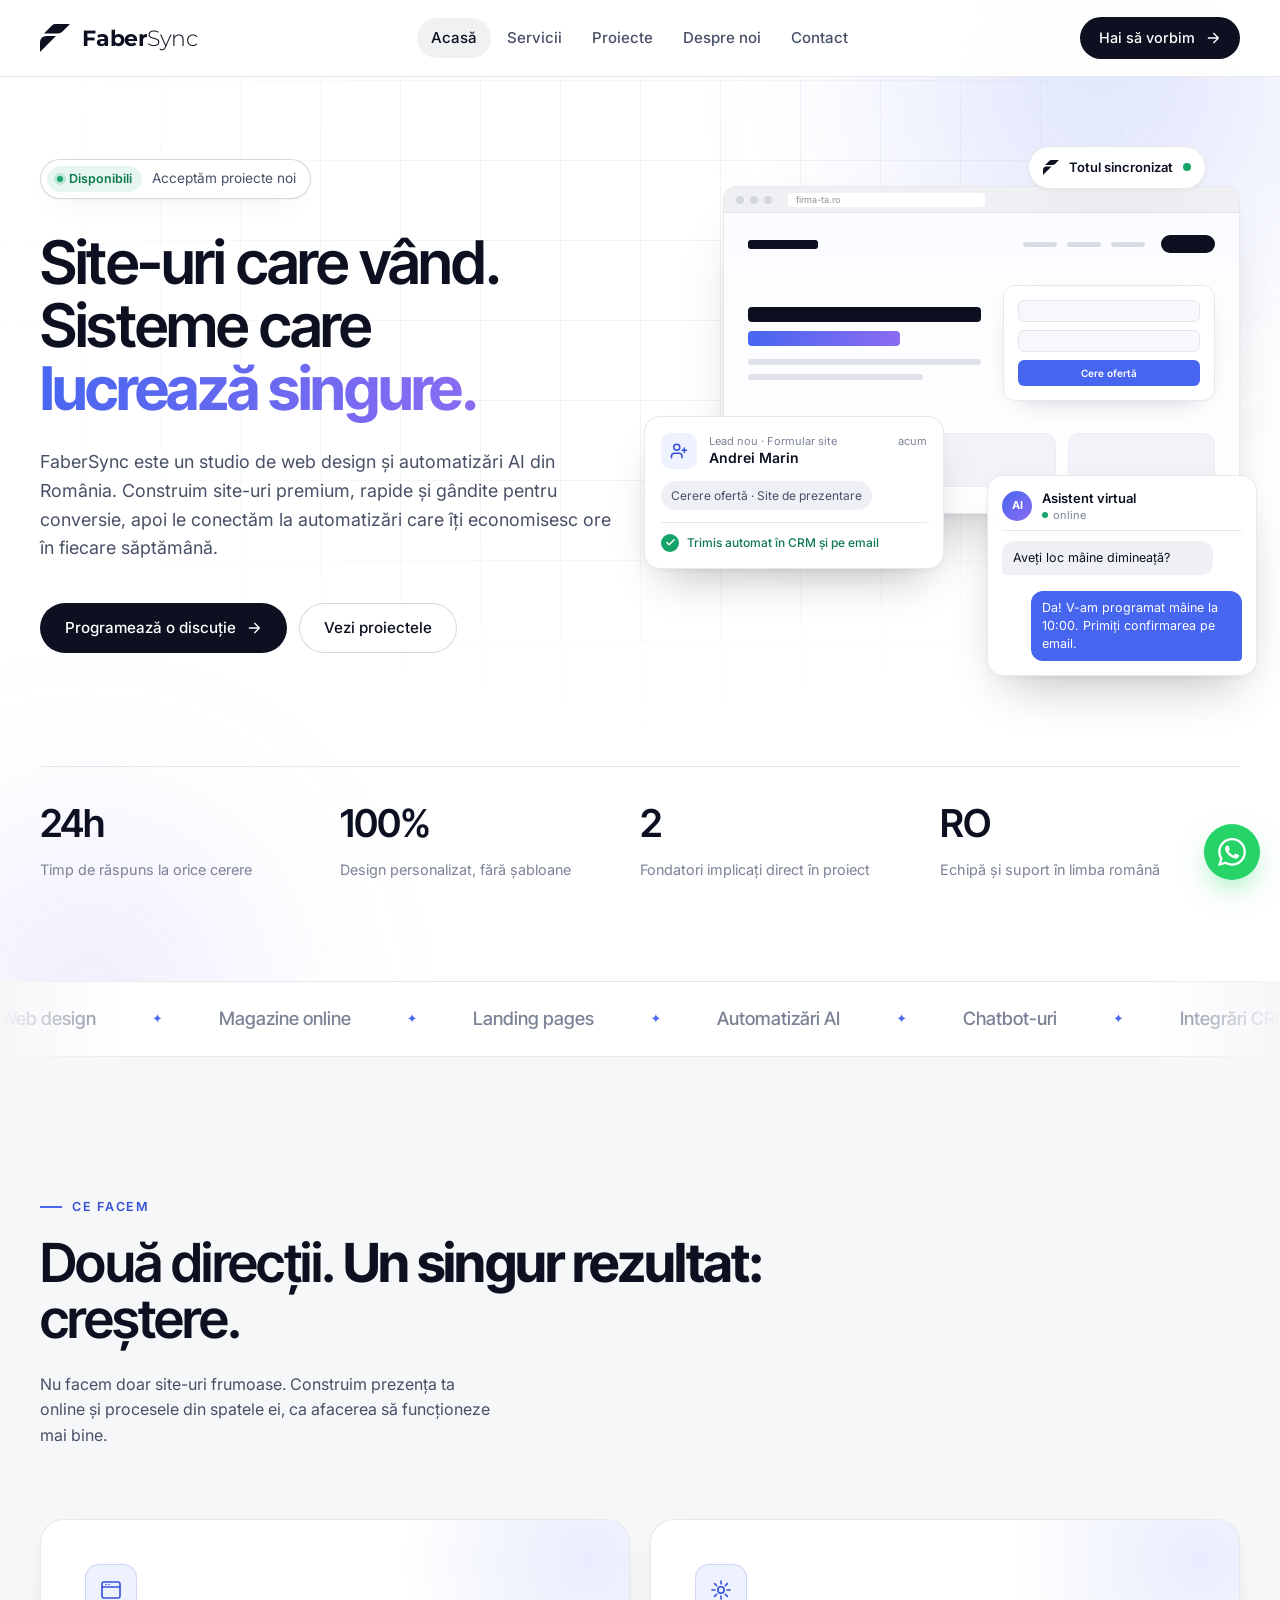
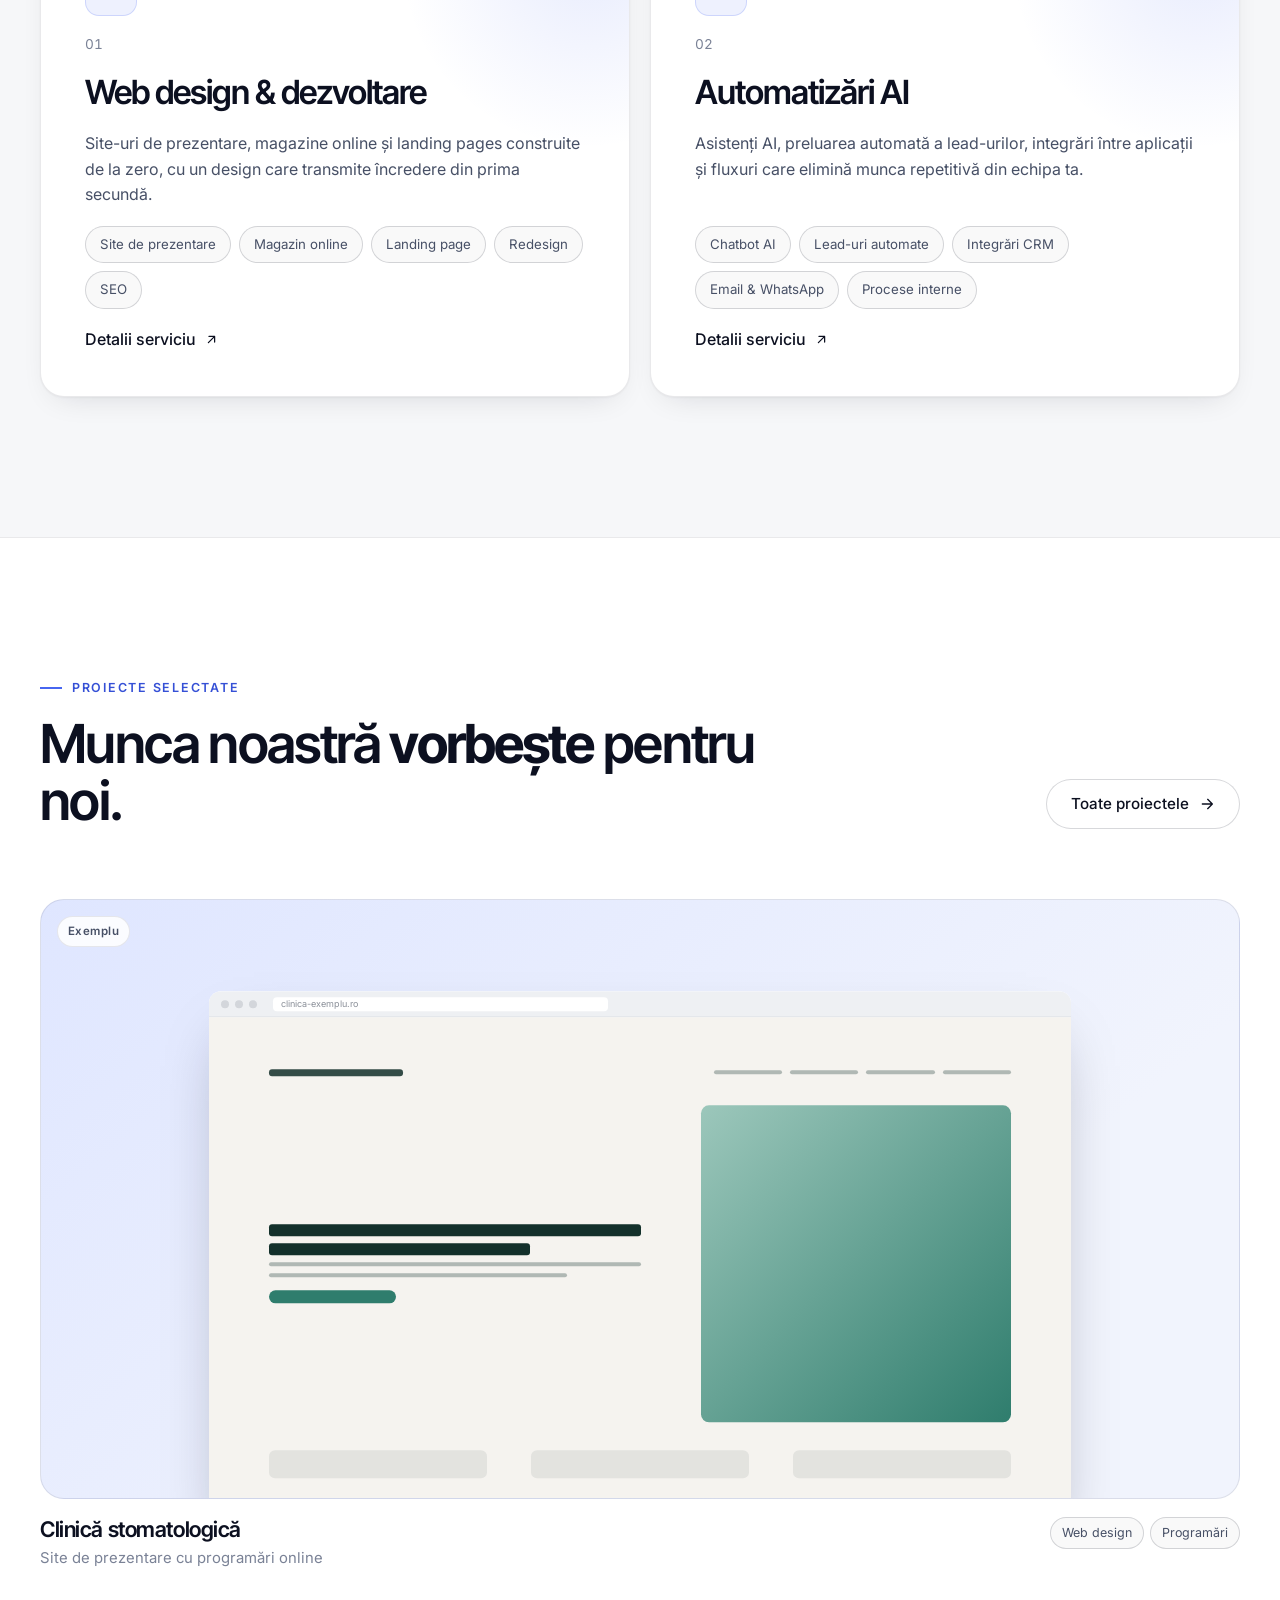
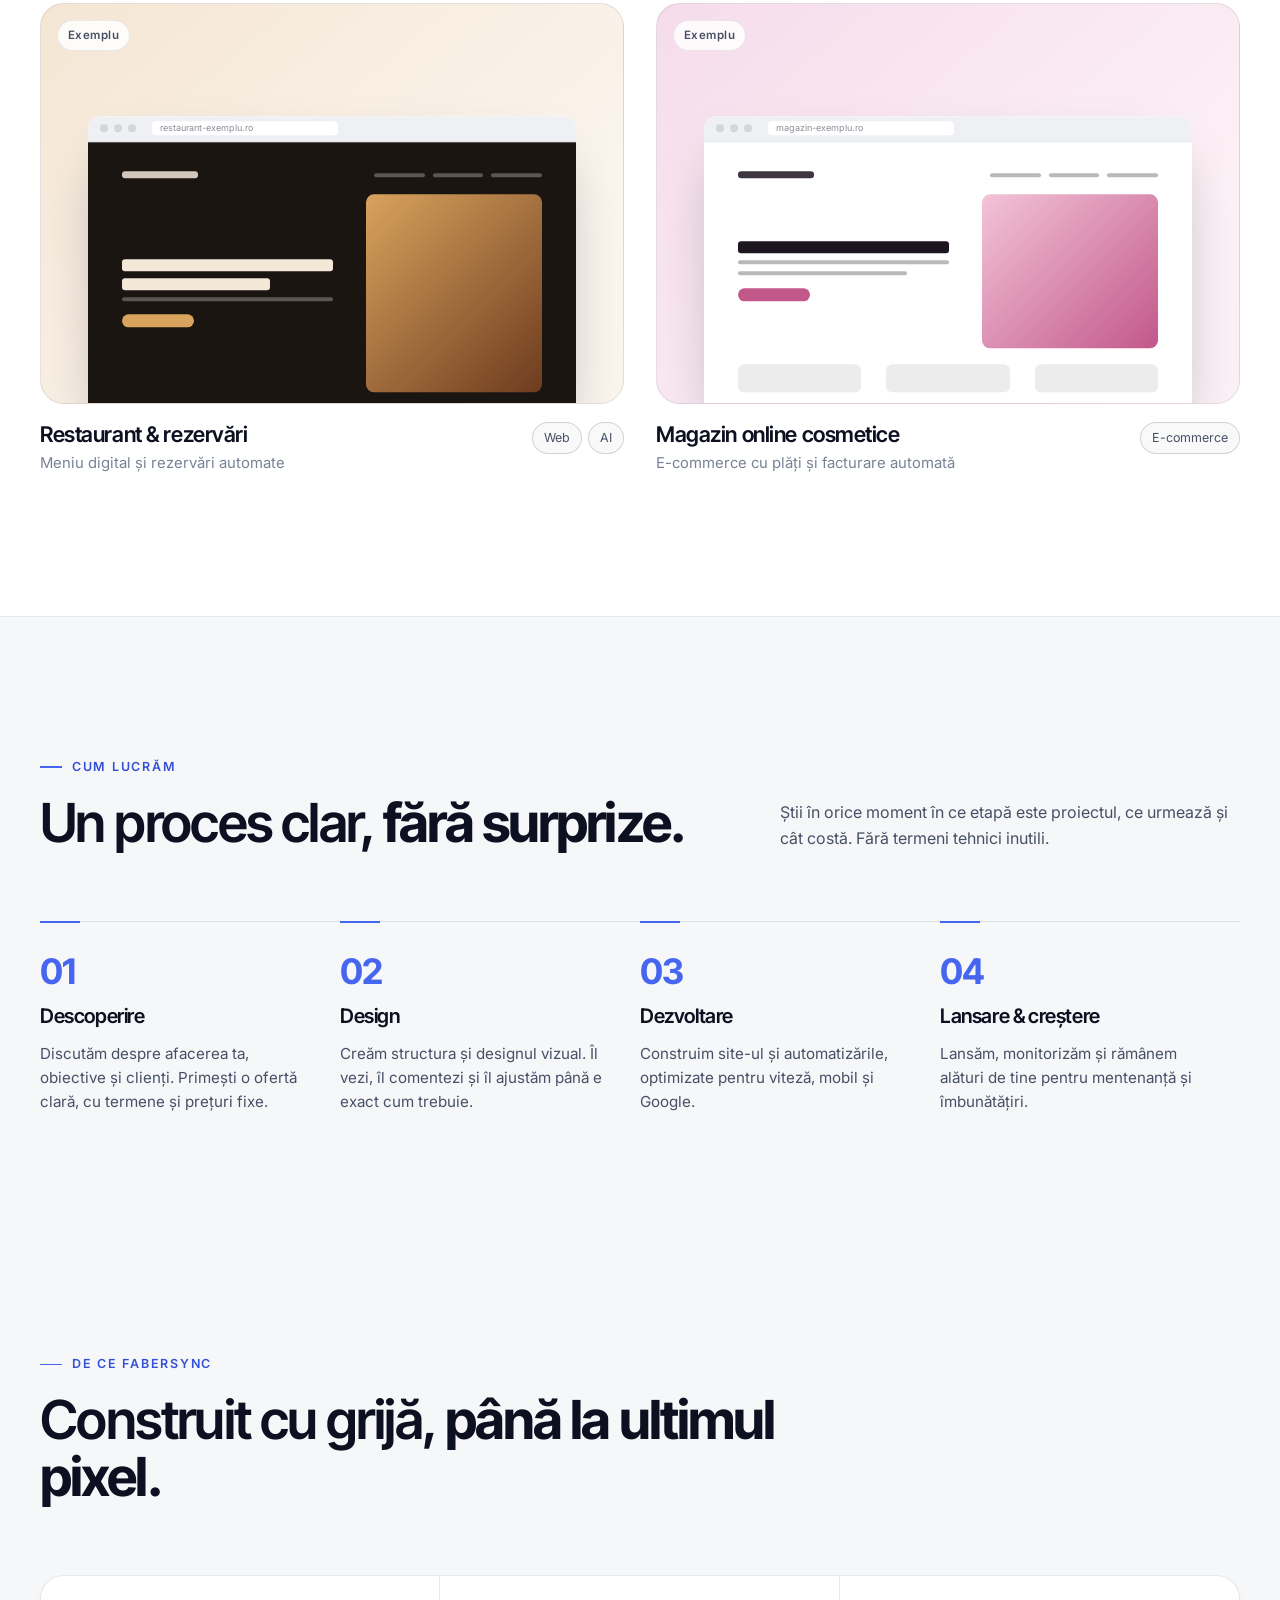
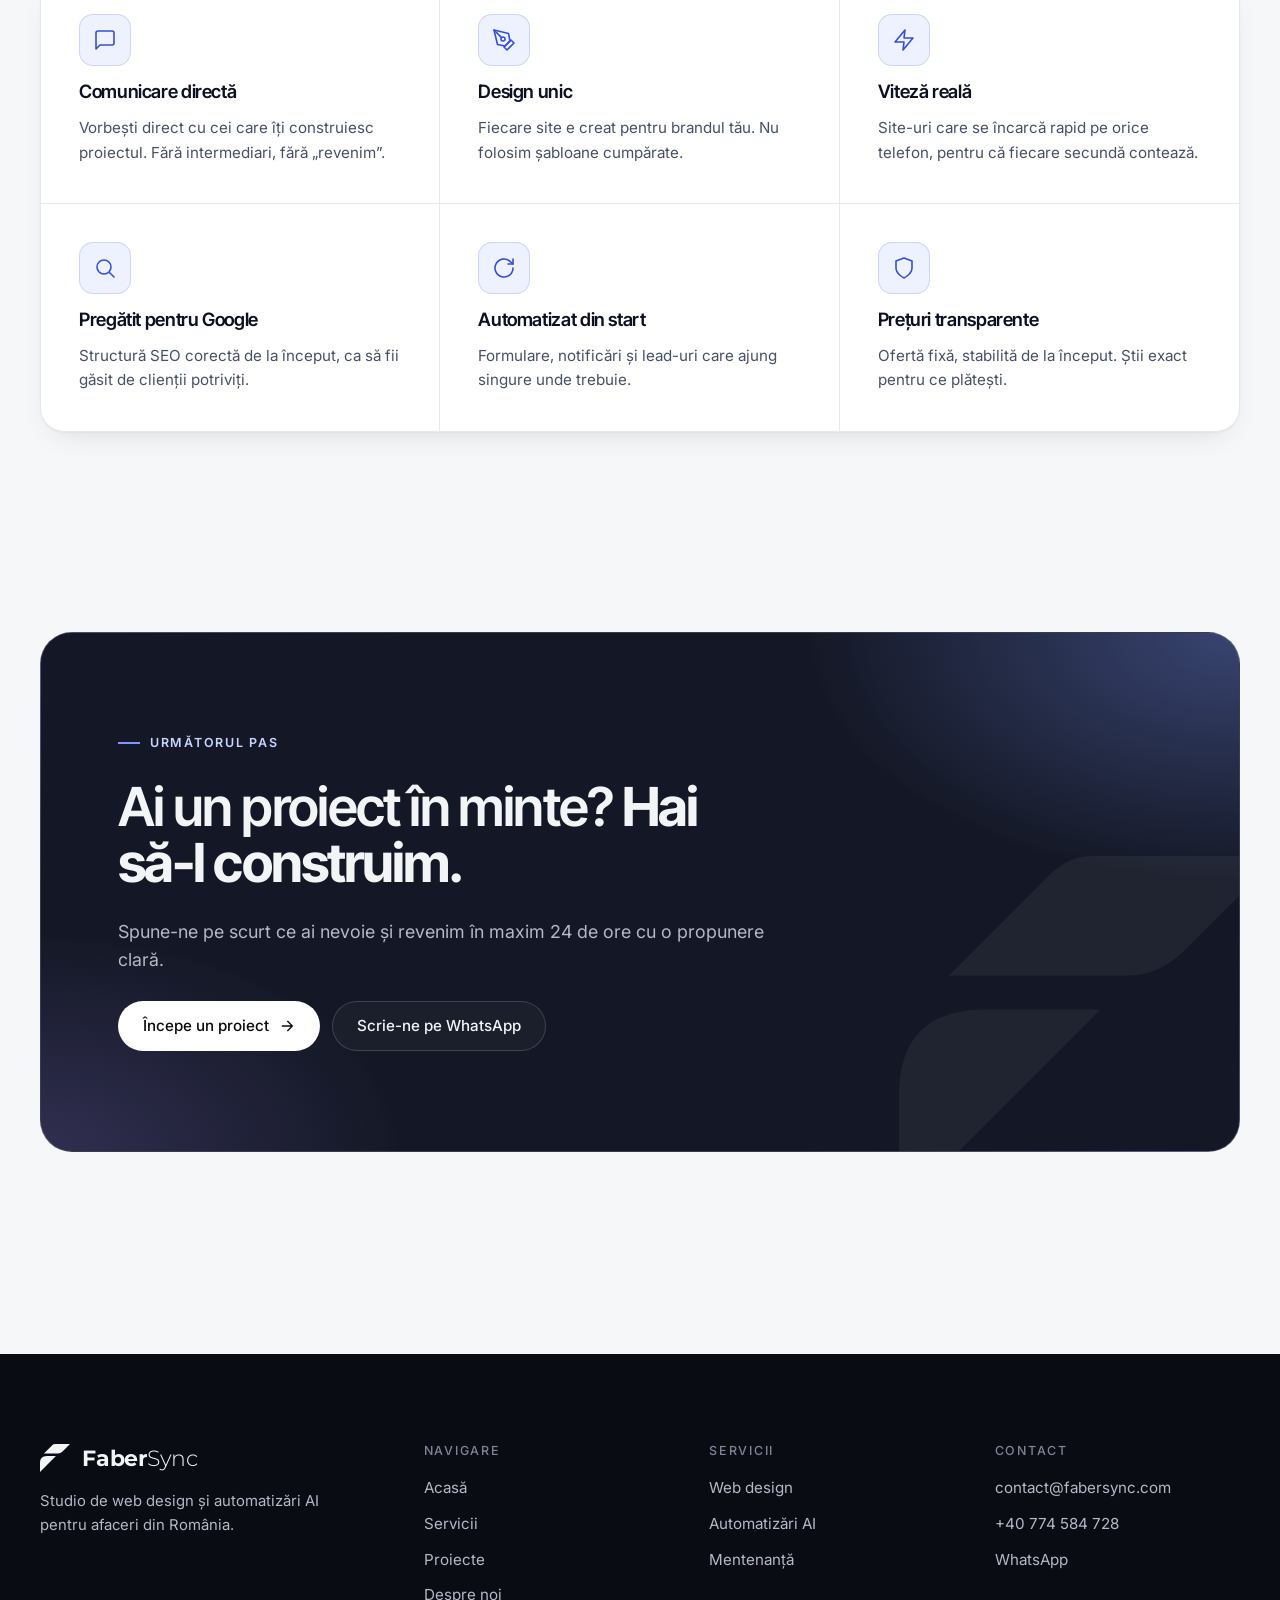
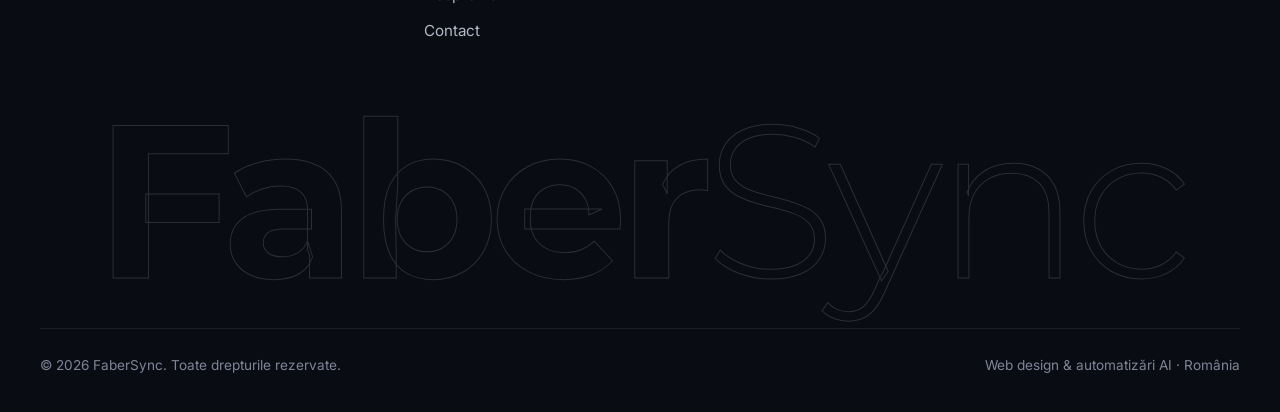
<file: index.html>
<!doctype html>
<html lang="ro">
<head>
  <meta charset="utf-8">
  <meta name="viewport" content="width=device-width, initial-scale=1">
  <title>FaberSync — Web design & automatizări AI în România</title>
  <meta name="description" content="FaberSync creează site-uri premium și automatizări AI pentru afaceri din România. Design personalizat, performanță și sisteme care lucrează pentru tine.">
  <meta property="og:title" content="FaberSync — Web design & automatizări AI">
  <meta property="og:description" content="Site-uri premium și automatizări AI pentru afaceri din România.">
  <meta property="og:url" content="https://fabersync.com/">
  <meta name="theme-color" content="#ffffff">
  <link rel="icon" href="assets/img/favicon.svg" type="image/svg+xml">
  <link rel="preconnect" href="https://fonts.googleapis.com">
  <link rel="preconnect" href="https://fonts.gstatic.com" crossorigin>
  <link href="https://fonts.googleapis.com/css2?family=Inter+Tight:wght@500;600;700&family=Inter:wght@400;500;600&family=Montserrat:wght@300;700&display=swap" rel="stylesheet">
  <link rel="stylesheet" href="assets/css/styles.css?v=9">
</head>
<body>

  <header class="site-header">
    <div class="container nav">
      <a href="index.html" class="logo" aria-label="FaberSync — Acasă">
        <svg class="logo-symbol" viewBox="0 0 213 199" aria-hidden="true"><path fill="currentColor" d="M28 67 L85 10 Q95 0 109 0 L213 0 L160 53 Q146 67 128 67 Z"/><path fill="currentColor" d="M113 86 L48 86 Q0 86 0 134 L0 199 Z"/></svg>
        <span class="logo-word"><b>Faber</b><span>Sync</span></span>
      </a>
      <nav aria-label="Navigare principală">
        <ul class="nav-links">
          <li><a href="index.html" aria-current="page">Acasă</a></li>
          <li><a href="servicii.html">Servicii</a></li>
          <li><a href="proiecte.html">Proiecte</a></li>
          <li><a href="despre.html">Despre noi</a></li>
          <li><a href="contact.html">Contact</a></li>
        </ul>
      </nav>
      <div class="nav-cta">
        <a href="contact.html" class="btn btn-primary btn-sm">Hai să vorbim
          <svg viewBox="0 0 24 24" fill="none" stroke="currentColor" stroke-width="2" stroke-linecap="round" stroke-linejoin="round"><path d="M5 12h14M13 5l7 7-7 7"/></svg>
        </a>
        <button class="menu-toggle" aria-label="Deschide meniul" aria-expanded="false"><span></span><span></span></button>
      </div>
    </div>
  </header>

  <div class="mobile-menu">
    <a class="m-link" href="index.html" aria-current="page">Acasă</a>
    <a class="m-link" href="servicii.html">Servicii</a>
    <a class="m-link" href="proiecte.html">Proiecte</a>
    <a class="m-link" href="despre.html">Despre noi</a>
    <a class="m-link" href="contact.html">Contact</a>
    <div class="m-contact">
      <a href="mailto:contact@fabersync.com">contact@fabersync.com</a>
      <a href="tel:+40774584728">+40 774 584 728</a>
    </div>
  </div>

  <main>

    <!-- HERO -->
    <section class="hero">
      <div class="hero-bg"><div class="grid-lines"></div><div class="glow g1"></div><div class="glow g2"></div></div>
      <div class="container">
        <div class="hero-grid">
        <div class="hero-copy">
        <div class="hero-badge reveal"><span class="dot">Disponibili</span> Acceptăm proiecte noi</div>
        <h1 class="reveal d1">Site-uri care vând. Sisteme care <span class="serif grad">lucrează singure.</span></h1>
        <p class="lead reveal d2">FaberSync este un studio de web design și automatizări AI din România. Construim site-uri premium, rapide și gândite pentru conversie, apoi le conectăm la automatizări care îți economisesc ore în fiecare săptămână.</p>
        <div class="hero-actions reveal d3">
          <a href="contact.html" class="btn btn-primary">Programează o discuție
            <svg viewBox="0 0 24 24" fill="none" stroke="currentColor" stroke-width="2" stroke-linecap="round" stroke-linejoin="round"><path d="M5 12h14M13 5l7 7-7 7"/></svg>
          </a>
          <a href="proiecte.html" class="btn btn-ghost">Vezi proiectele</a>
        </div>
        </div>

        <!-- Ilustrație: site + automatizări în timp real -->
        <div class="hero-visual" aria-hidden="true">
          <div class="hv-browser">
            <div class="browser-bar"><i></i><i></i><i></i><em class="url">firma-ta.ro</em></div>
            <div class="hv-site">
              <div class="hv-nav"><b></b><span><i></i><i></i><i></i></span><em></em></div>
              <div class="hv-hero">
                <div class="hv-lines"><div class="t"></div><div class="t s"></div><div class="p"></div><div class="p s"></div></div>
                <div class="hv-form">
                  <div class="hv-input"></div>
                  <div class="hv-input"></div>
                  <div class="hv-btn">Cere ofertă</div>
                </div>
              </div>
              <div class="hv-cards"><i></i><i></i><i></i></div>
            </div>
          </div>

          <div class="hv-card hv-lead">
            <div class="hv-card-head">
              <span class="hv-ico">
                <svg viewBox="0 0 24 24" fill="none" stroke="currentColor" stroke-width="2" stroke-linecap="round" stroke-linejoin="round"><path d="M16 21v-2a4 4 0 0 0-4-4H6a4 4 0 0 0-4 4v2"/><circle cx="9" cy="7" r="4"/><path d="M19 8v6M22 11h-6"/></svg>
              </span>
              <div><small>Lead nou · Formular site</small><strong data-lead-name>Andrei Marin</strong></div>
              <em data-lead-time>acum</em>
            </div>
            <div class="hv-lead-row"><span data-lead-need>Cerere ofertă · Site de prezentare</span></div>
            <div class="hv-status"><span class="hv-check"><svg viewBox="0 0 24 24" fill="none" stroke="currentColor" stroke-width="3" stroke-linecap="round" stroke-linejoin="round"><path d="M20 6L9 17l-5-5"/></svg></span> Trimis automat în CRM și pe email</div>
          </div>

          <div class="hv-card hv-chat">
            <div class="hv-chat-head"><span class="hv-ai">AI</span><div><strong>Asistent virtual</strong><small><i></i> online</small></div></div>
            <div class="hv-msg them">Aveți loc mâine dimineață?</div>
            <div class="hv-typing"><i></i><i></i><i></i></div>
            <div class="hv-msg me">Da! V-am programat mâine la 10:00. Primiți confirmarea pe email.</div>
          </div>

          <div class="hv-card hv-sync">
            <svg viewBox="0 0 213 199"><path fill="currentColor" d="M28 67 L85 10 Q95 0 109 0 L213 0 L160 53 Q146 67 128 67 Z"/><path fill="currentColor" d="M113 86 L48 86 Q0 86 0 134 L0 199 Z"/></svg>
            <span>Totul sincronizat</span><i></i>
          </div>
        </div>
        </div>

        <div class="hero-meta reveal">
          <div><strong>24h</strong><span>Timp de răspuns la orice cerere</span></div>
          <div><strong>100%</strong><span>Design personalizat, fără șabloane</span></div>
          <div><strong>2</strong><span>Fondatori implicați direct în proiect</span></div>
          <div><strong>RO</strong><span>Echipă și suport în limba română</span></div>
        </div>
      </div>
    </section>

    <div class="marquee" aria-hidden="true">
      <div class="marquee-track">
        <span>Web design</span><span>Magazine online</span><span>Landing pages</span><span>Automatizări AI</span><span>Chatbot-uri</span><span>Integrări CRM</span><span>SEO tehnic</span><span>Mentenanță</span>
        <span>Web design</span><span>Magazine online</span><span>Landing pages</span><span>Automatizări AI</span><span>Chatbot-uri</span><span>Integrări CRM</span><span>SEO tehnic</span><span>Mentenanță</span>
      </div>
    </div>

    <!-- SERVICII -->
    <section class="section">
      <div class="container">
        <div class="section-head">
          <div class="titles">
            <span class="eyebrow reveal">Ce facem</span>
            <h2 class="reveal d1">Două direcții. <span class="serif">Un singur rezultat:</span> creștere.</h2>
          </div>
          <p class="reveal d2">Nu facem doar site-uri frumoase. Construim prezența ta online și procesele din spatele ei, ca afacerea să funcționeze mai bine.</p>
        </div>

        <div class="services-grid">
          <article class="service-card reveal">
            <div class="icon-box">
              <svg viewBox="0 0 24 24" fill="none" stroke="currentColor" stroke-width="1.6" stroke-linecap="round" stroke-linejoin="round"><rect x="3" y="4" width="18" height="16" rx="2"/><path d="M3 9h18M7 6.5h.01M10 6.5h.01"/></svg>
            </div>
            <span class="num">01</span>
            <h3>Web design &amp; dezvoltare</h3>
            <p>Site-uri de prezentare, magazine online și landing pages construite de la zero, cu un design care transmite încredere din prima secundă.</p>
            <ul>
              <li class="chip">Site de prezentare</li>
              <li class="chip">Magazin online</li>
              <li class="chip">Landing page</li>
              <li class="chip">Redesign</li>
              <li class="chip">SEO</li>
            </ul>
            <a href="servicii.html#web" class="link-arrow">Detalii serviciu
              <svg viewBox="0 0 24 24" fill="none" stroke="currentColor" stroke-width="2" stroke-linecap="round" stroke-linejoin="round"><path d="M7 17L17 7M8 7h9v9"/></svg>
            </a>
          </article>

          <article class="service-card reveal d1">
            <div class="icon-box">
              <svg viewBox="0 0 24 24" fill="none" stroke="currentColor" stroke-width="1.6" stroke-linecap="round" stroke-linejoin="round"><path d="M12 3v3M12 18v3M3 12h3M18 12h3M5.6 5.6l2.1 2.1M16.3 16.3l2.1 2.1M5.6 18.4l2.1-2.1M16.3 7.7l2.1-2.1"/><circle cx="12" cy="12" r="3.2"/></svg>
            </div>
            <span class="num">02</span>
            <h3>Automatizări AI</h3>
            <p>Asistenți AI, preluarea automată a lead-urilor, integrări între aplicații și fluxuri care elimină munca repetitivă din echipa ta.</p>
            <ul>
              <li class="chip">Chatbot AI</li>
              <li class="chip">Lead-uri automate</li>
              <li class="chip">Integrări CRM</li>
              <li class="chip">Email &amp; WhatsApp</li>
              <li class="chip">Procese interne</li>
            </ul>
            <a href="servicii.html#ai" class="link-arrow">Detalii serviciu
              <svg viewBox="0 0 24 24" fill="none" stroke="currentColor" stroke-width="2" stroke-linecap="round" stroke-linejoin="round"><path d="M7 17L17 7M8 7h9v9"/></svg>
            </a>
          </article>
        </div>
      </div>
    </section>

    <!-- PROIECTE -->
    <section class="section section-alt">
      <div class="container">
        <div class="section-head">
          <div class="titles">
            <span class="eyebrow reveal">Proiecte selectate</span>
            <h2 class="reveal d1">Munca noastră <span class="serif">vorbește</span> pentru noi.</h2>
          </div>
          <a href="proiecte.html" class="btn btn-ghost reveal d2">Toate proiectele
            <svg viewBox="0 0 24 24" fill="none" stroke="currentColor" stroke-width="2" stroke-linecap="round" stroke-linejoin="round"><path d="M5 12h14M13 5l7 7-7 7"/></svg>
          </a>
        </div>

        <div class="projects-grid">
          <article class="project wide reveal">
            <a href="proiecte.html" class="project-media" style="--p-bg: linear-gradient(140deg, #dfe6ff 0%, #f1f4fd 70%);">
              <span class="placeholder-tag">Exemplu</span>
              <div class="browser">
                <div class="browser-bar"><i></i><i></i><i></i><em class="url">clinica-exemplu.ro</em></div>
                <div class="browser-body" style="--m-bg:#f5f3ef; --m-ink:#13302b; --m-acc:#2f7d6d; --m-img:linear-gradient(135deg,#9cc7bb,#2f7d6d);">
                  <div class="mk-nav"><b></b><span><i></i><i></i><i></i><i></i></span></div>
                  <div class="mk-hero"><div class="mk-text"><div class="t"></div><div class="t s"></div><div class="p"></div><div class="p s"></div><div class="b"></div></div><div class="mk-img"></div></div>
                  <div class="mk-row"><i></i><i></i><i></i></div>
                </div>
              </div>
            </a>
            <div class="project-info">
              <div><h3>Clinică stomatologică</h3><p>Site de prezentare cu programări online</p></div>
              <div class="project-tags"><span class="chip">Web design</span><span class="chip">Programări</span></div>
            </div>
          </article>

          <article class="project reveal">
            <a href="proiecte.html" class="project-media" style="--p-bg: linear-gradient(140deg, #f5e6d4 0%, #fbf5ee 75%);">
              <span class="placeholder-tag">Exemplu</span>
              <div class="browser">
                <div class="browser-bar"><i></i><i></i><i></i><em class="url">restaurant-exemplu.ro</em></div>
                <div class="browser-body" style="--m-bg:#1b1512; --m-ink:#f3e7d8; --m-acc:#d8a35d; --m-img:linear-gradient(135deg,#d8a35d,#6e3b1f);">
                  <div class="mk-nav"><b></b><span><i></i><i></i><i></i></span></div>
                  <div class="mk-hero"><div class="mk-text"><div class="t"></div><div class="t s"></div><div class="p"></div><div class="b"></div></div><div class="mk-img"></div></div>
                </div>
              </div>
            </a>
            <div class="project-info">
              <div><h3>Restaurant &amp; rezervări</h3><p>Meniu digital și rezervări automate</p></div>
              <div class="project-tags"><span class="chip">Web</span><span class="chip">AI</span></div>
            </div>
          </article>

          <article class="project reveal d1">
            <a href="proiecte.html" class="project-media" style="--p-bg: linear-gradient(140deg, #f6dceb 0%, #fcf1f6 75%);">
              <span class="placeholder-tag">Exemplu</span>
              <div class="browser">
                <div class="browser-bar"><i></i><i></i><i></i><em class="url">magazin-exemplu.ro</em></div>
                <div class="browser-body" style="--m-bg:#fff; --m-ink:#1d1520; --m-acc:#c2588a; --m-img:linear-gradient(135deg,#f3c4d8,#c2588a);">
                  <div class="mk-nav"><b></b><span><i></i><i></i><i></i></span></div>
                  <div class="mk-hero"><div class="mk-text"><div class="t"></div><div class="p"></div><div class="p s"></div><div class="b"></div></div><div class="mk-img"></div></div>
                  <div class="mk-row"><i></i><i></i><i></i></div>
                </div>
              </div>
            </a>
            <div class="project-info">
              <div><h3>Magazin online cosmetice</h3><p>E-commerce cu plăți și facturare automată</p></div>
              <div class="project-tags"><span class="chip">E-commerce</span></div>
            </div>
          </article>
        </div>
      </div>
    </section>

    <!-- PROCES -->
    <section class="section">
      <div class="container">
        <div class="section-head">
          <div class="titles">
            <span class="eyebrow reveal">Cum lucrăm</span>
            <h2 class="reveal d1">Un proces clar, <span class="serif">fără surprize.</span></h2>
          </div>
          <p class="reveal d2">Știi în orice moment în ce etapă este proiectul, ce urmează și cât costă. Fără termeni tehnici inutili.</p>
        </div>
        <div class="process">
          <div class="step reveal"><span class="n">01</span><h3>Descoperire</h3><p>Discutăm despre afacerea ta, obiective și clienți. Primești o ofertă clară, cu termene și prețuri fixe.</p></div>
          <div class="step reveal d1"><span class="n">02</span><h3>Design</h3><p>Creăm structura și designul vizual. Îl vezi, îl comentezi și îl ajustăm până e exact cum trebuie.</p></div>
          <div class="step reveal d2"><span class="n">03</span><h3>Dezvoltare</h3><p>Construim site-ul și automatizările, optimizate pentru viteză, mobil și Google.</p></div>
          <div class="step reveal d3"><span class="n">04</span><h3>Lansare &amp; creștere</h3><p>Lansăm, monitorizăm și rămânem alături de tine pentru mentenanță și îmbunătățiri.</p></div>
        </div>
      </div>
    </section>

    <!-- DE CE NOI -->
    <section class="section-tight">
      <div class="container">
        <div class="section-head">
          <div class="titles">
            <span class="eyebrow reveal">De ce FaberSync</span>
            <h2 class="reveal d1">Construit cu grijă, <span class="serif">până la ultimul pixel.</span></h2>
          </div>
        </div>
        <div class="feature-grid reveal">
          <div class="feature">
            <div class="icon-box"><svg viewBox="0 0 24 24" fill="none" stroke="currentColor" stroke-width="1.6" stroke-linecap="round" stroke-linejoin="round"><path d="M21 15a2 2 0 0 1-2 2H7l-4 4V5a2 2 0 0 1 2-2h14a2 2 0 0 1 2 2z"/></svg></div>
            <h3>Comunicare directă</h3><p>Vorbești direct cu cei care îți construiesc proiectul. Fără intermediari, fără „revenim”.</p>
          </div>
          <div class="feature">
            <div class="icon-box"><svg viewBox="0 0 24 24" fill="none" stroke="currentColor" stroke-width="1.6" stroke-linecap="round" stroke-linejoin="round"><path d="M12 19l7-7 3 3-7 7-3-3z"/><path d="M18 13l-1.5-7.5L2 2l3.5 14.5L13 18l5-5z"/><path d="M2 2l7.6 7.6"/><circle cx="11" cy="11" r="2"/></svg></div>
            <h3>Design unic</h3><p>Fiecare site e creat pentru brandul tău. Nu folosim șabloane cumpărate.</p>
          </div>
          <div class="feature">
            <div class="icon-box"><svg viewBox="0 0 24 24" fill="none" stroke="currentColor" stroke-width="1.6" stroke-linecap="round" stroke-linejoin="round"><path d="M13 2L3 14h9l-1 8 10-12h-9l1-8z"/></svg></div>
            <h3>Viteză reală</h3><p>Site-uri care se încarcă rapid pe orice telefon, pentru că fiecare secundă contează.</p>
          </div>
          <div class="feature">
            <div class="icon-box"><svg viewBox="0 0 24 24" fill="none" stroke="currentColor" stroke-width="1.6" stroke-linecap="round" stroke-linejoin="round"><circle cx="11" cy="11" r="7"/><path d="M21 21l-4.3-4.3"/></svg></div>
            <h3>Pregătit pentru Google</h3><p>Structură SEO corectă de la început, ca să fii găsit de clienții potriviți.</p>
          </div>
          <div class="feature">
            <div class="icon-box"><svg viewBox="0 0 24 24" fill="none" stroke="currentColor" stroke-width="1.6" stroke-linecap="round" stroke-linejoin="round"><path d="M21 12a9 9 0 1 1-3-6.7L21 8"/><path d="M21 3v5h-5"/></svg></div>
            <h3>Automatizat din start</h3><p>Formulare, notificări și lead-uri care ajung singure unde trebuie.</p>
          </div>
          <div class="feature">
            <div class="icon-box"><svg viewBox="0 0 24 24" fill="none" stroke="currentColor" stroke-width="1.6" stroke-linecap="round" stroke-linejoin="round"><path d="M12 22s8-4 8-10V5l-8-3-8 3v7c0 6 8 10 8 10z"/></svg></div>
            <h3>Prețuri transparente</h3><p>Ofertă fixă, stabilită de la început. Știi exact pentru ce plătești.</p>
          </div>
        </div>
      </div>
    </section>

    <!-- CTA -->
    <section class="section-tight">
      <div class="container">
        <div class="cta theme-dark reveal">
          <svg class="cta-symbol" viewBox="0 0 213 199" aria-hidden="true"><path fill="currentColor" d="M28 67 L85 10 Q95 0 109 0 L213 0 L160 53 Q146 67 128 67 Z"/><path fill="currentColor" d="M113 86 L48 86 Q0 86 0 134 L0 199 Z"/></svg>
          <span class="eyebrow">Următorul pas</span>
          <h2>Ai un proiect în minte? <span class="serif">Hai să-l construim.</span></h2>
          <p class="lead">Spune-ne pe scurt ce ai nevoie și revenim în maxim 24 de ore cu o propunere clară.</p>
          <div class="cta-actions">
            <a href="contact.html" class="btn btn-primary">Începe un proiect
              <svg viewBox="0 0 24 24" fill="none" stroke="currentColor" stroke-width="2" stroke-linecap="round" stroke-linejoin="round"><path d="M5 12h14M13 5l7 7-7 7"/></svg>
            </a>
            <a href="https://wa.me/40774584728" class="btn btn-ghost" target="_blank" rel="noopener">Scrie-ne pe WhatsApp</a>
          </div>
        </div>
      </div>
    </section>

  </main>

  <footer class="site-footer theme-dark">
    <div class="container">
      <div class="footer-top">
        <div class="footer-brand">
          <a href="index.html" class="logo" aria-label="FaberSync — Acasă">
            <svg class="logo-symbol" viewBox="0 0 213 199" aria-hidden="true"><path fill="currentColor" d="M28 67 L85 10 Q95 0 109 0 L213 0 L160 53 Q146 67 128 67 Z"/><path fill="currentColor" d="M113 86 L48 86 Q0 86 0 134 L0 199 Z"/></svg>
            <span class="logo-word"><b>Faber</b><span>Sync</span></span>
          </a>
          <p>Studio de web design și automatizări AI pentru afaceri din România.</p>
        </div>
        <div class="footer-col">
          <h4>Navigare</h4>
          <ul>
            <li><a href="index.html">Acasă</a></li>
            <li><a href="servicii.html">Servicii</a></li>
            <li><a href="proiecte.html">Proiecte</a></li>
            <li><a href="despre.html">Despre noi</a></li>
            <li><a href="contact.html">Contact</a></li>
          </ul>
        </div>
        <div class="footer-col">
          <h4>Servicii</h4>
          <ul>
            <li><a href="servicii.html#web">Web design</a></li>
            <li><a href="servicii.html#ai">Automatizări AI</a></li>
            <li><a href="servicii.html#mentenanta">Mentenanță</a></li>
          </ul>
        </div>
        <div class="footer-col">
          <h4>Contact</h4>
          <ul>
            <li><a href="mailto:contact@fabersync.com">contact@fabersync.com</a></li>
            <li><a href="tel:+40774584728">+40 774 584 728</a></li>
            <li><a href="https://wa.me/40774584728" target="_blank" rel="noopener">WhatsApp</a></li>
          </ul>
        </div>
      </div>
      <div class="footer-word" aria-hidden="true"><b>Faber</b><span>Sync</span></div>
      <div class="footer-bottom">
        <span>© <span data-year>2026</span> FaberSync. Toate drepturile rezervate.</span>
        <span>Web design &amp; automatizări AI · România</span>
      </div>
    </div>
  </footer>

  <a href="https://wa.me/40774584728" class="wa-float" target="_blank" rel="noopener" aria-label="Scrie-ne pe WhatsApp">
    <svg viewBox="0 0 24 24" fill="currentColor" aria-hidden="true"><path d="M17.472 14.382c-.297-.149-1.758-.867-2.03-.967-.273-.099-.471-.148-.67.15-.197.297-.767.966-.94 1.164-.173.199-.347.223-.644.075-.297-.15-1.255-.463-2.39-1.475-.883-.788-1.48-1.761-1.653-2.059-.173-.297-.018-.458.13-.606.134-.133.298-.347.446-.52.149-.174.198-.298.298-.497.099-.198.05-.371-.025-.52-.075-.149-.669-1.612-.916-2.207-.242-.579-.487-.5-.669-.51-.173-.008-.371-.01-.57-.01-.198 0-.52.074-.792.372-.272.297-1.04 1.016-1.04 2.479 0 1.462 1.065 2.875 1.213 3.074.149.198 2.096 3.2 5.077 4.487.709.306 1.262.489 1.694.625.712.227 1.36.195 1.871.118.571-.085 1.758-.719 2.006-1.413.248-.694.248-1.289.173-1.413-.074-.124-.272-.198-.57-.347m-5.421 7.403h-.004a9.87 9.87 0 01-5.031-1.378l-.361-.214-3.741.982.998-3.648-.235-.374a9.86 9.86 0 01-1.51-5.26c.001-5.45 4.436-9.884 9.888-9.884 2.64 0 5.122 1.03 6.988 2.898a9.825 9.825 0 012.893 6.994c-.003 5.45-4.437 9.884-9.885 9.884m8.413-18.297A11.815 11.815 0 0012.05 0C5.495 0 .16 5.335.157 11.892c0 2.096.547 4.142 1.588 5.945L.057 24l6.305-1.654a11.882 11.882 0 005.683 1.448h.005c6.554 0 11.89-5.335 11.893-11.893a11.821 11.821 0 00-3.48-8.413z"/></svg>
  </a>

  <script src="assets/js/main.js?v=9"></script>
</body>
</html>
</file>
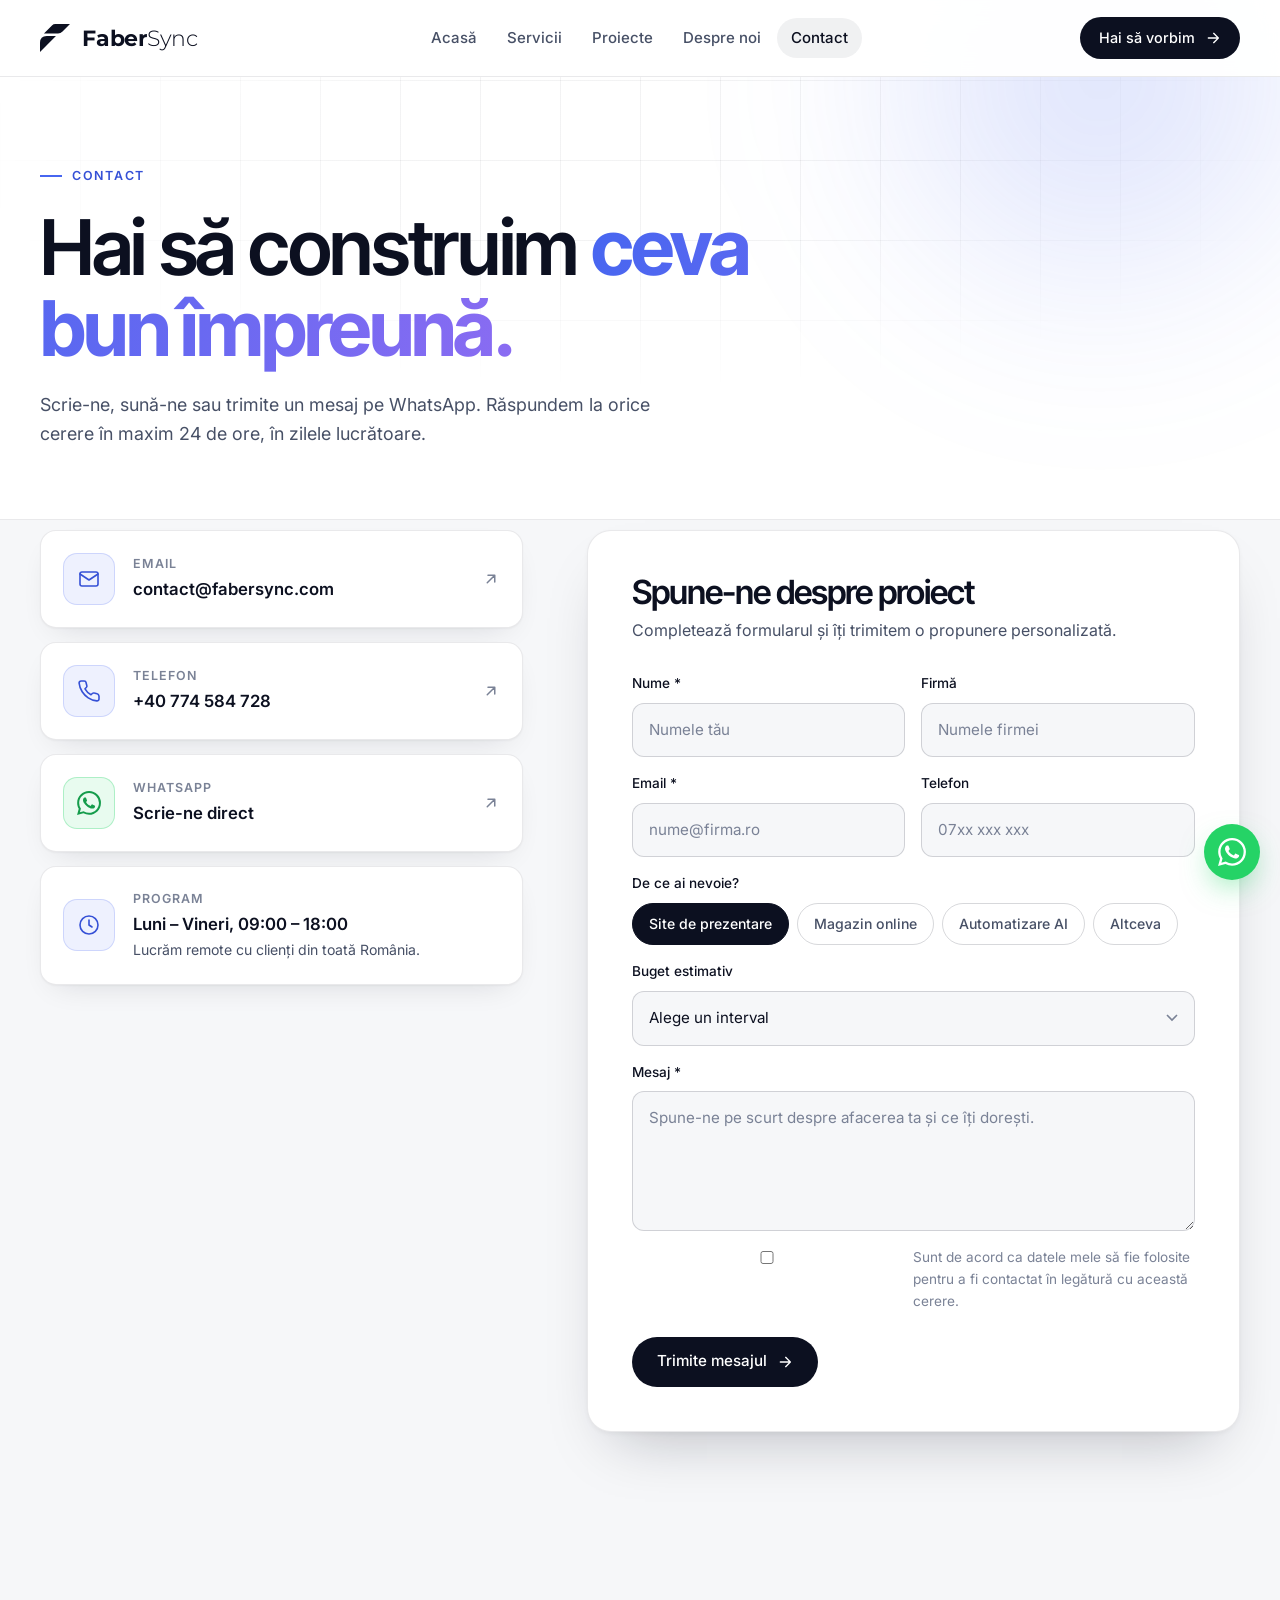
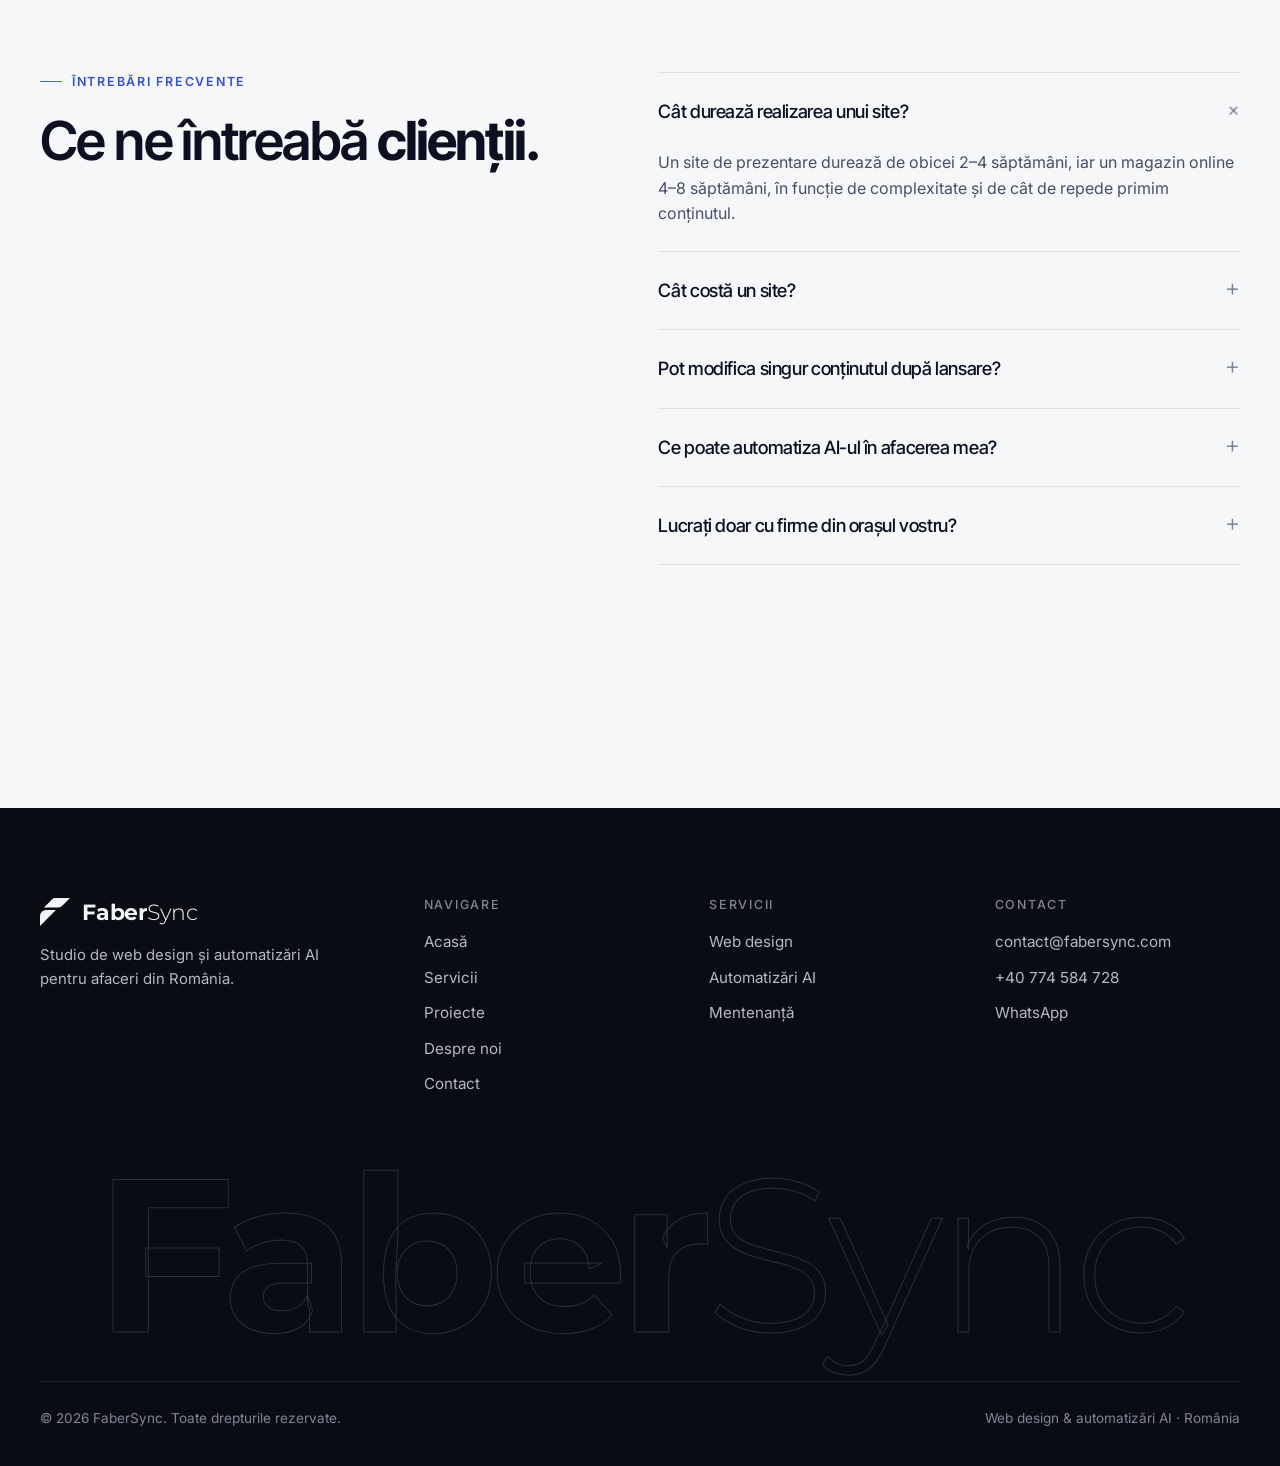
<file: contact.html>
<!doctype html>
<html lang="ro">
<head>
  <meta charset="utf-8">
  <meta name="viewport" content="width=device-width, initial-scale=1">
  <title>Contact | FaberSync</title>
  <meta name="description" content="Contactează FaberSync: contact@fabersync.com, +40 774 584 728 sau WhatsApp. Răspundem în maxim 24 de ore.">
  <meta property="og:title" content="Contact | FaberSync">
  <meta property="og:description" content="Contactează FaberSync: contact@fabersync.com, +40 774 584 728 sau WhatsApp. Răspundem în maxim 24 de ore.">
  <meta property="og:url" content="https://fabersync.com/contact.html">
  <meta name="theme-color" content="#ffffff">
  <link rel="icon" href="assets/img/favicon.svg" type="image/svg+xml">
  <link rel="preconnect" href="https://fonts.googleapis.com">
  <link rel="preconnect" href="https://fonts.gstatic.com" crossorigin>
  <link href="https://fonts.googleapis.com/css2?family=Inter+Tight:wght@500;600;700&family=Inter:wght@400;500;600&family=Montserrat:wght@300;700&display=swap" rel="stylesheet">
  <link rel="stylesheet" href="assets/css/styles.css?v=9">
</head>
<body>

  <header class="site-header">
    <div class="container nav">
      <a href="index.html" class="logo" aria-label="FaberSync — Acasă">
        <svg class="logo-symbol" viewBox="0 0 213 199" aria-hidden="true"><path fill="currentColor" d="M28 67 L85 10 Q95 0 109 0 L213 0 L160 53 Q146 67 128 67 Z"/><path fill="currentColor" d="M113 86 L48 86 Q0 86 0 134 L0 199 Z"/></svg>
        <span class="logo-word"><b>Faber</b><span>Sync</span></span>
      </a>
      <nav aria-label="Navigare principală">
        <ul class="nav-links">
          <li><a href="index.html">Acasă</a></li>
          <li><a href="servicii.html">Servicii</a></li>
          <li><a href="proiecte.html">Proiecte</a></li>
          <li><a href="despre.html">Despre noi</a></li>
          <li><a href="contact.html" aria-current="page">Contact</a></li>
        </ul>
      </nav>
      <div class="nav-cta">
        <a href="contact.html" class="btn btn-primary btn-sm">Hai să vorbim
          <svg viewBox="0 0 24 24" fill="none" stroke="currentColor" stroke-width="2" stroke-linecap="round" stroke-linejoin="round"><path d="M5 12h14M13 5l7 7-7 7"/></svg>
        </a>
        <button class="menu-toggle" aria-label="Deschide meniul" aria-expanded="false"><span></span><span></span></button>
      </div>
    </div>
  </header>

  <div class="mobile-menu">
    <a class="m-link" href="index.html">Acasă</a>
    <a class="m-link" href="servicii.html">Servicii</a>
    <a class="m-link" href="proiecte.html">Proiecte</a>
    <a class="m-link" href="despre.html">Despre noi</a>
    <a class="m-link" href="contact.html" aria-current="page">Contact</a>
    <div class="m-contact">
      <a href="mailto:contact@fabersync.com">contact@fabersync.com</a>
      <a href="tel:+40774584728">+40 774 584 728</a>
    </div>
  </div>

  <main>

    <section class="page-hero">
      <div class="hero-bg"><div class="grid-lines"></div><div class="glow g1"></div></div>
      <div class="container">
        <span class="eyebrow reveal">Contact</span>
        <h1 class="reveal d1">Hai să construim <span class="serif grad">ceva bun împreună.</span></h1>
        <p class="lead reveal d2">Scrie-ne, sună-ne sau trimite un mesaj pe WhatsApp. Răspundem la orice cerere în maxim 24 de ore, în zilele lucrătoare.</p>
      </div>
    </section>

    <section class="section-tight" style="padding-top:10px">
      <div class="container contact-layout">
        <div class="contact-cards">
          <a class="contact-card reveal" href="mailto:contact@fabersync.com">
            <div class="icon-box"><svg viewBox="0 0 24 24" fill="none" stroke="currentColor" stroke-width="1.6" stroke-linecap="round" stroke-linejoin="round"><rect x="3" y="5" width="18" height="14" rx="2"/><path d="M3 7l9 6 9-6"/></svg></div>
            <div><small>Email</small><strong>contact@fabersync.com</strong></div>
            <svg viewBox="0 0 24 24" fill="none" stroke="currentColor" stroke-width="2" stroke-linecap="round" stroke-linejoin="round"><path d="M7 17L17 7M8 7h9v9"/></svg>
          </a>
          <a class="contact-card reveal d1" href="tel:+40774584728">
            <div class="icon-box"><svg viewBox="0 0 24 24" fill="none" stroke="currentColor" stroke-width="1.6" stroke-linecap="round" stroke-linejoin="round"><path d="M22 16.9v3a2 2 0 0 1-2.2 2 19.8 19.8 0 0 1-8.6-3.1 19.5 19.5 0 0 1-6-6A19.8 19.8 0 0 1 2.1 4.2 2 2 0 0 1 4.1 2h3a2 2 0 0 1 2 1.7c.1.9.4 1.8.7 2.7a2 2 0 0 1-.5 2.1L8 9.8a16 16 0 0 0 6 6l1.3-1.3a2 2 0 0 1 2.1-.4c.9.3 1.8.6 2.7.7a2 2 0 0 1 1.7 2z"/></svg></div>
            <div><small>Telefon</small><strong>+40 774 584 728</strong></div>
            <svg viewBox="0 0 24 24" fill="none" stroke="currentColor" stroke-width="2" stroke-linecap="round" stroke-linejoin="round"><path d="M7 17L17 7M8 7h9v9"/></svg>
          </a>
          <a class="contact-card reveal d2" href="https://wa.me/40774584728" target="_blank" rel="noopener">
            <div class="icon-box wa"><svg viewBox="0 0 24 24" fill="currentColor"><path d="M17.472 14.382c-.297-.149-1.758-.867-2.03-.967-.273-.099-.471-.148-.67.15-.197.297-.767.966-.94 1.164-.173.199-.347.223-.644.075-.297-.15-1.255-.463-2.39-1.475-.883-.788-1.48-1.761-1.653-2.059-.173-.297-.018-.458.13-.606.134-.133.298-.347.446-.52.149-.174.198-.298.298-.497.099-.198.05-.371-.025-.52-.075-.149-.669-1.612-.916-2.207-.242-.579-.487-.5-.669-.51-.173-.008-.371-.01-.57-.01-.198 0-.52.074-.792.372-.272.297-1.04 1.016-1.04 2.479 0 1.462 1.065 2.875 1.213 3.074.149.198 2.096 3.2 5.077 4.487.709.306 1.262.489 1.694.625.712.227 1.36.195 1.871.118.571-.085 1.758-.719 2.006-1.413.248-.694.248-1.289.173-1.413-.074-.124-.272-.198-.57-.347m-5.421 7.403h-.004a9.87 9.87 0 01-5.031-1.378l-.361-.214-3.741.982.998-3.648-.235-.374a9.86 9.86 0 01-1.51-5.26c.001-5.45 4.436-9.884 9.888-9.884 2.64 0 5.122 1.03 6.988 2.898a9.825 9.825 0 012.893 6.994c-.003 5.45-4.437 9.884-9.885 9.884m8.413-18.297A11.815 11.815 0 0012.05 0C5.495 0 .16 5.335.157 11.892c0 2.096.547 4.142 1.588 5.945L.057 24l6.305-1.654a11.882 11.882 0 005.683 1.448h.005c6.554 0 11.89-5.335 11.893-11.893a11.821 11.821 0 00-3.48-8.413z"/></svg></div>
            <div><small>WhatsApp</small><strong>Scrie-ne direct</strong></div>
            <svg viewBox="0 0 24 24" fill="none" stroke="currentColor" stroke-width="2" stroke-linecap="round" stroke-linejoin="round"><path d="M7 17L17 7M8 7h9v9"/></svg>
          </a>
          <div class="contact-card reveal d3">
            <div class="icon-box"><svg viewBox="0 0 24 24" fill="none" stroke="currentColor" stroke-width="1.6" stroke-linecap="round" stroke-linejoin="round"><circle cx="12" cy="12" r="9"/><path d="M12 7v5l3 2"/></svg></div>
            <div><small>Program</small><strong>Luni – Vineri, 09:00 – 18:00</strong><p style="font-size:.88rem;margin-top:2px;">Lucrăm remote cu clienți din toată România.</p></div>
          </div>
        </div>

        <div class="form-card reveal d1">
          <h2>Spune-ne despre proiect</h2>
          <p>Completează formularul și îți trimitem o propunere personalizată.</p>
          <form id="contact-form" class="form-grid" novalidate>
            <div class="field"><label for="nume">Nume *</label><input id="nume" name="nume" type="text" placeholder="Numele tău" required autocomplete="name"></div>
            <div class="field"><label for="firma">Firmă</label><input id="firma" name="firma" type="text" placeholder="Numele firmei" autocomplete="organization"></div>
            <div class="field"><label for="email">Email *</label><input id="email" name="email" type="email" placeholder="nume@firma.ro" required autocomplete="email"></div>
            <div class="field"><label for="telefon">Telefon</label><input id="telefon" name="telefon" type="tel" placeholder="07xx xxx xxx" autocomplete="tel"></div>
            <div class="field full">
              <label>De ce ai nevoie?</label>
              <div class="pill-options">
                <input type="radio" name="serviciu" id="s1" value="Site de prezentare" checked><label for="s1">Site de prezentare</label>
                <input type="radio" name="serviciu" id="s2" value="Magazin online"><label for="s2">Magazin online</label>
                <input type="radio" name="serviciu" id="s3" value="Automatizare AI"><label for="s3">Automatizare AI</label>
                <input type="radio" name="serviciu" id="s4" value="Altceva"><label for="s4">Altceva</label>
              </div>
            </div>
            <div class="field full">
              <label for="buget">Buget estimativ</label>
              <select id="buget" name="buget">
                <option value="">Alege un interval</option>
                <option>Sub 1.000 €</option>
                <option>1.000 – 3.000 €</option>
                <option>3.000 – 7.000 €</option>
                <option>Peste 7.000 €</option>
                <option>Nu știu încă</option>
              </select>
            </div>
            <div class="field full"><label for="mesaj">Mesaj *</label><textarea id="mesaj" name="mesaj" placeholder="Spune-ne pe scurt despre afacerea ta și ce îți dorești." required></textarea></div>
            <label class="consent field full"><input type="checkbox" name="gdpr" required> Sunt de acord ca datele mele să fie folosite pentru a fi contactat în legătură cu această cerere.</label>
            <div class="form-footer">
              <span class="form-status" role="status"></span>
              <button type="submit" class="btn btn-primary">Trimite mesajul
                <svg viewBox="0 0 24 24" fill="none" stroke="currentColor" stroke-width="2" stroke-linecap="round" stroke-linejoin="round"><path d="M5 12h14M13 5l7 7-7 7"/></svg>
              </button>
            </div>
          </form>
        </div>
      </div>
    </section>

    <section class="section">
      <div class="container split">
        <div class="sticky">
          <span class="eyebrow reveal">Întrebări frecvente</span>
          <h2 class="reveal d1">Ce ne întreabă <span class="serif">clienții.</span></h2>
        </div>
        <div class="faq reveal">
          <details open><summary>Cât durează realizarea unui site?</summary><p>Un site de prezentare durează de obicei 2–4 săptămâni, iar un magazin online 4–8 săptămâni, în funcție de complexitate și de cât de repede primim conținutul.</p></details>
          <details><summary>Cât costă un site?</summary><p>Fiecare proiect primește o ofertă fixă, după o scurtă discuție. Prețul depinde de numărul de pagini, funcționalități și integrări. Nu există costuri ascunse.</p></details>
          <details><summary>Pot modifica singur conținutul după lansare?</summary><p>Da. Îți arătăm cum să actualizezi texte și imagini. Dacă preferi, ne putem ocupa noi de asta printr-un abonament de mentenanță.</p></details>
          <details><summary>Ce poate automatiza AI-ul în afacerea mea?</summary><p>Răspunsuri la întrebările clienților, preluarea și calificarea lead-urilor, programări, remindere, rapoarte și transferul datelor între aplicații. Pornim de la o analiză gratuită a proceselor tale.</p></details>
          <details><summary>Lucrați doar cu firme din orașul vostru?</summary><p>Nu, lucrăm remote cu clienți din toată România. Discuțiile au loc online sau telefonic.</p></details>
        </div>
      </div>
    </section>

  </main>

  <footer class="site-footer theme-dark">
    <div class="container">
      <div class="footer-top">
        <div class="footer-brand">
          <a href="index.html" class="logo" aria-label="FaberSync — Acasă">
            <svg class="logo-symbol" viewBox="0 0 213 199" aria-hidden="true"><path fill="currentColor" d="M28 67 L85 10 Q95 0 109 0 L213 0 L160 53 Q146 67 128 67 Z"/><path fill="currentColor" d="M113 86 L48 86 Q0 86 0 134 L0 199 Z"/></svg>
            <span class="logo-word"><b>Faber</b><span>Sync</span></span>
          </a>
          <p>Studio de web design și automatizări AI pentru afaceri din România.</p>
        </div>
        <div class="footer-col">
          <h4>Navigare</h4>
          <ul>
            <li><a href="index.html">Acasă</a></li>
            <li><a href="servicii.html">Servicii</a></li>
            <li><a href="proiecte.html">Proiecte</a></li>
            <li><a href="despre.html">Despre noi</a></li>
            <li><a href="contact.html">Contact</a></li>
          </ul>
        </div>
        <div class="footer-col">
          <h4>Servicii</h4>
          <ul>
            <li><a href="servicii.html#web">Web design</a></li>
            <li><a href="servicii.html#ai">Automatizări AI</a></li>
            <li><a href="servicii.html#mentenanta">Mentenanță</a></li>
          </ul>
        </div>
        <div class="footer-col">
          <h4>Contact</h4>
          <ul>
            <li><a href="mailto:contact@fabersync.com">contact@fabersync.com</a></li>
            <li><a href="tel:+40774584728">+40 774 584 728</a></li>
            <li><a href="https://wa.me/40774584728" target="_blank" rel="noopener">WhatsApp</a></li>
          </ul>
        </div>
      </div>
      <div class="footer-word" aria-hidden="true"><b>Faber</b><span>Sync</span></div>
      <div class="footer-bottom">
        <span>© <span data-year>2026</span> FaberSync. Toate drepturile rezervate.</span>
        <span>Web design &amp; automatizări AI · România</span>
      </div>
    </div>
  </footer>

  <a href="https://wa.me/40774584728" class="wa-float" target="_blank" rel="noopener" aria-label="Scrie-ne pe WhatsApp">
    <svg viewBox="0 0 24 24" fill="currentColor" aria-hidden="true"><path d="M17.472 14.382c-.297-.149-1.758-.867-2.03-.967-.273-.099-.471-.148-.67.15-.197.297-.767.966-.94 1.164-.173.199-.347.223-.644.075-.297-.15-1.255-.463-2.39-1.475-.883-.788-1.48-1.761-1.653-2.059-.173-.297-.018-.458.13-.606.134-.133.298-.347.446-.52.149-.174.198-.298.298-.497.099-.198.05-.371-.025-.52-.075-.149-.669-1.612-.916-2.207-.242-.579-.487-.5-.669-.51-.173-.008-.371-.01-.57-.01-.198 0-.52.074-.792.372-.272.297-1.04 1.016-1.04 2.479 0 1.462 1.065 2.875 1.213 3.074.149.198 2.096 3.2 5.077 4.487.709.306 1.262.489 1.694.625.712.227 1.36.195 1.871.118.571-.085 1.758-.719 2.006-1.413.248-.694.248-1.289.173-1.413-.074-.124-.272-.198-.57-.347m-5.421 7.403h-.004a9.87 9.87 0 01-5.031-1.378l-.361-.214-3.741.982.998-3.648-.235-.374a9.86 9.86 0 01-1.51-5.26c.001-5.45 4.436-9.884 9.888-9.884 2.64 0 5.122 1.03 6.988 2.898a9.825 9.825 0 012.893 6.994c-.003 5.45-4.437 9.884-9.885 9.884m8.413-18.297A11.815 11.815 0 0012.05 0C5.495 0 .16 5.335.157 11.892c0 2.096.547 4.142 1.588 5.945L.057 24l6.305-1.654a11.882 11.882 0 005.683 1.448h.005c6.554 0 11.89-5.335 11.893-11.893a11.821 11.821 0 00-3.48-8.413z"/></svg>
  </a>

  <script src="assets/js/main.js?v=9"></script>
</body>
</html>
</file>
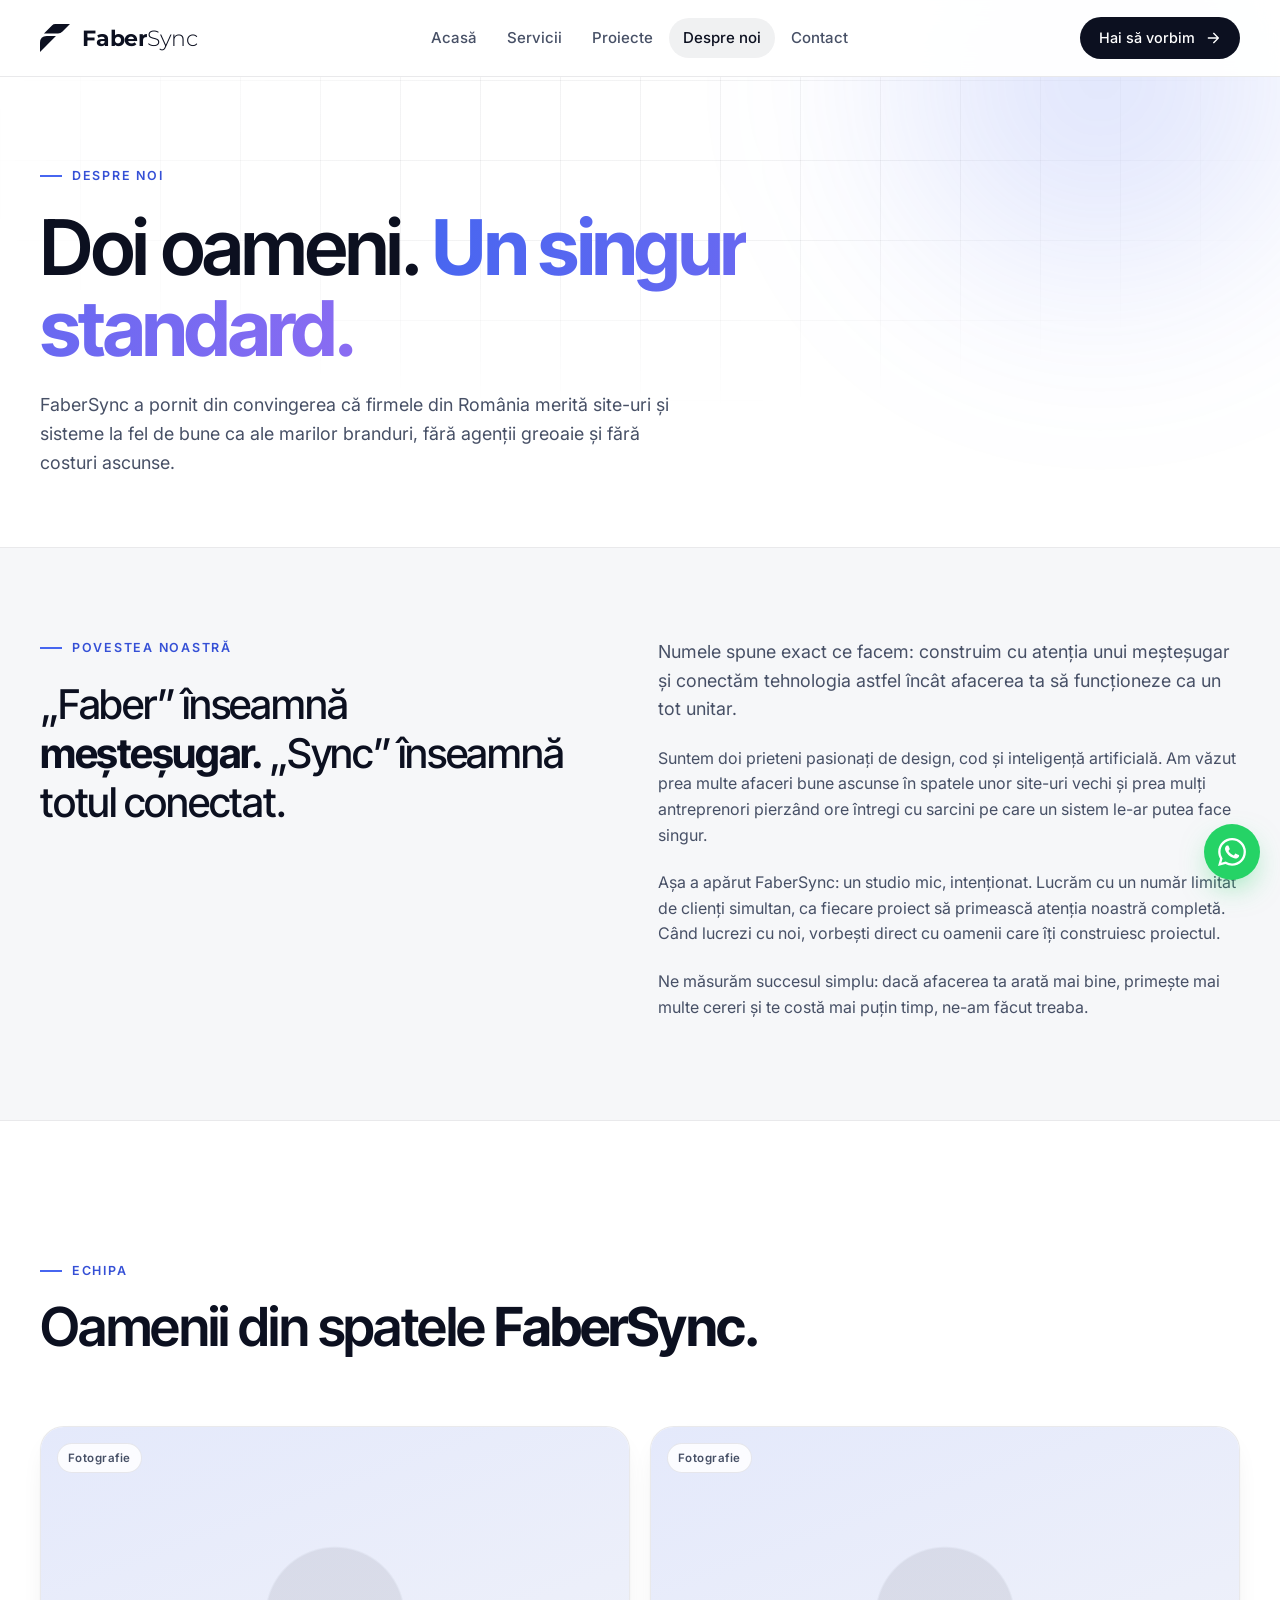
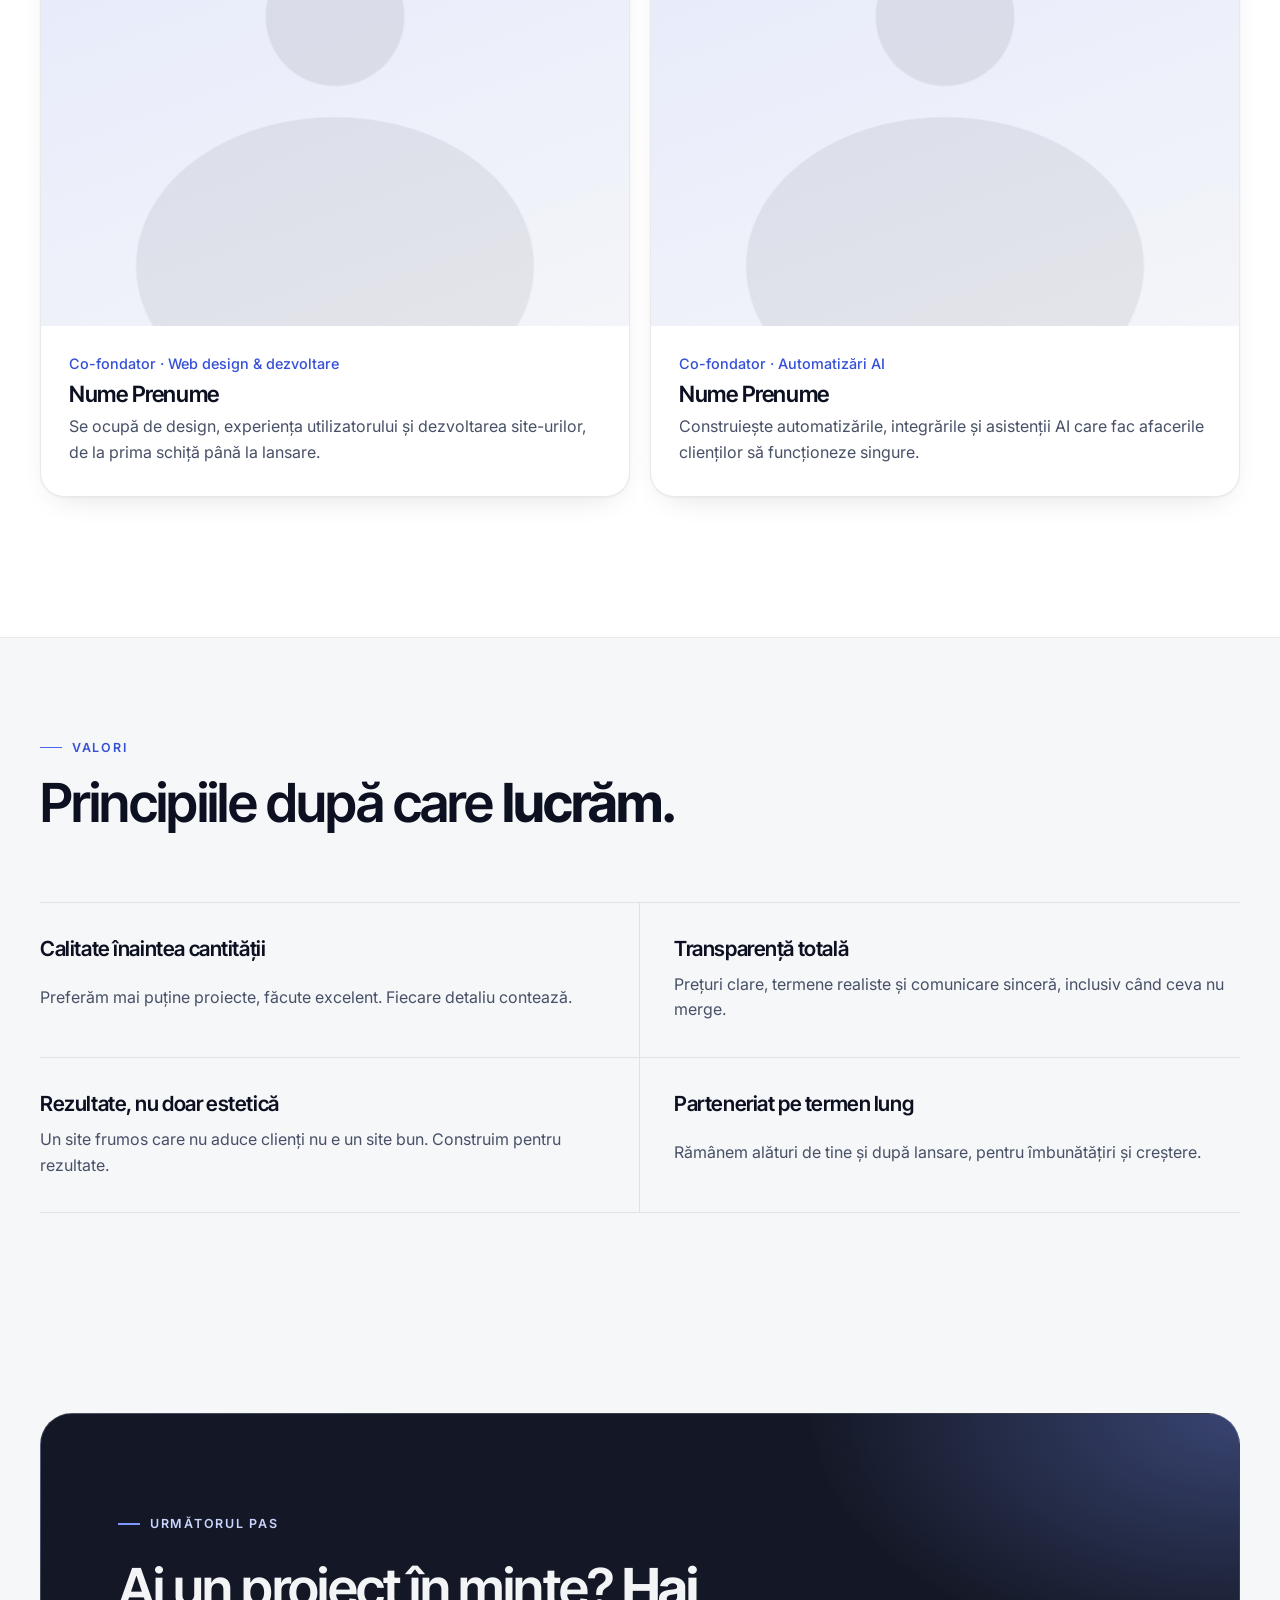
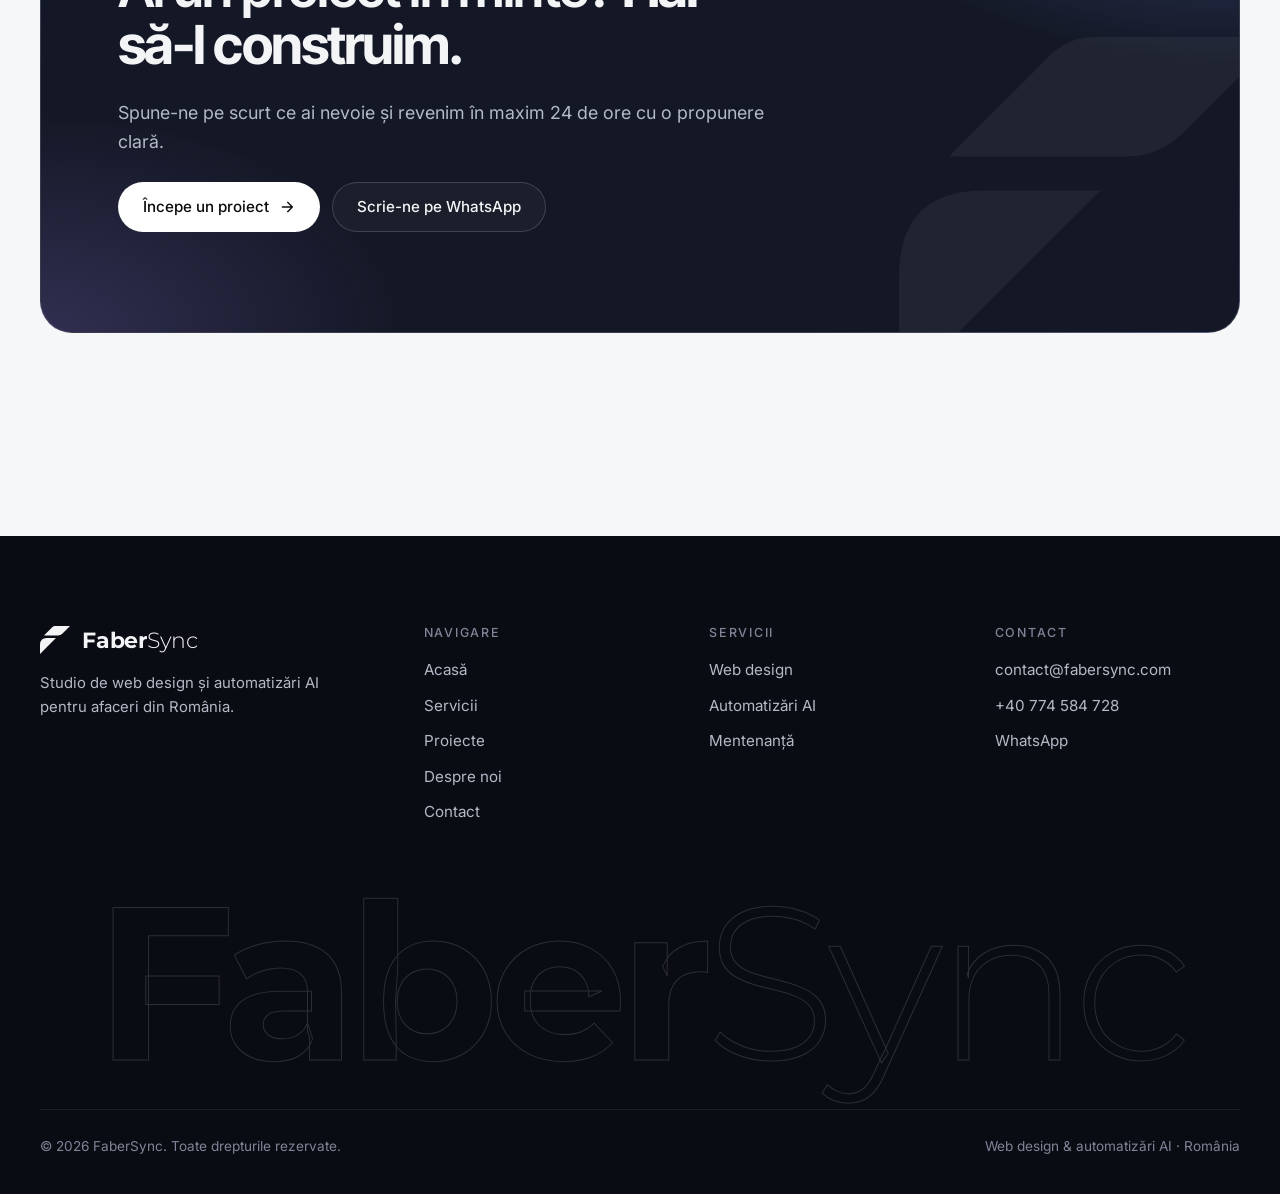
<file: despre.html>
<!doctype html>
<html lang="ro">
<head>
  <meta charset="utf-8">
  <meta name="viewport" content="width=device-width, initial-scale=1">
  <title>Despre noi | FaberSync</title>
  <meta name="description" content="Cine suntem: un studio mic de web design și automatizări AI din România, fondat de doi prieteni.">
  <meta property="og:title" content="Despre noi | FaberSync">
  <meta property="og:description" content="Cine suntem: un studio mic de web design și automatizări AI din România, fondat de doi prieteni.">
  <meta property="og:url" content="https://fabersync.com/despre.html">
  <meta name="theme-color" content="#ffffff">
  <link rel="icon" href="assets/img/favicon.svg" type="image/svg+xml">
  <link rel="preconnect" href="https://fonts.googleapis.com">
  <link rel="preconnect" href="https://fonts.gstatic.com" crossorigin>
  <link href="https://fonts.googleapis.com/css2?family=Inter+Tight:wght@500;600;700&family=Inter:wght@400;500;600&family=Montserrat:wght@300;700&display=swap" rel="stylesheet">
  <link rel="stylesheet" href="assets/css/styles.css?v=9">
</head>
<body>

  <header class="site-header">
    <div class="container nav">
      <a href="index.html" class="logo" aria-label="FaberSync — Acasă">
        <svg class="logo-symbol" viewBox="0 0 213 199" aria-hidden="true"><path fill="currentColor" d="M28 67 L85 10 Q95 0 109 0 L213 0 L160 53 Q146 67 128 67 Z"/><path fill="currentColor" d="M113 86 L48 86 Q0 86 0 134 L0 199 Z"/></svg>
        <span class="logo-word"><b>Faber</b><span>Sync</span></span>
      </a>
      <nav aria-label="Navigare principală">
        <ul class="nav-links">
          <li><a href="index.html">Acasă</a></li>
          <li><a href="servicii.html">Servicii</a></li>
          <li><a href="proiecte.html">Proiecte</a></li>
          <li><a href="despre.html" aria-current="page">Despre noi</a></li>
          <li><a href="contact.html">Contact</a></li>
        </ul>
      </nav>
      <div class="nav-cta">
        <a href="contact.html" class="btn btn-primary btn-sm">Hai să vorbim
          <svg viewBox="0 0 24 24" fill="none" stroke="currentColor" stroke-width="2" stroke-linecap="round" stroke-linejoin="round"><path d="M5 12h14M13 5l7 7-7 7"/></svg>
        </a>
        <button class="menu-toggle" aria-label="Deschide meniul" aria-expanded="false"><span></span><span></span></button>
      </div>
    </div>
  </header>

  <div class="mobile-menu">
    <a class="m-link" href="index.html">Acasă</a>
    <a class="m-link" href="servicii.html">Servicii</a>
    <a class="m-link" href="proiecte.html">Proiecte</a>
    <a class="m-link" href="despre.html" aria-current="page">Despre noi</a>
    <a class="m-link" href="contact.html">Contact</a>
    <div class="m-contact">
      <a href="mailto:contact@fabersync.com">contact@fabersync.com</a>
      <a href="tel:+40774584728">+40 774 584 728</a>
    </div>
  </div>

  <main>

    <section class="page-hero">
      <div class="hero-bg"><div class="grid-lines"></div><div class="glow g1"></div></div>
      <div class="container">
        <span class="eyebrow reveal">Despre noi</span>
        <h1 class="reveal d1">Doi oameni. <span class="serif grad">Un singur standard.</span></h1>
        <p class="lead reveal d2">FaberSync a pornit din convingerea că firmele din România merită site-uri și sisteme la fel de bune ca ale marilor branduri, fără agenții greoaie și fără costuri ascunse.</p>
      </div>
    </section>

    <section class="section-tight">
      <div class="container split">
        <div class="sticky">
          <span class="eyebrow reveal">Povestea noastră</span>
          <p class="quote-block reveal d1">„Faber” înseamnă <span class="serif">meșteșugar.</span> „Sync” înseamnă totul conectat.</p>
        </div>
        <div style="display:grid; gap:22px;">
          <p class="lead reveal">Numele spune exact ce facem: construim cu atenția unui meșteșugar și conectăm tehnologia astfel încât afacerea ta să funcționeze ca un tot unitar.</p>
          <p class="reveal">Suntem doi prieteni pasionați de design, cod și inteligență artificială. Am văzut prea multe afaceri bune ascunse în spatele unor site-uri vechi și prea mulți antreprenori pierzând ore întregi cu sarcini pe care un sistem le-ar putea face singur.</p>
          <p class="reveal">Așa a apărut FaberSync: un studio mic, intenționat. Lucrăm cu un număr limitat de clienți simultan, ca fiecare proiect să primească atenția noastră completă. Când lucrezi cu noi, vorbești direct cu oamenii care îți construiesc proiectul.</p>
          <p class="reveal">Ne măsurăm succesul simplu: dacă afacerea ta arată mai bine, primește mai multe cereri și te costă mai puțin timp, ne-am făcut treaba.</p>
        </div>
      </div>
    </section>

    <section class="section section-alt">
      <div class="container">
        <div class="section-head">
          <div class="titles">
            <span class="eyebrow reveal">Echipa</span>
            <h2 class="reveal d1">Oamenii din spatele <span class="serif">FaberSync.</span></h2>
          </div>
        </div>
        <div class="team">
          <div class="member reveal">
            <div class="member-photo"><span class="placeholder-tag">Fotografie</span></div>
            <div class="member-info">
              <span class="role">Co-fondator · Web design &amp; dezvoltare</span>
              <h3>Nume Prenume</h3>
              <p>Se ocupă de design, experiența utilizatorului și dezvoltarea site-urilor, de la prima schiță până la lansare.</p>
            </div>
          </div>
          <div class="member reveal d1">
            <div class="member-photo"><span class="placeholder-tag">Fotografie</span></div>
            <div class="member-info">
              <span class="role">Co-fondator · Automatizări AI</span>
              <h3>Nume Prenume</h3>
              <p>Construiește automatizările, integrările și asistenții AI care fac afacerile clienților să funcționeze singure.</p>
            </div>
          </div>
        </div>
      </div>
    </section>

    <section class="section-tight">
      <div class="container">
        <div class="section-head">
          <div class="titles">
            <span class="eyebrow reveal">Valori</span>
            <h2 class="reveal d1">Principiile după care <span class="serif">lucrăm.</span></h2>
          </div>
        </div>
        <div class="values">
          <div class="value reveal"><h3>Calitate înaintea cantității</h3><p>Preferăm mai puține proiecte, făcute excelent. Fiecare detaliu contează.</p></div>
          <div class="value reveal d1"><h3>Transparență totală</h3><p>Prețuri clare, termene realiste și comunicare sinceră, inclusiv când ceva nu merge.</p></div>
          <div class="value reveal"><h3>Rezultate, nu doar estetică</h3><p>Un site frumos care nu aduce clienți nu e un site bun. Construim pentru rezultate.</p></div>
          <div class="value reveal d1"><h3>Parteneriat pe termen lung</h3><p>Rămânem alături de tine și după lansare, pentru îmbunătățiri și creștere.</p></div>
        </div>
      </div>
    </section>
    <!-- CTA -->
    <section class="section-tight">
      <div class="container">
        <div class="cta theme-dark reveal">
          <svg class="cta-symbol" viewBox="0 0 213 199" aria-hidden="true"><path fill="currentColor" d="M28 67 L85 10 Q95 0 109 0 L213 0 L160 53 Q146 67 128 67 Z"/><path fill="currentColor" d="M113 86 L48 86 Q0 86 0 134 L0 199 Z"/></svg>
          <span class="eyebrow">Următorul pas</span>
          <h2>Ai un proiect în minte? <span class="serif">Hai să-l construim.</span></h2>
          <p class="lead">Spune-ne pe scurt ce ai nevoie și revenim în maxim 24 de ore cu o propunere clară.</p>
          <div class="cta-actions">
            <a href="contact.html" class="btn btn-primary">Începe un proiect
              <svg viewBox="0 0 24 24" fill="none" stroke="currentColor" stroke-width="2" stroke-linecap="round" stroke-linejoin="round"><path d="M5 12h14M13 5l7 7-7 7"/></svg>
            </a>
            <a href="https://wa.me/40774584728" class="btn btn-ghost" target="_blank" rel="noopener">Scrie-ne pe WhatsApp</a>
          </div>
        </div>
      </div>
    </section>

  

  </main>

  <footer class="site-footer theme-dark">
    <div class="container">
      <div class="footer-top">
        <div class="footer-brand">
          <a href="index.html" class="logo" aria-label="FaberSync — Acasă">
            <svg class="logo-symbol" viewBox="0 0 213 199" aria-hidden="true"><path fill="currentColor" d="M28 67 L85 10 Q95 0 109 0 L213 0 L160 53 Q146 67 128 67 Z"/><path fill="currentColor" d="M113 86 L48 86 Q0 86 0 134 L0 199 Z"/></svg>
            <span class="logo-word"><b>Faber</b><span>Sync</span></span>
          </a>
          <p>Studio de web design și automatizări AI pentru afaceri din România.</p>
        </div>
        <div class="footer-col">
          <h4>Navigare</h4>
          <ul>
            <li><a href="index.html">Acasă</a></li>
            <li><a href="servicii.html">Servicii</a></li>
            <li><a href="proiecte.html">Proiecte</a></li>
            <li><a href="despre.html">Despre noi</a></li>
            <li><a href="contact.html">Contact</a></li>
          </ul>
        </div>
        <div class="footer-col">
          <h4>Servicii</h4>
          <ul>
            <li><a href="servicii.html#web">Web design</a></li>
            <li><a href="servicii.html#ai">Automatizări AI</a></li>
            <li><a href="servicii.html#mentenanta">Mentenanță</a></li>
          </ul>
        </div>
        <div class="footer-col">
          <h4>Contact</h4>
          <ul>
            <li><a href="mailto:contact@fabersync.com">contact@fabersync.com</a></li>
            <li><a href="tel:+40774584728">+40 774 584 728</a></li>
            <li><a href="https://wa.me/40774584728" target="_blank" rel="noopener">WhatsApp</a></li>
          </ul>
        </div>
      </div>
      <div class="footer-word" aria-hidden="true"><b>Faber</b><span>Sync</span></div>
      <div class="footer-bottom">
        <span>© <span data-year>2026</span> FaberSync. Toate drepturile rezervate.</span>
        <span>Web design &amp; automatizări AI · România</span>
      </div>
    </div>
  </footer>

  <a href="https://wa.me/40774584728" class="wa-float" target="_blank" rel="noopener" aria-label="Scrie-ne pe WhatsApp">
    <svg viewBox="0 0 24 24" fill="currentColor" aria-hidden="true"><path d="M17.472 14.382c-.297-.149-1.758-.867-2.03-.967-.273-.099-.471-.148-.67.15-.197.297-.767.966-.94 1.164-.173.199-.347.223-.644.075-.297-.15-1.255-.463-2.39-1.475-.883-.788-1.48-1.761-1.653-2.059-.173-.297-.018-.458.13-.606.134-.133.298-.347.446-.52.149-.174.198-.298.298-.497.099-.198.05-.371-.025-.52-.075-.149-.669-1.612-.916-2.207-.242-.579-.487-.5-.669-.51-.173-.008-.371-.01-.57-.01-.198 0-.52.074-.792.372-.272.297-1.04 1.016-1.04 2.479 0 1.462 1.065 2.875 1.213 3.074.149.198 2.096 3.2 5.077 4.487.709.306 1.262.489 1.694.625.712.227 1.36.195 1.871.118.571-.085 1.758-.719 2.006-1.413.248-.694.248-1.289.173-1.413-.074-.124-.272-.198-.57-.347m-5.421 7.403h-.004a9.87 9.87 0 01-5.031-1.378l-.361-.214-3.741.982.998-3.648-.235-.374a9.86 9.86 0 01-1.51-5.26c.001-5.45 4.436-9.884 9.888-9.884 2.64 0 5.122 1.03 6.988 2.898a9.825 9.825 0 012.893 6.994c-.003 5.45-4.437 9.884-9.885 9.884m8.413-18.297A11.815 11.815 0 0012.05 0C5.495 0 .16 5.335.157 11.892c0 2.096.547 4.142 1.588 5.945L.057 24l6.305-1.654a11.882 11.882 0 005.683 1.448h.005c6.554 0 11.89-5.335 11.893-11.893a11.821 11.821 0 00-3.48-8.413z"/></svg>
  </a>

  <script src="assets/js/main.js?v=9"></script>
</body>
</html>
</file>
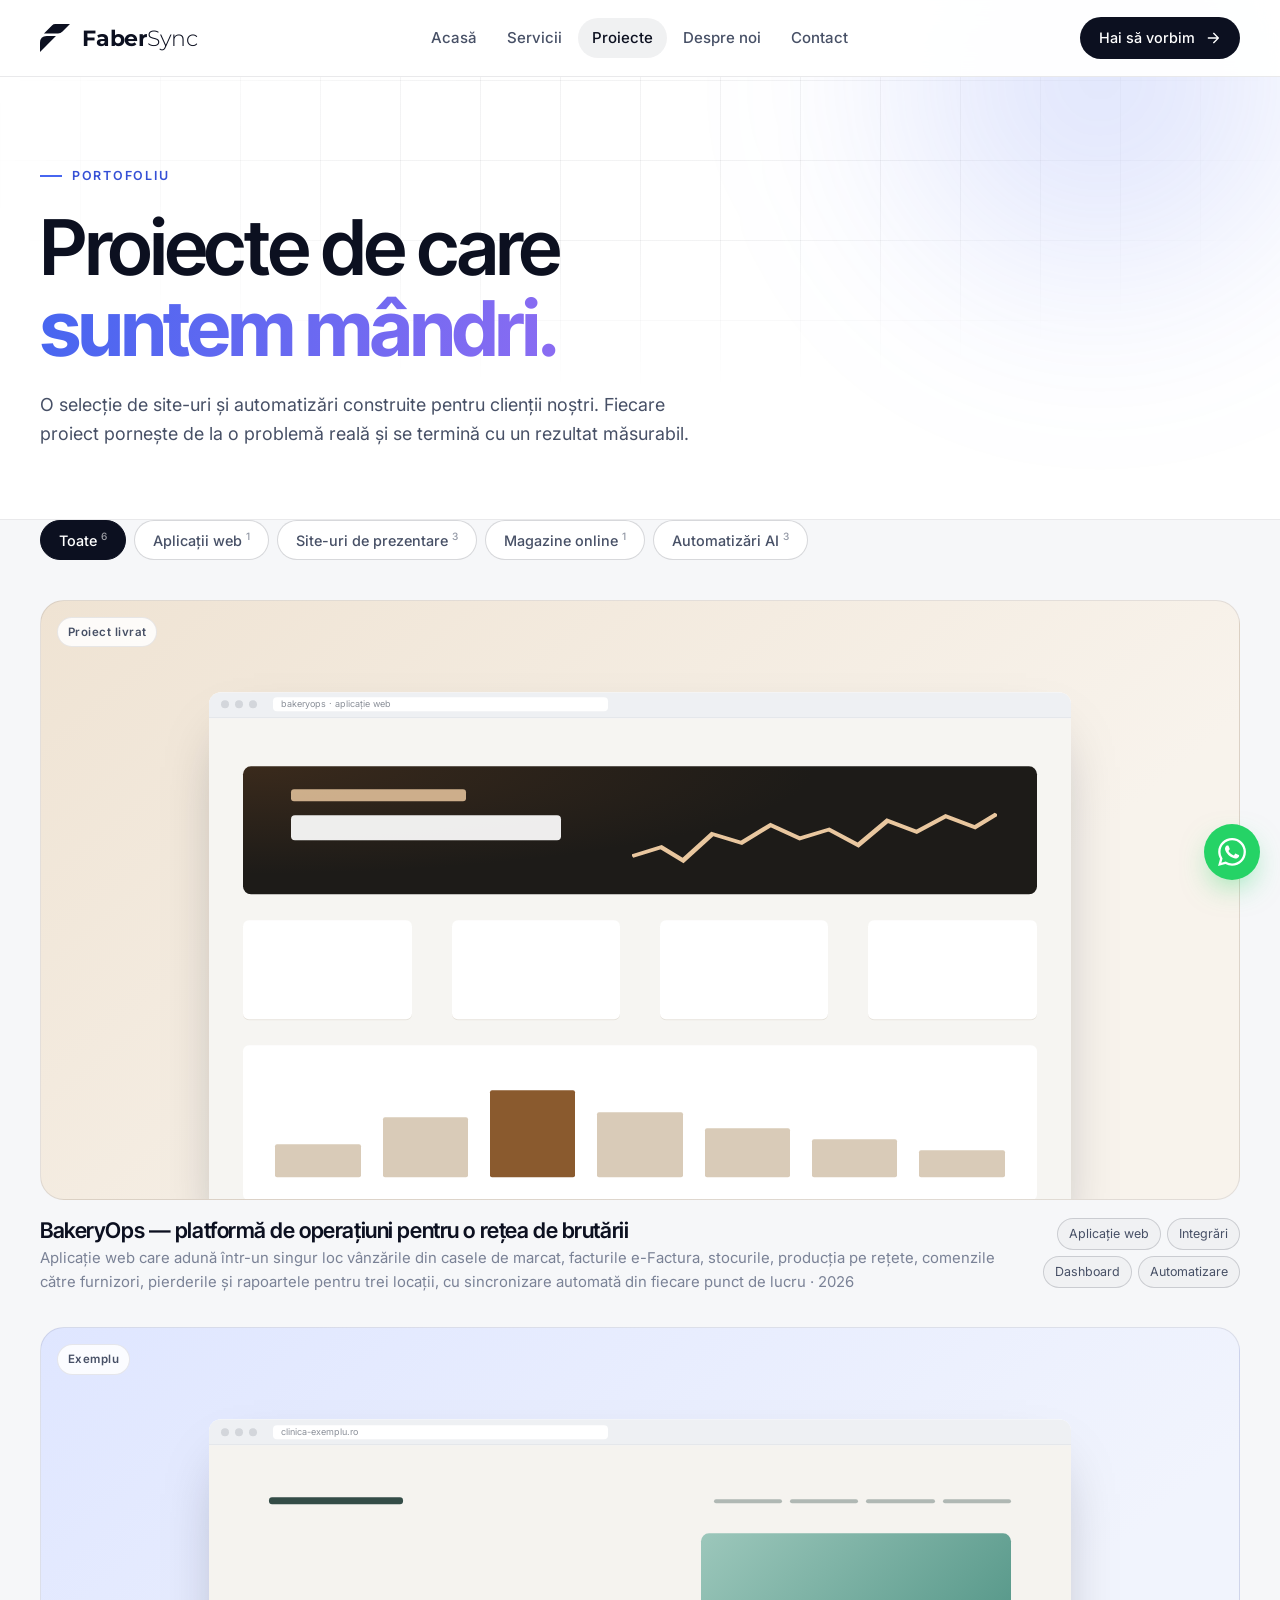
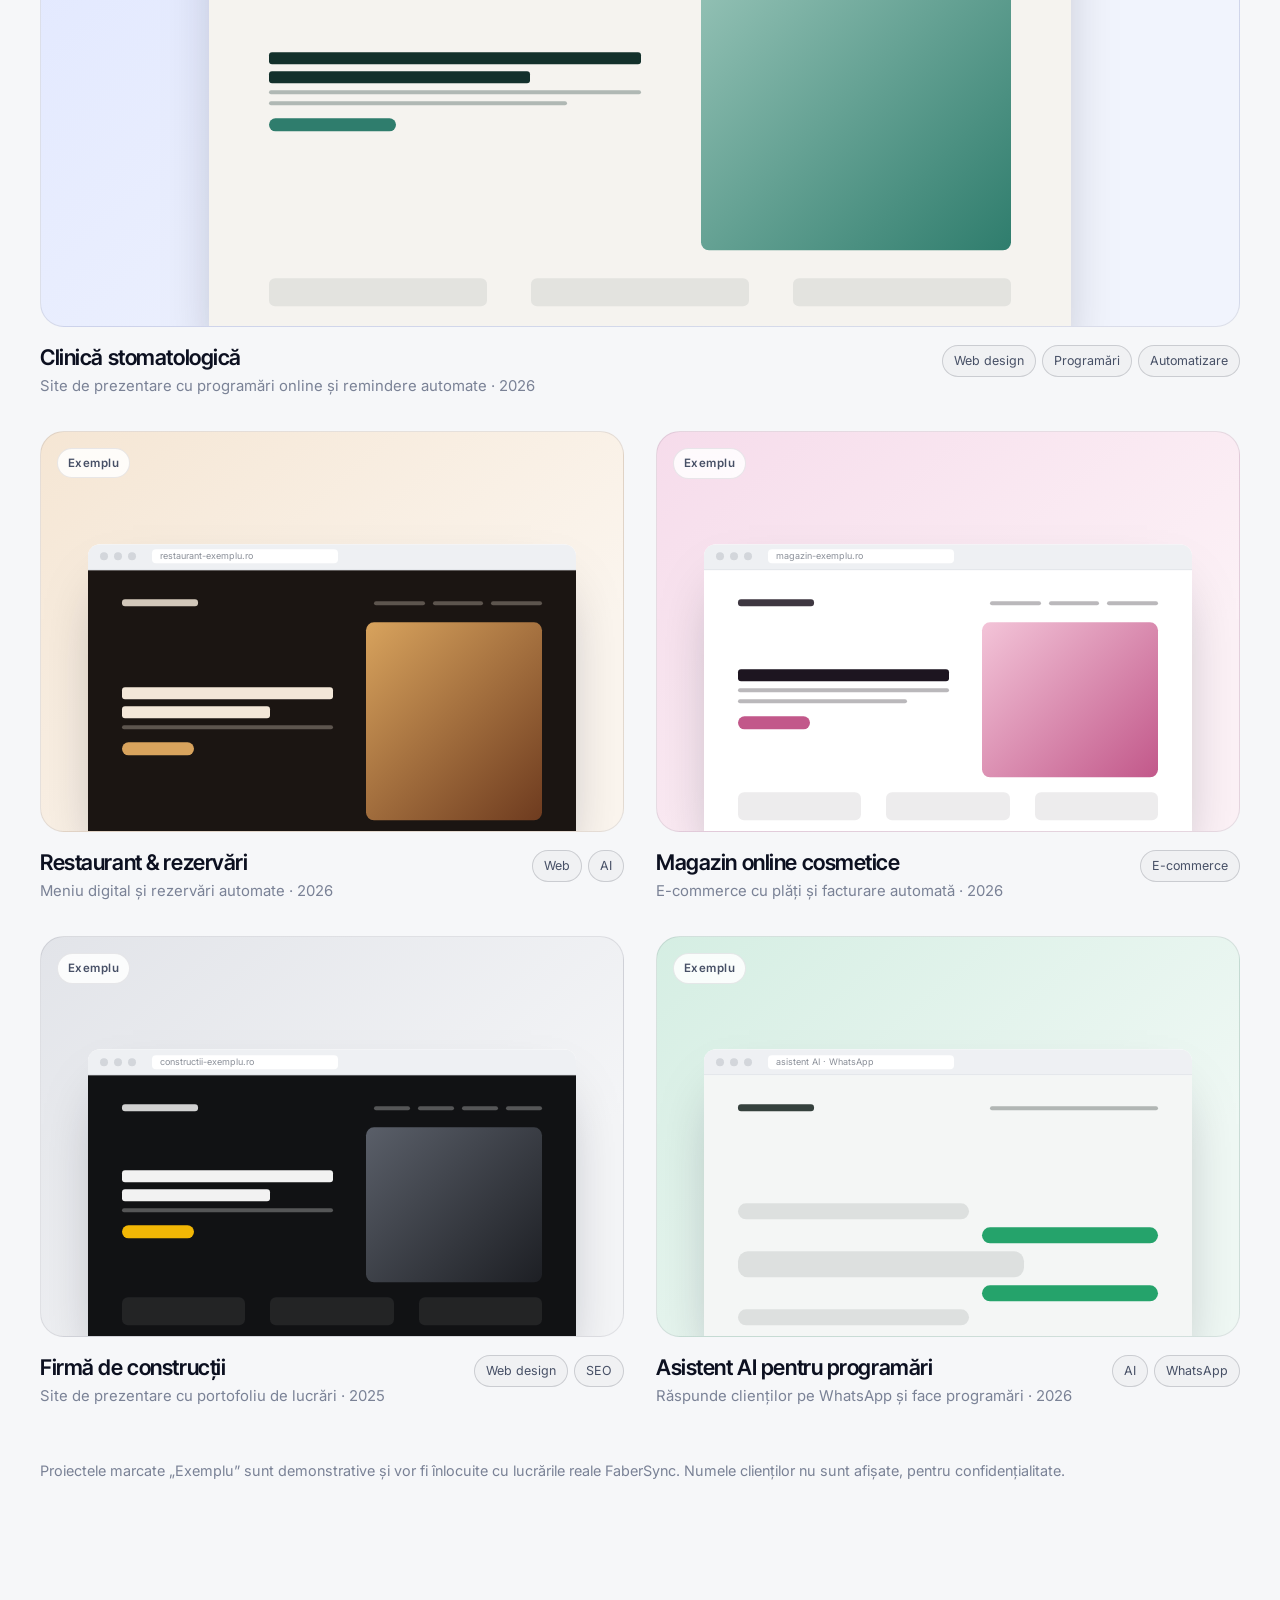
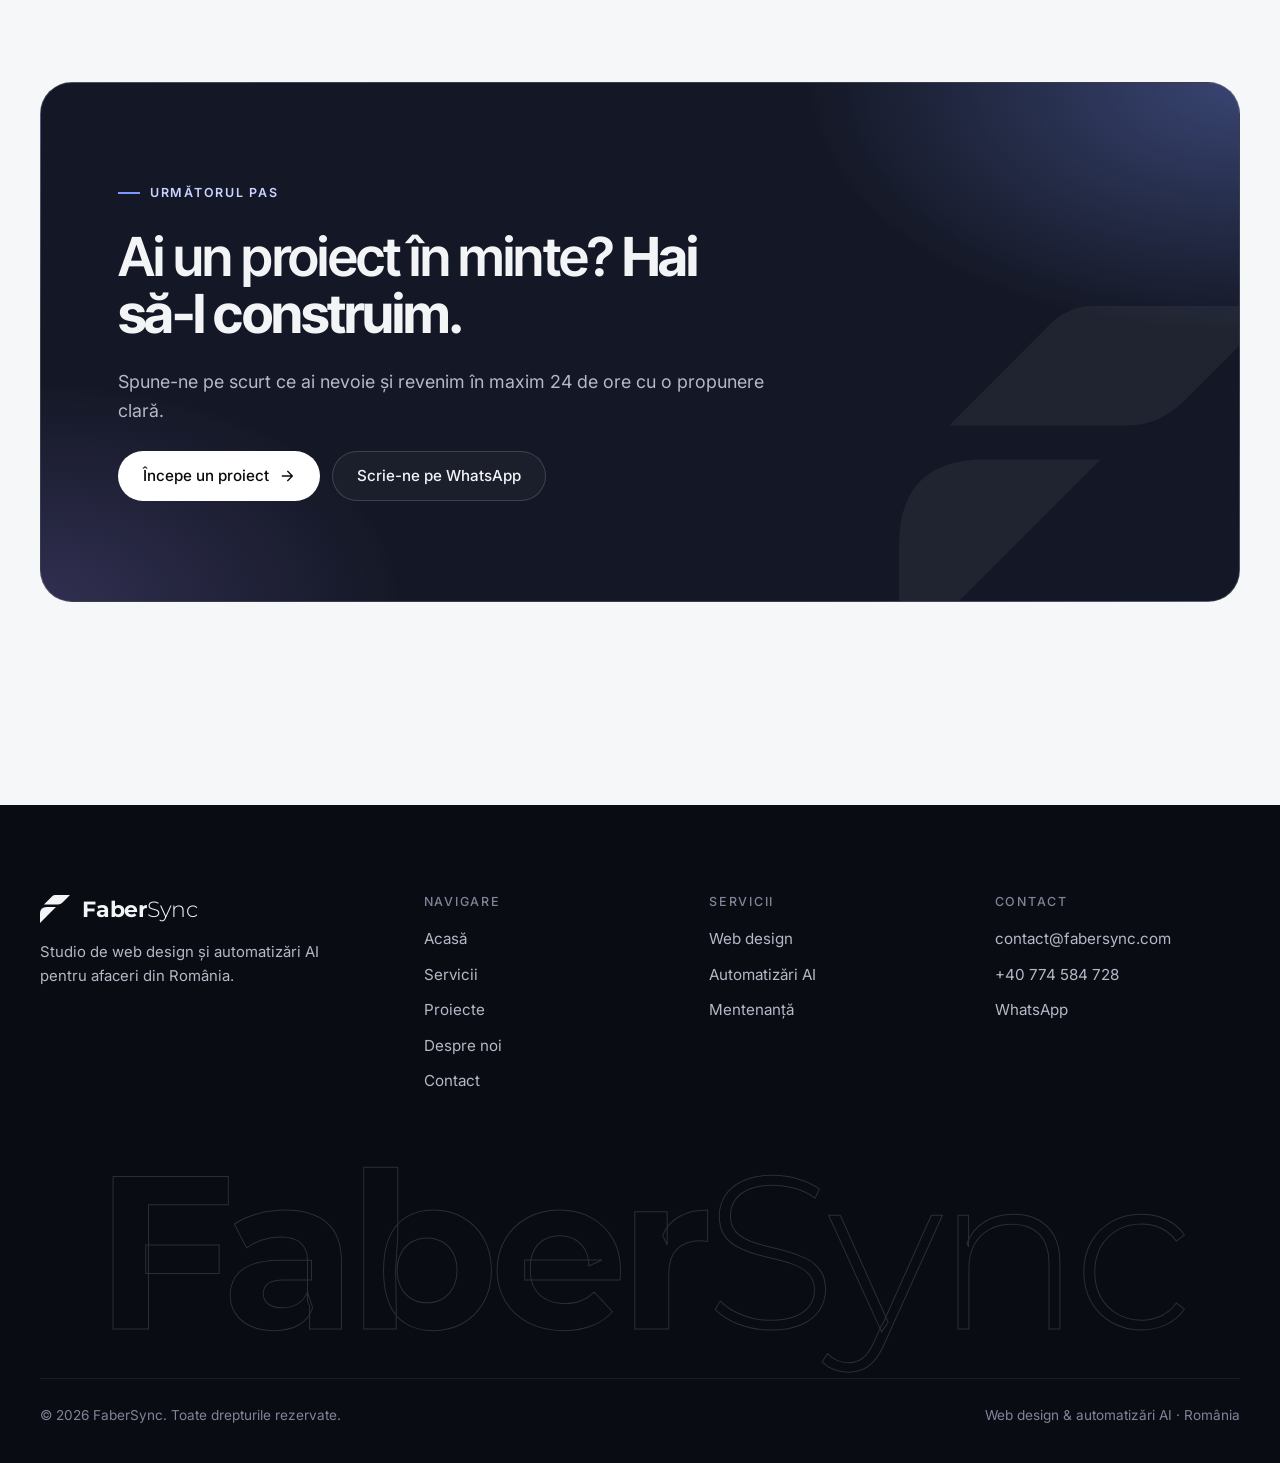
<file: proiecte.html>
<!doctype html>
<html lang="ro">
<head>
  <meta charset="utf-8">
  <meta name="viewport" content="width=device-width, initial-scale=1">
  <title>Proiecte — Portofoliu | FaberSync</title>
  <meta name="description" content="Site-uri și automatizări AI realizate de FaberSync pentru clienți din România.">
  <meta property="og:title" content="Proiecte — Portofoliu | FaberSync">
  <meta property="og:description" content="Site-uri și automatizări AI realizate de FaberSync pentru clienți din România.">
  <meta property="og:url" content="https://fabersync.com/proiecte.html">
  <meta name="theme-color" content="#ffffff">
  <link rel="icon" href="assets/img/favicon.svg" type="image/svg+xml">
  <link rel="preconnect" href="https://fonts.googleapis.com">
  <link rel="preconnect" href="https://fonts.gstatic.com" crossorigin>
  <link href="https://fonts.googleapis.com/css2?family=Inter+Tight:wght@500;600;700&family=Inter:wght@400;500;600&family=Montserrat:wght@300;700&display=swap" rel="stylesheet">
  <link rel="stylesheet" href="assets/css/styles.css?v=9">
</head>
<body>

  <header class="site-header">
    <div class="container nav">
      <a href="index.html" class="logo" aria-label="FaberSync — Acasă">
        <svg class="logo-symbol" viewBox="0 0 213 199" aria-hidden="true"><path fill="currentColor" d="M28 67 L85 10 Q95 0 109 0 L213 0 L160 53 Q146 67 128 67 Z"/><path fill="currentColor" d="M113 86 L48 86 Q0 86 0 134 L0 199 Z"/></svg>
        <span class="logo-word"><b>Faber</b><span>Sync</span></span>
      </a>
      <nav aria-label="Navigare principală">
        <ul class="nav-links">
          <li><a href="index.html">Acasă</a></li>
          <li><a href="servicii.html">Servicii</a></li>
          <li><a href="proiecte.html" aria-current="page">Proiecte</a></li>
          <li><a href="despre.html">Despre noi</a></li>
          <li><a href="contact.html">Contact</a></li>
        </ul>
      </nav>
      <div class="nav-cta">
        <a href="contact.html" class="btn btn-primary btn-sm">Hai să vorbim
          <svg viewBox="0 0 24 24" fill="none" stroke="currentColor" stroke-width="2" stroke-linecap="round" stroke-linejoin="round"><path d="M5 12h14M13 5l7 7-7 7"/></svg>
        </a>
        <button class="menu-toggle" aria-label="Deschide meniul" aria-expanded="false"><span></span><span></span></button>
      </div>
    </div>
  </header>

  <div class="mobile-menu">
    <a class="m-link" href="index.html">Acasă</a>
    <a class="m-link" href="servicii.html">Servicii</a>
    <a class="m-link" href="proiecte.html" aria-current="page">Proiecte</a>
    <a class="m-link" href="despre.html">Despre noi</a>
    <a class="m-link" href="contact.html">Contact</a>
    <div class="m-contact">
      <a href="mailto:contact@fabersync.com">contact@fabersync.com</a>
      <a href="tel:+40774584728">+40 774 584 728</a>
    </div>
  </div>

  <main>

    <section class="page-hero">
      <div class="hero-bg"><div class="grid-lines"></div><div class="glow g1"></div></div>
      <div class="container">
        <span class="eyebrow reveal">Portofoliu</span>
        <h1 class="reveal d1">Proiecte de care <span class="serif grad">suntem mândri.</span></h1>
        <p class="lead reveal d2">O selecție de site-uri și automatizări construite pentru clienții noștri. Fiecare proiect pornește de la o problemă reală și se termină cu un rezultat măsurabil.</p>
      </div>
    </section>

    <section class="section-tight" style="padding-top:0">
      <div class="container">
        <div class="filters reveal" role="group" aria-label="Filtrează proiectele">
          <button class="filter-btn active" data-filter="toate">Toate<sup>6</sup></button>
          <button class="filter-btn" data-filter="aplicatii">Aplicații web<sup>1</sup></button>
          <button class="filter-btn" data-filter="prezentare">Site-uri de prezentare<sup>3</sup></button>
          <button class="filter-btn" data-filter="ecommerce">Magazine online<sup>1</sup></button>
          <button class="filter-btn" data-filter="ai">Automatizări AI<sup>3</sup></button>
        </div>

        <div class="projects-grid">

          <article class="project wide reveal" data-cat="aplicatii">
            <div class="project-media" style="--p-bg: linear-gradient(140deg, #efe3d3 0%, #f8f3ec 70%);">
              <span class="placeholder-tag">Proiect livrat</span>
              <div class="browser">
                <div class="browser-bar"><i></i><i></i><i></i><em class="url">bakeryops · aplicație web</em></div>
                <div class="browser-body" aria-hidden="true" style="--m-bg:#f6f5f2; display:flex; gap:4%; padding:3.5% 4%;">
                  <div style="width:16%; display:flex; flex-direction:column; gap:7%;">
                    <i style="display:block; height:8%; border-radius:4px; background:#1d1b18;"></i>
                    <i style="display:block; height:5%; width:80%; border-radius:3px; background:#d9d4cb;"></i>
                    <i style="display:block; height:5%; width:65%; border-radius:3px; background:#d9d4cb;"></i>
                    <i style="display:block; height:5%; width:75%; border-radius:3px; background:#d9d4cb;"></i>
                    <i style="display:block; height:5%; width:60%; border-radius:3px; background:#d9d4cb;"></i>
                  </div>
                  <div style="flex:1; display:flex; flex-direction:column; gap:6%;">
                    <div style="flex:1.3; border-radius:8px; background:radial-gradient(120% 140% at 0% 0%, #3a2a1c 0%, #1d1b18 60%); position:relative; overflow:hidden;">
                      <i style="position:absolute; left:6%; top:18%; width:22%; height:9%; border-radius:3px; background:#e9c79f; opacity:.85;"></i>
                      <i style="position:absolute; left:6%; top:38%; width:34%; height:20%; border-radius:4px; background:#fff; opacity:.92;"></i>
                      <svg viewBox="0 0 100 30" preserveAspectRatio="none" style="position:absolute; right:5%; bottom:16%; width:46%; height:52%;"><polyline fill="none" stroke="#e9c79f" stroke-width="1.6" points="0,22 8,18 14,24 22,12 30,16 38,8 46,14 54,10 62,17 70,6 78,11 86,4 94,9 100,3"/></svg>
                    </div>
                    <div style="flex:1; display:grid; grid-template-columns:repeat(4,1fr); gap:5%;">
                      <i style="display:block; border-radius:6px; background:#fff; box-shadow:0 1px 0 #e7e3dc;"></i>
                      <i style="display:block; border-radius:6px; background:#fff; box-shadow:0 1px 0 #e7e3dc;"></i>
                      <i style="display:block; border-radius:6px; background:#fff; box-shadow:0 1px 0 #e7e3dc;"></i>
                      <i style="display:block; border-radius:6px; background:#fff; box-shadow:0 1px 0 #e7e3dc;"></i>
                    </div>
                    <div style="flex:1.1; border-radius:6px; background:#fff; display:flex; align-items:flex-end; gap:3%; padding:3% 4%;">
                      <i style="flex:1; height:30%; border-radius:2px; background:#d9cbb8;"></i><i style="flex:1; height:55%; border-radius:2px; background:#d9cbb8;"></i><i style="flex:1; height:80%; border-radius:2px; background:#8a5a2e;"></i><i style="flex:1; height:60%; border-radius:2px; background:#d9cbb8;"></i><i style="flex:1; height:45%; border-radius:2px; background:#d9cbb8;"></i><i style="flex:1; height:35%; border-radius:2px; background:#d9cbb8;"></i><i style="flex:1; height:25%; border-radius:2px; background:#d9cbb8;"></i>
                    </div>
                  </div>
                </div>
              </div>
            </div>
            <div class="project-info">
              <div><h3>BakeryOps — platformă de operațiuni pentru o rețea de brutării</h3><p>Aplicație web care adună într-un singur loc vânzările din casele de marcat, facturile e-Factura, stocurile, producția pe rețete, comenzile către furnizori, pierderile și rapoartele pentru trei locații, cu sincronizare automată din fiecare punct de lucru · 2026</p></div>
              <div class="project-tags"><span class="chip">Aplicație web</span><span class="chip">Integrări</span><span class="chip">Dashboard</span><span class="chip">Automatizare</span></div>
            </div>
          </article>

          <article class="project wide reveal" data-cat="prezentare ai">
            <a href="#" class="project-media" style="--p-bg: linear-gradient(140deg, #dfe6ff 0%, #f1f4fd 70%);">
              <span class="placeholder-tag">Exemplu</span>
              <div class="browser">
                <div class="browser-bar"><i></i><i></i><i></i><em class="url">clinica-exemplu.ro</em></div>
                <div class="browser-body" style="--m-bg:#f5f3ef; --m-ink:#13302b; --m-acc:#2f7d6d; --m-img:linear-gradient(135deg,#9cc7bb,#2f7d6d);">
                  <div class="mk-nav"><b></b><span><i></i><i></i><i></i><i></i></span></div>
                  <div class="mk-hero"><div class="mk-text"><div class="t"></div><div class="t s"></div><div class="p"></div><div class="p s"></div><div class="b"></div></div><div class="mk-img"></div></div>
                  <div class="mk-row"><i></i><i></i><i></i></div>
                </div>
              </div>
            </a>
            <div class="project-info">
              <div><h3>Clinică stomatologică</h3><p>Site de prezentare cu programări online și remindere automate · 2026</p></div>
              <div class="project-tags"><span class="chip">Web design</span><span class="chip">Programări</span><span class="chip">Automatizare</span></div>
            </div>
          </article>

          <article class="project reveal" data-cat="prezentare ai">
            <a href="#" class="project-media" style="--p-bg: linear-gradient(140deg, #f5e6d4 0%, #fbf5ee 75%);">
              <span class="placeholder-tag">Exemplu</span>
              <div class="browser">
                <div class="browser-bar"><i></i><i></i><i></i><em class="url">restaurant-exemplu.ro</em></div>
                <div class="browser-body" style="--m-bg:#1b1512; --m-ink:#f3e7d8; --m-acc:#d8a35d; --m-img:linear-gradient(135deg,#d8a35d,#6e3b1f);">
                  <div class="mk-nav"><b></b><span><i></i><i></i><i></i></span></div>
                  <div class="mk-hero"><div class="mk-text"><div class="t"></div><div class="t s"></div><div class="p"></div><div class="b"></div></div><div class="mk-img"></div></div>
                </div>
              </div>
            </a>
            <div class="project-info">
              <div><h3>Restaurant &amp; rezervări</h3><p>Meniu digital și rezervări automate · 2026</p></div>
              <div class="project-tags"><span class="chip">Web</span><span class="chip">AI</span></div>
            </div>
          </article>

          <article class="project reveal d1" data-cat="ecommerce">
            <a href="#" class="project-media" style="--p-bg: linear-gradient(140deg, #f6dceb 0%, #fcf1f6 75%);">
              <span class="placeholder-tag">Exemplu</span>
              <div class="browser">
                <div class="browser-bar"><i></i><i></i><i></i><em class="url">magazin-exemplu.ro</em></div>
                <div class="browser-body" style="--m-bg:#fff; --m-ink:#1d1520; --m-acc:#c2588a; --m-img:linear-gradient(135deg,#f3c4d8,#c2588a);">
                  <div class="mk-nav"><b></b><span><i></i><i></i><i></i></span></div>
                  <div class="mk-hero"><div class="mk-text"><div class="t"></div><div class="p"></div><div class="p s"></div><div class="b"></div></div><div class="mk-img"></div></div>
                  <div class="mk-row"><i></i><i></i><i></i></div>
                </div>
              </div>
            </a>
            <div class="project-info">
              <div><h3>Magazin online cosmetice</h3><p>E-commerce cu plăți și facturare automată · 2026</p></div>
              <div class="project-tags"><span class="chip">E-commerce</span></div>
            </div>
          </article>

          <article class="project reveal" data-cat="prezentare">
            <a href="#" class="project-media" style="--p-bg: linear-gradient(140deg, #e2e4e9 0%, #f4f5f7 75%);">
              <span class="placeholder-tag">Exemplu</span>
              <div class="browser">
                <div class="browser-bar"><i></i><i></i><i></i><em class="url">constructii-exemplu.ro</em></div>
                <div class="browser-body" style="--m-bg:#111214; --m-ink:#f2f2f2; --m-acc:#f2b705; --m-img:linear-gradient(135deg,#5a5f69,#1d1f24);">
                  <div class="mk-nav"><b></b><span><i></i><i></i><i></i><i></i></span></div>
                  <div class="mk-hero"><div class="mk-text"><div class="t"></div><div class="t s"></div><div class="p"></div><div class="b"></div></div><div class="mk-img"></div></div>
                  <div class="mk-row"><i></i><i></i><i></i></div>
                </div>
              </div>
            </a>
            <div class="project-info">
              <div><h3>Firmă de construcții</h3><p>Site de prezentare cu portofoliu de lucrări · 2025</p></div>
              <div class="project-tags"><span class="chip">Web design</span><span class="chip">SEO</span></div>
            </div>
          </article>

          <article class="project reveal d1" data-cat="ai">
            <a href="#" class="project-media" style="--p-bg: linear-gradient(140deg, #d5eee3 0%, #eff8f4 75%);">
              <span class="placeholder-tag">Exemplu</span>
              <div class="browser">
                <div class="browser-bar"><i></i><i></i><i></i><em class="url">asistent AI · WhatsApp</em></div>
                <div class="browser-body" style="--m-bg:#f4f6f5; --m-ink:#14211e; --m-acc:#25a36b;">
                  <div class="mk-nav"><b></b><span><i></i></span></div>
                  <div class="mk-chat"><i></i><i class="me"></i><i class="l"></i><i class="me"></i><i></i></div>
                </div>
              </div>
            </a>
            <div class="project-info">
              <div><h3>Asistent AI pentru programări</h3><p>Răspunde clienților pe WhatsApp și face programări · 2026</p></div>
              <div class="project-tags"><span class="chip">AI</span><span class="chip">WhatsApp</span></div>
            </div>
          </article>

        </div>

        <p class="reveal" style="margin-top:50px; color:var(--muted); font-size:.9rem;">Proiectele marcate „Exemplu” sunt demonstrative și vor fi înlocuite cu lucrările reale FaberSync. Numele clienților nu sunt afișate, pentru confidențialitate.</p>
      </div>
    </section>
    <!-- CTA -->
    <section class="section-tight">
      <div class="container">
        <div class="cta theme-dark reveal">
          <svg class="cta-symbol" viewBox="0 0 213 199" aria-hidden="true"><path fill="currentColor" d="M28 67 L85 10 Q95 0 109 0 L213 0 L160 53 Q146 67 128 67 Z"/><path fill="currentColor" d="M113 86 L48 86 Q0 86 0 134 L0 199 Z"/></svg>
          <span class="eyebrow">Următorul pas</span>
          <h2>Ai un proiect în minte? <span class="serif">Hai să-l construim.</span></h2>
          <p class="lead">Spune-ne pe scurt ce ai nevoie și revenim în maxim 24 de ore cu o propunere clară.</p>
          <div class="cta-actions">
            <a href="contact.html" class="btn btn-primary">Începe un proiect
              <svg viewBox="0 0 24 24" fill="none" stroke="currentColor" stroke-width="2" stroke-linecap="round" stroke-linejoin="round"><path d="M5 12h14M13 5l7 7-7 7"/></svg>
            </a>
            <a href="https://wa.me/40774584728" class="btn btn-ghost" target="_blank" rel="noopener">Scrie-ne pe WhatsApp</a>
          </div>
        </div>
      </div>
    </section>

  

  </main>

  <footer class="site-footer theme-dark">
    <div class="container">
      <div class="footer-top">
        <div class="footer-brand">
          <a href="index.html" class="logo" aria-label="FaberSync — Acasă">
            <svg class="logo-symbol" viewBox="0 0 213 199" aria-hidden="true"><path fill="currentColor" d="M28 67 L85 10 Q95 0 109 0 L213 0 L160 53 Q146 67 128 67 Z"/><path fill="currentColor" d="M113 86 L48 86 Q0 86 0 134 L0 199 Z"/></svg>
            <span class="logo-word"><b>Faber</b><span>Sync</span></span>
          </a>
          <p>Studio de web design și automatizări AI pentru afaceri din România.</p>
        </div>
        <div class="footer-col">
          <h4>Navigare</h4>
          <ul>
            <li><a href="index.html">Acasă</a></li>
            <li><a href="servicii.html">Servicii</a></li>
            <li><a href="proiecte.html">Proiecte</a></li>
            <li><a href="despre.html">Despre noi</a></li>
            <li><a href="contact.html">Contact</a></li>
          </ul>
        </div>
        <div class="footer-col">
          <h4>Servicii</h4>
          <ul>
            <li><a href="servicii.html#web">Web design</a></li>
            <li><a href="servicii.html#ai">Automatizări AI</a></li>
            <li><a href="servicii.html#mentenanta">Mentenanță</a></li>
          </ul>
        </div>
        <div class="footer-col">
          <h4>Contact</h4>
          <ul>
            <li><a href="mailto:contact@fabersync.com">contact@fabersync.com</a></li>
            <li><a href="tel:+40774584728">+40 774 584 728</a></li>
            <li><a href="https://wa.me/40774584728" target="_blank" rel="noopener">WhatsApp</a></li>
          </ul>
        </div>
      </div>
      <div class="footer-word" aria-hidden="true"><b>Faber</b><span>Sync</span></div>
      <div class="footer-bottom">
        <span>© <span data-year>2026</span> FaberSync. Toate drepturile rezervate.</span>
        <span>Web design &amp; automatizări AI · România</span>
      </div>
    </div>
  </footer>

  <a href="https://wa.me/40774584728" class="wa-float" target="_blank" rel="noopener" aria-label="Scrie-ne pe WhatsApp">
    <svg viewBox="0 0 24 24" fill="currentColor" aria-hidden="true"><path d="M17.472 14.382c-.297-.149-1.758-.867-2.03-.967-.273-.099-.471-.148-.67.15-.197.297-.767.966-.94 1.164-.173.199-.347.223-.644.075-.297-.15-1.255-.463-2.39-1.475-.883-.788-1.48-1.761-1.653-2.059-.173-.297-.018-.458.13-.606.134-.133.298-.347.446-.52.149-.174.198-.298.298-.497.099-.198.05-.371-.025-.52-.075-.149-.669-1.612-.916-2.207-.242-.579-.487-.5-.669-.51-.173-.008-.371-.01-.57-.01-.198 0-.52.074-.792.372-.272.297-1.04 1.016-1.04 2.479 0 1.462 1.065 2.875 1.213 3.074.149.198 2.096 3.2 5.077 4.487.709.306 1.262.489 1.694.625.712.227 1.36.195 1.871.118.571-.085 1.758-.719 2.006-1.413.248-.694.248-1.289.173-1.413-.074-.124-.272-.198-.57-.347m-5.421 7.403h-.004a9.87 9.87 0 01-5.031-1.378l-.361-.214-3.741.982.998-3.648-.235-.374a9.86 9.86 0 01-1.51-5.26c.001-5.45 4.436-9.884 9.888-9.884 2.64 0 5.122 1.03 6.988 2.898a9.825 9.825 0 012.893 6.994c-.003 5.45-4.437 9.884-9.885 9.884m8.413-18.297A11.815 11.815 0 0012.05 0C5.495 0 .16 5.335.157 11.892c0 2.096.547 4.142 1.588 5.945L.057 24l6.305-1.654a11.882 11.882 0 005.683 1.448h.005c6.554 0 11.89-5.335 11.893-11.893a11.821 11.821 0 00-3.48-8.413z"/></svg>
  </a>

  <script src="assets/js/main.js?v=9"></script>
</body>
</html>
</file>
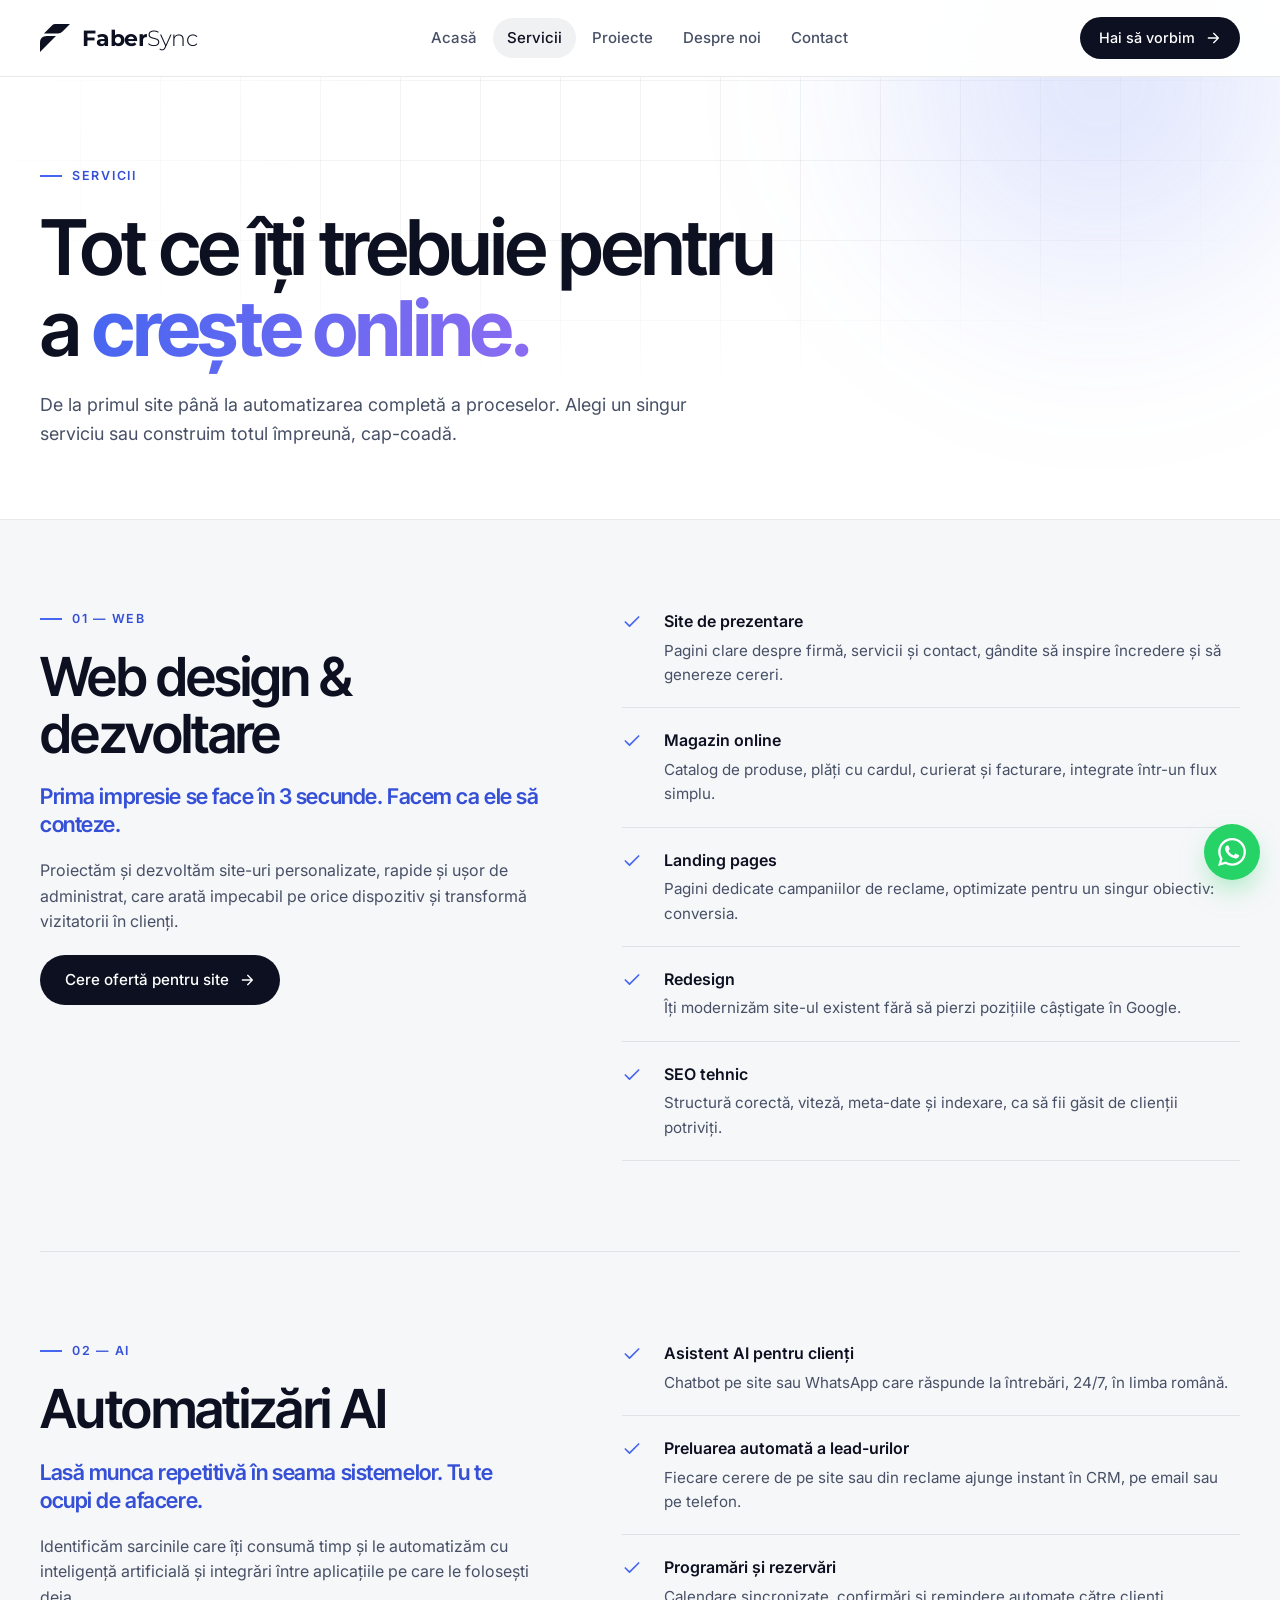
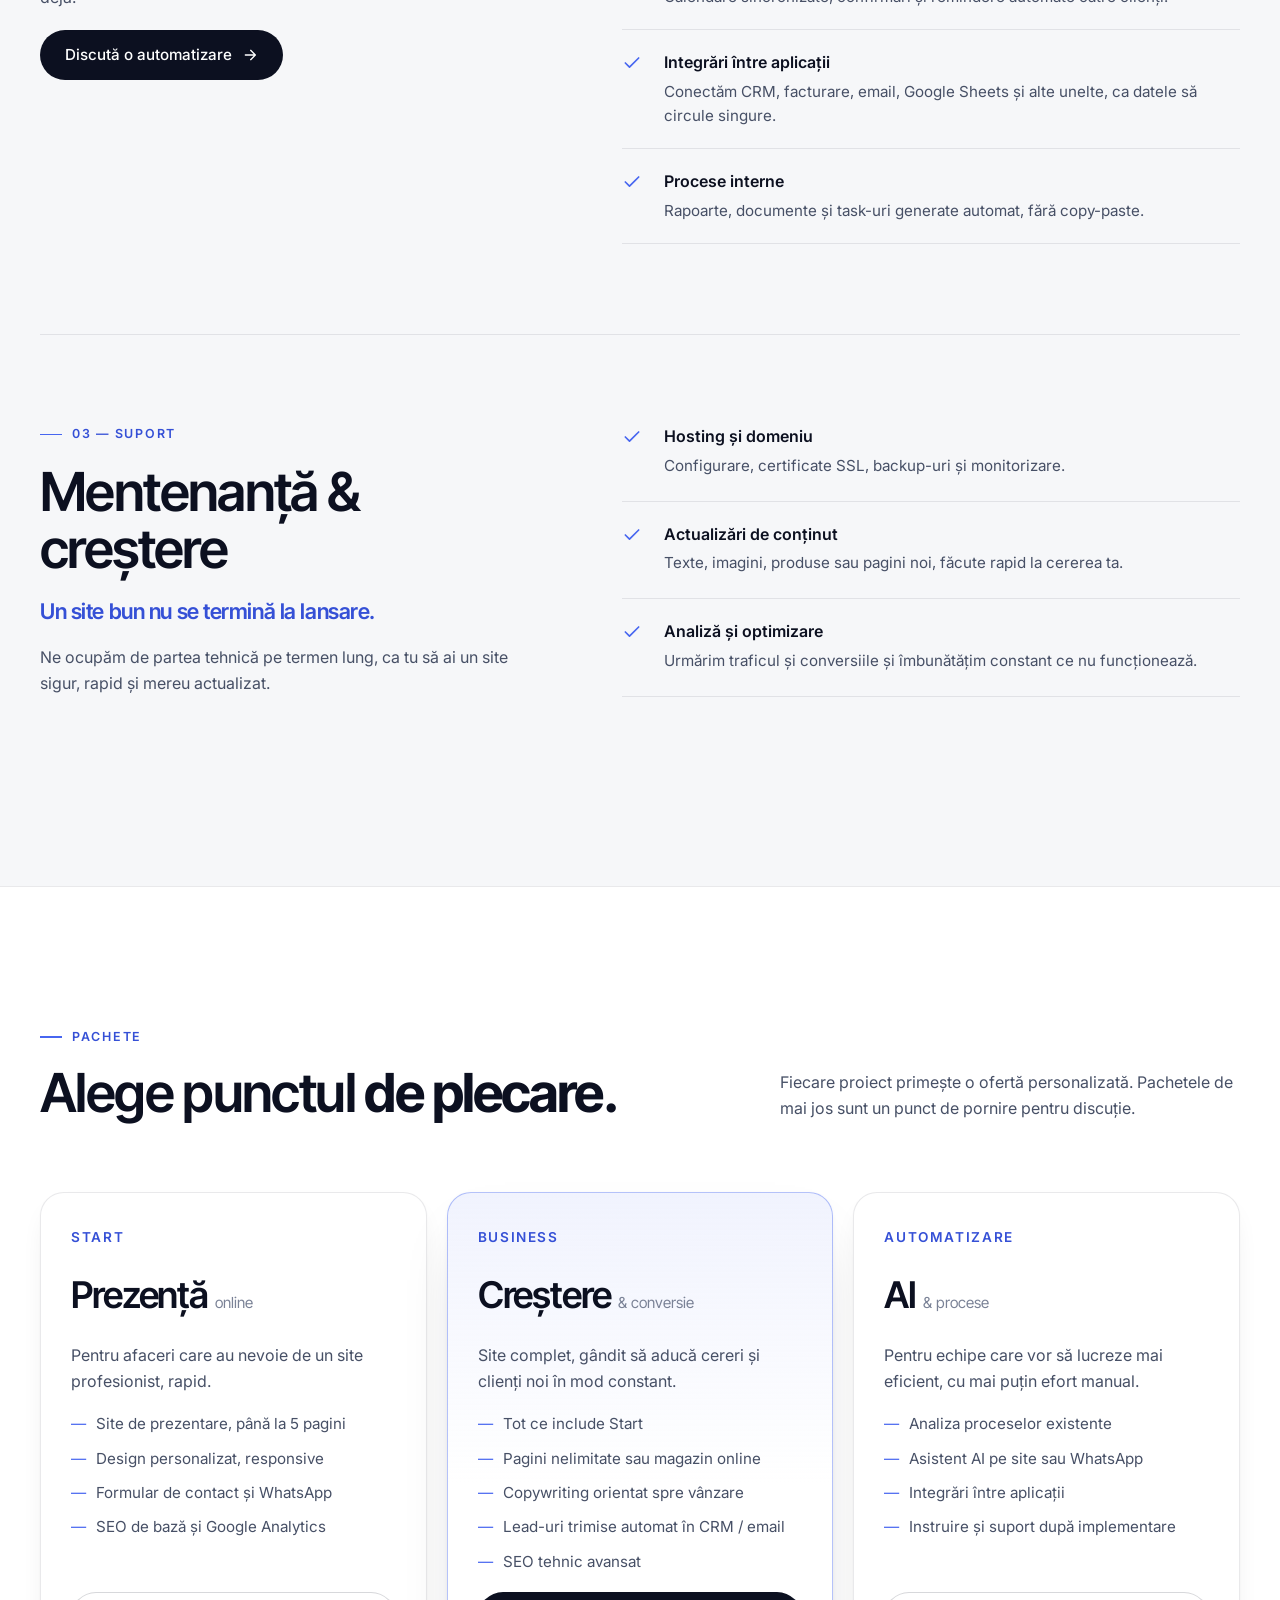
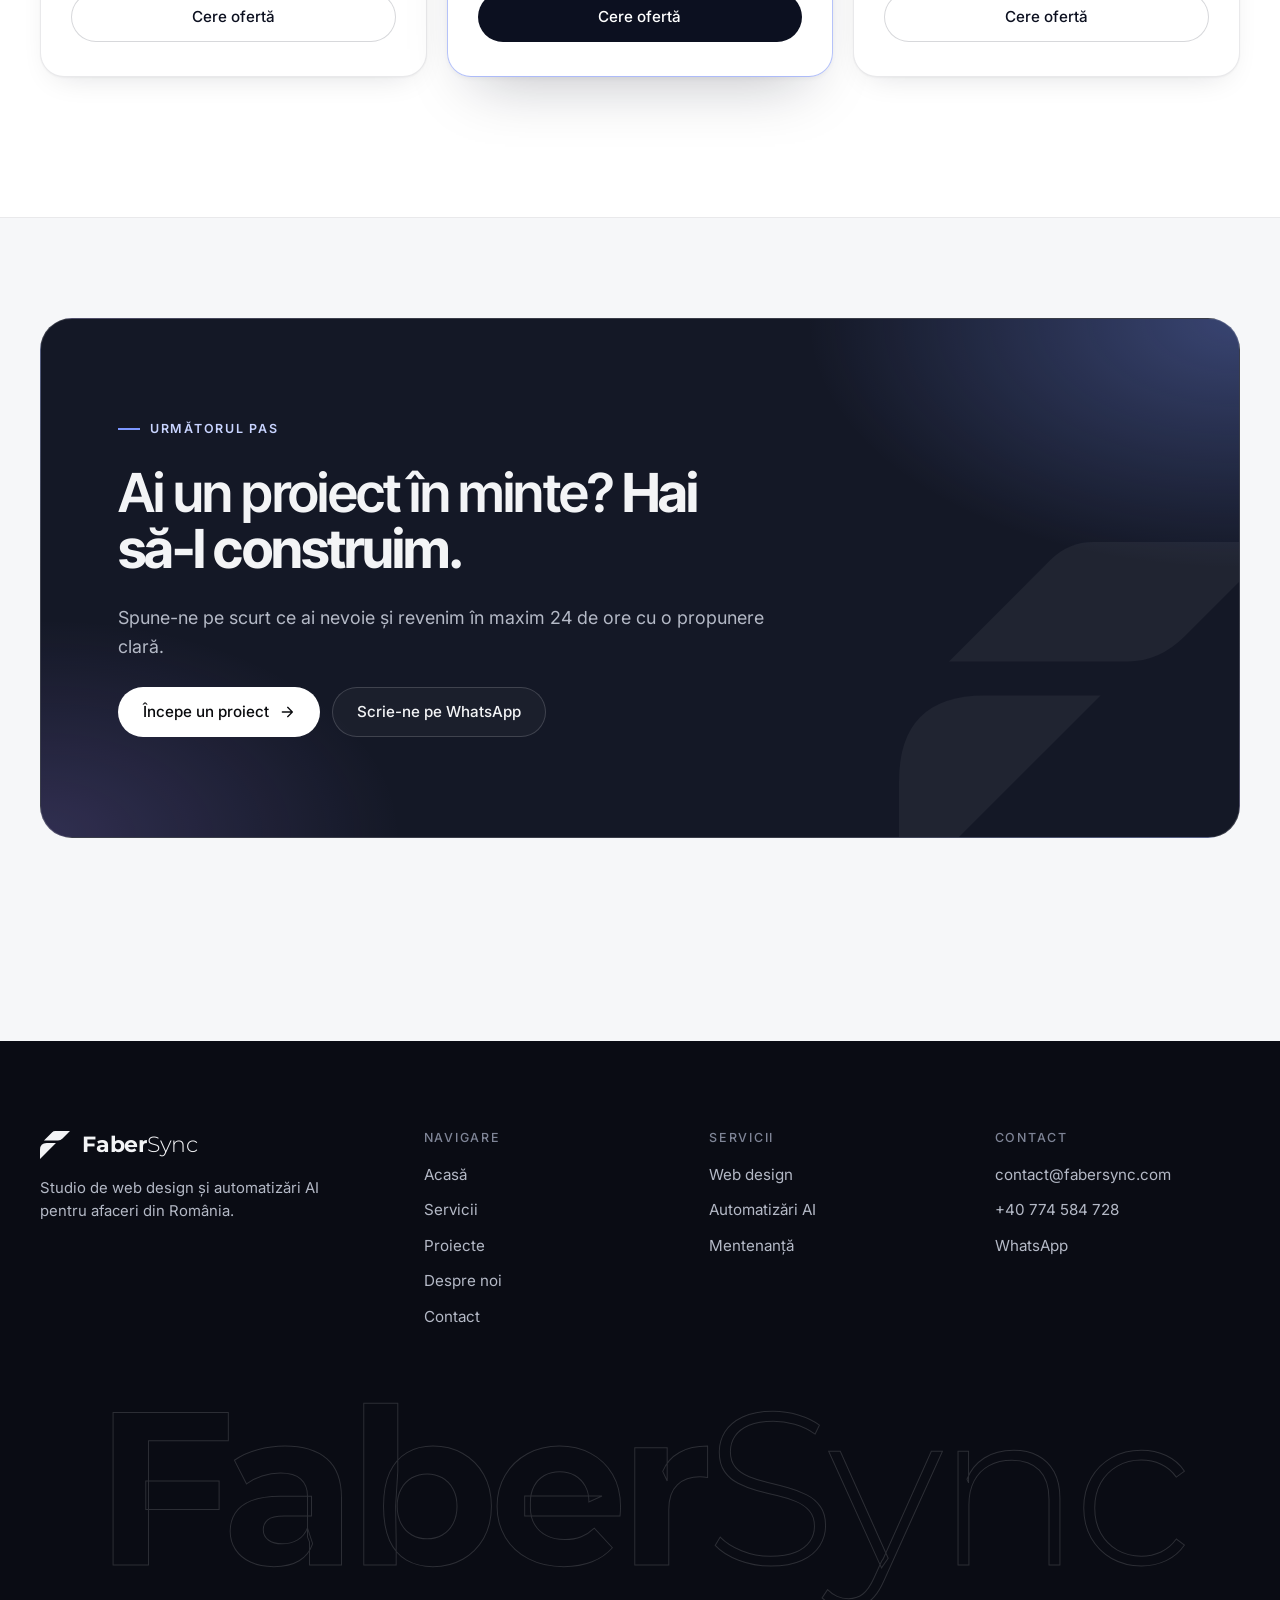
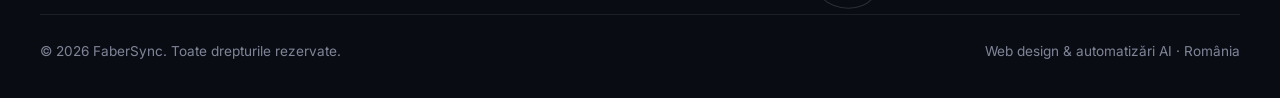
<file: servicii.html>
<!doctype html>
<html lang="ro">
<head>
  <meta charset="utf-8">
  <meta name="viewport" content="width=device-width, initial-scale=1">
  <title>Servicii — Web design & automatizări AI | FaberSync</title>
  <meta name="description" content="Web design, magazine online, landing pages, automatizări AI și mentenanță pentru afaceri din România.">
  <meta property="og:title" content="Servicii — Web design & automatizări AI | FaberSync">
  <meta property="og:description" content="Web design, magazine online, landing pages, automatizări AI și mentenanță pentru afaceri din România.">
  <meta property="og:url" content="https://fabersync.com/servicii.html">
  <meta name="theme-color" content="#ffffff">
  <link rel="icon" href="assets/img/favicon.svg" type="image/svg+xml">
  <link rel="preconnect" href="https://fonts.googleapis.com">
  <link rel="preconnect" href="https://fonts.gstatic.com" crossorigin>
  <link href="https://fonts.googleapis.com/css2?family=Inter+Tight:wght@500;600;700&family=Inter:wght@400;500;600&family=Montserrat:wght@300;700&display=swap" rel="stylesheet">
  <link rel="stylesheet" href="assets/css/styles.css?v=9">
</head>
<body>

  <header class="site-header">
    <div class="container nav">
      <a href="index.html" class="logo" aria-label="FaberSync — Acasă">
        <svg class="logo-symbol" viewBox="0 0 213 199" aria-hidden="true"><path fill="currentColor" d="M28 67 L85 10 Q95 0 109 0 L213 0 L160 53 Q146 67 128 67 Z"/><path fill="currentColor" d="M113 86 L48 86 Q0 86 0 134 L0 199 Z"/></svg>
        <span class="logo-word"><b>Faber</b><span>Sync</span></span>
      </a>
      <nav aria-label="Navigare principală">
        <ul class="nav-links">
          <li><a href="index.html">Acasă</a></li>
          <li><a href="servicii.html" aria-current="page">Servicii</a></li>
          <li><a href="proiecte.html">Proiecte</a></li>
          <li><a href="despre.html">Despre noi</a></li>
          <li><a href="contact.html">Contact</a></li>
        </ul>
      </nav>
      <div class="nav-cta">
        <a href="contact.html" class="btn btn-primary btn-sm">Hai să vorbim
          <svg viewBox="0 0 24 24" fill="none" stroke="currentColor" stroke-width="2" stroke-linecap="round" stroke-linejoin="round"><path d="M5 12h14M13 5l7 7-7 7"/></svg>
        </a>
        <button class="menu-toggle" aria-label="Deschide meniul" aria-expanded="false"><span></span><span></span></button>
      </div>
    </div>
  </header>

  <div class="mobile-menu">
    <a class="m-link" href="index.html">Acasă</a>
    <a class="m-link" href="servicii.html" aria-current="page">Servicii</a>
    <a class="m-link" href="proiecte.html">Proiecte</a>
    <a class="m-link" href="despre.html">Despre noi</a>
    <a class="m-link" href="contact.html">Contact</a>
    <div class="m-contact">
      <a href="mailto:contact@fabersync.com">contact@fabersync.com</a>
      <a href="tel:+40774584728">+40 774 584 728</a>
    </div>
  </div>

  <main>

    <section class="page-hero">
      <div class="hero-bg"><div class="grid-lines"></div><div class="glow g1"></div></div>
      <div class="container">
        <span class="eyebrow reveal">Servicii</span>
        <h1 class="reveal d1">Tot ce îți trebuie pentru a <span class="serif grad">crește online.</span></h1>
        <p class="lead reveal d2">De la primul site până la automatizarea completă a proceselor. Alegi un singur serviciu sau construim totul împreună, cap-coadă.</p>
      </div>
    </section>

    <section class="section-tight">
      <div class="container">

        <div class="service-detail" id="web">
          <div class="left">
            <span class="eyebrow reveal">01 — Web</span>
            <h2 class="reveal d1">Web design &amp; dezvoltare</h2>
            <p class="tagline reveal d2">Prima impresie se face în 3 secunde. Facem ca ele să conteze.</p>
            <p class="reveal d2">Proiectăm și dezvoltăm site-uri personalizate, rapide și ușor de administrat, care arată impecabil pe orice dispozitiv și transformă vizitatorii în clienți.</p>
            <div class="reveal d3"><a href="contact.html" class="btn btn-primary">Cere ofertă pentru site
              <svg viewBox="0 0 24 24" fill="none" stroke="currentColor" stroke-width="2" stroke-linecap="round" stroke-linejoin="round"><path d="M5 12h14M13 5l7 7-7 7"/></svg></a></div>
          </div>
          <ul class="check-list">
            <li class="reveal"><svg viewBox="0 0 24 24" fill="none" stroke="currentColor" stroke-width="2" stroke-linecap="round" stroke-linejoin="round"><path d="M20 6L9 17l-5-5"/></svg><div><strong>Site de prezentare</strong><p>Pagini clare despre firmă, servicii și contact, gândite să inspire încredere și să genereze cereri.</p></div></li>
            <li class="reveal"><svg viewBox="0 0 24 24" fill="none" stroke="currentColor" stroke-width="2" stroke-linecap="round" stroke-linejoin="round"><path d="M20 6L9 17l-5-5"/></svg><div><strong>Magazin online</strong><p>Catalog de produse, plăți cu cardul, curierat și facturare, integrate într-un flux simplu.</p></div></li>
            <li class="reveal"><svg viewBox="0 0 24 24" fill="none" stroke="currentColor" stroke-width="2" stroke-linecap="round" stroke-linejoin="round"><path d="M20 6L9 17l-5-5"/></svg><div><strong>Landing pages</strong><p>Pagini dedicate campaniilor de reclame, optimizate pentru un singur obiectiv: conversia.</p></div></li>
            <li class="reveal"><svg viewBox="0 0 24 24" fill="none" stroke="currentColor" stroke-width="2" stroke-linecap="round" stroke-linejoin="round"><path d="M20 6L9 17l-5-5"/></svg><div><strong>Redesign</strong><p>Îți modernizăm site-ul existent fără să pierzi pozițiile câștigate în Google.</p></div></li>
            <li class="reveal"><svg viewBox="0 0 24 24" fill="none" stroke="currentColor" stroke-width="2" stroke-linecap="round" stroke-linejoin="round"><path d="M20 6L9 17l-5-5"/></svg><div><strong>SEO tehnic</strong><p>Structură corectă, viteză, meta-date și indexare, ca să fii găsit de clienții potriviți.</p></div></li>
          </ul>
        </div>

        <div class="service-detail" id="ai">
          <div class="left">
            <span class="eyebrow reveal">02 — AI</span>
            <h2 class="reveal d1">Automatizări AI</h2>
            <p class="tagline reveal d2">Lasă munca repetitivă în seama sistemelor. Tu te ocupi de afacere.</p>
            <p class="reveal d2">Identificăm sarcinile care îți consumă timp și le automatizăm cu inteligență artificială și integrări între aplicațiile pe care le folosești deja.</p>
            <div class="reveal d3"><a href="contact.html" class="btn btn-primary">Discută o automatizare
              <svg viewBox="0 0 24 24" fill="none" stroke="currentColor" stroke-width="2" stroke-linecap="round" stroke-linejoin="round"><path d="M5 12h14M13 5l7 7-7 7"/></svg></a></div>
          </div>
          <ul class="check-list">
            <li class="reveal"><svg viewBox="0 0 24 24" fill="none" stroke="currentColor" stroke-width="2" stroke-linecap="round" stroke-linejoin="round"><path d="M20 6L9 17l-5-5"/></svg><div><strong>Asistent AI pentru clienți</strong><p>Chatbot pe site sau WhatsApp care răspunde la întrebări, 24/7, în limba română.</p></div></li>
            <li class="reveal"><svg viewBox="0 0 24 24" fill="none" stroke="currentColor" stroke-width="2" stroke-linecap="round" stroke-linejoin="round"><path d="M20 6L9 17l-5-5"/></svg><div><strong>Preluarea automată a lead-urilor</strong><p>Fiecare cerere de pe site sau din reclame ajunge instant în CRM, pe email sau pe telefon.</p></div></li>
            <li class="reveal"><svg viewBox="0 0 24 24" fill="none" stroke="currentColor" stroke-width="2" stroke-linecap="round" stroke-linejoin="round"><path d="M20 6L9 17l-5-5"/></svg><div><strong>Programări și rezervări</strong><p>Calendare sincronizate, confirmări și remindere automate către clienți.</p></div></li>
            <li class="reveal"><svg viewBox="0 0 24 24" fill="none" stroke="currentColor" stroke-width="2" stroke-linecap="round" stroke-linejoin="round"><path d="M20 6L9 17l-5-5"/></svg><div><strong>Integrări între aplicații</strong><p>Conectăm CRM, facturare, email, Google Sheets și alte unelte, ca datele să circule singure.</p></div></li>
            <li class="reveal"><svg viewBox="0 0 24 24" fill="none" stroke="currentColor" stroke-width="2" stroke-linecap="round" stroke-linejoin="round"><path d="M20 6L9 17l-5-5"/></svg><div><strong>Procese interne</strong><p>Rapoarte, documente și task-uri generate automat, fără copy-paste.</p></div></li>
          </ul>
        </div>

        <div class="service-detail" id="mentenanta">
          <div class="left">
            <span class="eyebrow reveal">03 — Suport</span>
            <h2 class="reveal d1">Mentenanță &amp; creștere</h2>
            <p class="tagline reveal d2">Un site bun nu se termină la lansare.</p>
            <p class="reveal d2">Ne ocupăm de partea tehnică pe termen lung, ca tu să ai un site sigur, rapid și mereu actualizat.</p>
          </div>
          <ul class="check-list">
            <li class="reveal"><svg viewBox="0 0 24 24" fill="none" stroke="currentColor" stroke-width="2" stroke-linecap="round" stroke-linejoin="round"><path d="M20 6L9 17l-5-5"/></svg><div><strong>Hosting și domeniu</strong><p>Configurare, certificate SSL, backup-uri și monitorizare.</p></div></li>
            <li class="reveal"><svg viewBox="0 0 24 24" fill="none" stroke="currentColor" stroke-width="2" stroke-linecap="round" stroke-linejoin="round"><path d="M20 6L9 17l-5-5"/></svg><div><strong>Actualizări de conținut</strong><p>Texte, imagini, produse sau pagini noi, făcute rapid la cererea ta.</p></div></li>
            <li class="reveal"><svg viewBox="0 0 24 24" fill="none" stroke="currentColor" stroke-width="2" stroke-linecap="round" stroke-linejoin="round"><path d="M20 6L9 17l-5-5"/></svg><div><strong>Analiză și optimizare</strong><p>Urmărim traficul și conversiile și îmbunătățim constant ce nu funcționează.</p></div></li>
          </ul>
        </div>

      </div>
    </section>

    <section class="section section-alt">
      <div class="container">
        <div class="section-head">
          <div class="titles">
            <span class="eyebrow reveal">Pachete</span>
            <h2 class="reveal d1">Alege punctul <span class="serif">de plecare.</span></h2>
          </div>
          <p class="reveal d2">Fiecare proiect primește o ofertă personalizată. Pachetele de mai jos sunt un punct de pornire pentru discuție.</p>
        </div>
        <div class="plans">
          <div class="plan reveal">
            <span class="plan-name">Start</span>
            <div class="price">Prezență <small>online</small></div>
            <p>Pentru afaceri care au nevoie de un site profesionist, rapid.</p>
            <ul><li>Site de prezentare, până la 5 pagini</li><li>Design personalizat, responsive</li><li>Formular de contact și WhatsApp</li><li>SEO de bază și Google Analytics</li></ul>
            <a href="contact.html" class="btn btn-ghost">Cere ofertă</a>
          </div>
          <div class="plan featured reveal d1">
            <span class="plan-name">Business</span>
            <div class="price">Creștere <small>&amp; conversie</small></div>
            <p>Site complet, gândit să aducă cereri și clienți noi în mod constant.</p>
            <ul><li>Tot ce include Start</li><li>Pagini nelimitate sau magazin online</li><li>Copywriting orientat spre vânzare</li><li>Lead-uri trimise automat în CRM / email</li><li>SEO tehnic avansat</li></ul>
            <a href="contact.html" class="btn btn-primary">Cere ofertă</a>
          </div>
          <div class="plan reveal d2">
            <span class="plan-name">Automatizare</span>
            <div class="price">AI <small>&amp; procese</small></div>
            <p>Pentru echipe care vor să lucreze mai eficient, cu mai puțin efort manual.</p>
            <ul><li>Analiza proceselor existente</li><li>Asistent AI pe site sau WhatsApp</li><li>Integrări între aplicații</li><li>Instruire și suport după implementare</li></ul>
            <a href="contact.html" class="btn btn-ghost">Cere ofertă</a>
          </div>
        </div>
      </div>
    </section>
    <!-- CTA -->
    <section class="section-tight">
      <div class="container">
        <div class="cta theme-dark reveal">
          <svg class="cta-symbol" viewBox="0 0 213 199" aria-hidden="true"><path fill="currentColor" d="M28 67 L85 10 Q95 0 109 0 L213 0 L160 53 Q146 67 128 67 Z"/><path fill="currentColor" d="M113 86 L48 86 Q0 86 0 134 L0 199 Z"/></svg>
          <span class="eyebrow">Următorul pas</span>
          <h2>Ai un proiect în minte? <span class="serif">Hai să-l construim.</span></h2>
          <p class="lead">Spune-ne pe scurt ce ai nevoie și revenim în maxim 24 de ore cu o propunere clară.</p>
          <div class="cta-actions">
            <a href="contact.html" class="btn btn-primary">Începe un proiect
              <svg viewBox="0 0 24 24" fill="none" stroke="currentColor" stroke-width="2" stroke-linecap="round" stroke-linejoin="round"><path d="M5 12h14M13 5l7 7-7 7"/></svg>
            </a>
            <a href="https://wa.me/40774584728" class="btn btn-ghost" target="_blank" rel="noopener">Scrie-ne pe WhatsApp</a>
          </div>
        </div>
      </div>
    </section>

  

  </main>

  <footer class="site-footer theme-dark">
    <div class="container">
      <div class="footer-top">
        <div class="footer-brand">
          <a href="index.html" class="logo" aria-label="FaberSync — Acasă">
            <svg class="logo-symbol" viewBox="0 0 213 199" aria-hidden="true"><path fill="currentColor" d="M28 67 L85 10 Q95 0 109 0 L213 0 L160 53 Q146 67 128 67 Z"/><path fill="currentColor" d="M113 86 L48 86 Q0 86 0 134 L0 199 Z"/></svg>
            <span class="logo-word"><b>Faber</b><span>Sync</span></span>
          </a>
          <p>Studio de web design și automatizări AI pentru afaceri din România.</p>
        </div>
        <div class="footer-col">
          <h4>Navigare</h4>
          <ul>
            <li><a href="index.html">Acasă</a></li>
            <li><a href="servicii.html">Servicii</a></li>
            <li><a href="proiecte.html">Proiecte</a></li>
            <li><a href="despre.html">Despre noi</a></li>
            <li><a href="contact.html">Contact</a></li>
          </ul>
        </div>
        <div class="footer-col">
          <h4>Servicii</h4>
          <ul>
            <li><a href="servicii.html#web">Web design</a></li>
            <li><a href="servicii.html#ai">Automatizări AI</a></li>
            <li><a href="servicii.html#mentenanta">Mentenanță</a></li>
          </ul>
        </div>
        <div class="footer-col">
          <h4>Contact</h4>
          <ul>
            <li><a href="mailto:contact@fabersync.com">contact@fabersync.com</a></li>
            <li><a href="tel:+40774584728">+40 774 584 728</a></li>
            <li><a href="https://wa.me/40774584728" target="_blank" rel="noopener">WhatsApp</a></li>
          </ul>
        </div>
      </div>
      <div class="footer-word" aria-hidden="true"><b>Faber</b><span>Sync</span></div>
      <div class="footer-bottom">
        <span>© <span data-year>2026</span> FaberSync. Toate drepturile rezervate.</span>
        <span>Web design &amp; automatizări AI · România</span>
      </div>
    </div>
  </footer>

  <a href="https://wa.me/40774584728" class="wa-float" target="_blank" rel="noopener" aria-label="Scrie-ne pe WhatsApp">
    <svg viewBox="0 0 24 24" fill="currentColor" aria-hidden="true"><path d="M17.472 14.382c-.297-.149-1.758-.867-2.03-.967-.273-.099-.471-.148-.67.15-.197.297-.767.966-.94 1.164-.173.199-.347.223-.644.075-.297-.15-1.255-.463-2.39-1.475-.883-.788-1.48-1.761-1.653-2.059-.173-.297-.018-.458.13-.606.134-.133.298-.347.446-.52.149-.174.198-.298.298-.497.099-.198.05-.371-.025-.52-.075-.149-.669-1.612-.916-2.207-.242-.579-.487-.5-.669-.51-.173-.008-.371-.01-.57-.01-.198 0-.52.074-.792.372-.272.297-1.04 1.016-1.04 2.479 0 1.462 1.065 2.875 1.213 3.074.149.198 2.096 3.2 5.077 4.487.709.306 1.262.489 1.694.625.712.227 1.36.195 1.871.118.571-.085 1.758-.719 2.006-1.413.248-.694.248-1.289.173-1.413-.074-.124-.272-.198-.57-.347m-5.421 7.403h-.004a9.87 9.87 0 01-5.031-1.378l-.361-.214-3.741.982.998-3.648-.235-.374a9.86 9.86 0 01-1.51-5.26c.001-5.45 4.436-9.884 9.888-9.884 2.64 0 5.122 1.03 6.988 2.898a9.825 9.825 0 012.893 6.994c-.003 5.45-4.437 9.884-9.885 9.884m8.413-18.297A11.815 11.815 0 0012.05 0C5.495 0 .16 5.335.157 11.892c0 2.096.547 4.142 1.588 5.945L.057 24l6.305-1.654a11.882 11.882 0 005.683 1.448h.005c6.554 0 11.89-5.335 11.893-11.893a11.821 11.821 0 00-3.48-8.413z"/></svg>
  </a>

  <script src="assets/js/main.js?v=9"></script>
</body>
</html>
</file>
<file: assets/css/styles.css>
/* ==========================================================
   FaberSync — stiluri globale
   Temă deschisă; secțiunile cu .theme-dark (CTA, footer) sunt închise.
   ========================================================== */

:root {
  --bg: #f6f7f9;
  --bg-2: #ffffff;
  --surface: #ffffff;
  --surface-2: #eef0f5;
  --line: rgba(12, 16, 32, 0.09);
  --line-strong: rgba(12, 16, 32, 0.16);
  --text: #0c1020;
  --text-2: #475066;
  --muted: #7a8296;
  --accent: #4766f0;
  --accent-2: #8b6cf2;
  --accent-soft: rgba(71, 102, 240, 0.09);
  --accent-ink: #3550d6;
  --success: #16a36a;
  --btn-bg: #0c1020;
  --btn-ink: #ffffff;
  --glass: rgba(12, 16, 32, 0.025);
  --glass-2: rgba(12, 16, 32, 0.06);
  --grid-line: rgba(12, 16, 32, 0.05);
  --shadow: 0 1px 2px rgba(12, 16, 32, 0.04), 0 12px 32px -16px rgba(12, 16, 32, 0.16);
  --shadow-lg: 0 2px 4px rgba(12, 16, 32, 0.04), 0 30px 60px -28px rgba(12, 16, 32, 0.28);

  --radius-sm: 10px;
  --radius: 16px;
  --radius-lg: 24px;

  --container: 1200px;
  --gutter: clamp(16px, 4vw, 40px);
  --header-h: 76px;

  --font-sans: "Inter", system-ui, -apple-system, "Segoe UI", sans-serif;
  --font-display: "Inter Tight", "Inter", system-ui, sans-serif;
  --font-serif: "Instrument Serif", Georgia, serif;
  --font-logo: "Montserrat", "Inter", sans-serif;

  --ease: cubic-bezier(0.2, 0.7, 0.2, 1);
}

.theme-dark {
  --bg: #0a0c14;
  --bg-2: #10131d;
  --surface: #141826;
  --surface-2: #1a1f30;
  --line: rgba(255, 255, 255, 0.08);
  --line-strong: rgba(255, 255, 255, 0.16);
  --text: #f3f4f6;
  --text-2: #b4b9c6;
  --muted: #7f8597;
  --accent: #7d97ff;
  --accent-2: #a58bff;
  --accent-soft: rgba(125, 151, 255, 0.14);
  --accent-ink: #c9d4ff;
  --btn-bg: #ffffff;
  --btn-ink: #0a0b0e;
  --glass: rgba(255, 255, 255, 0.03);
  --glass-2: rgba(255, 255, 255, 0.07);
  background: var(--bg);
  color: var(--text);
}

*,
*::before,
*::after { box-sizing: border-box; }

html { scroll-behavior: smooth; -webkit-text-size-adjust: 100%; scroll-padding-top: calc(var(--header-h) + 20px); }

body {
  margin: 0;
  background: var(--bg);
  color: var(--text);
  font-family: var(--font-sans);
  font-size: 16px;
  line-height: 1.6;
  -webkit-font-smoothing: antialiased;
  overflow-x: hidden;
}

img, svg { display: block; max-width: 100%; }
a { color: inherit; text-decoration: none; }
button { font: inherit; color: inherit; }

::selection { background: var(--accent); color: #fff; }

.container {
  width: 100%;
  max-width: calc(var(--container) + var(--gutter) * 2);
  margin: 0 auto;
  padding: 0 var(--gutter);
}

/* ---------- Tipografie ---------- */

h1, h2, h3, h4 {
  font-family: var(--font-display);
  font-weight: 600;
  letter-spacing: -0.03em;
  line-height: 1.05;
  margin: 0;
  color: var(--text);
}

h1 { font-size: clamp(2.6rem, 6.4vw, 5.4rem); }
h2 { font-size: clamp(2rem, 4.2vw, 3.4rem); }
h3 { font-size: clamp(1.25rem, 1.8vw, 1.5rem); letter-spacing: -0.02em; line-height: 1.2; }

/* Cuvintele evidențiate din titluri: bold, în același font cu titlul */
.serif {
  font-family: var(--font-display);
  font-style: normal;
  font-weight: 700;
  letter-spacing: -0.035em;
}

.grad {
  background: linear-gradient(100deg, var(--accent) 0%, var(--accent-2) 100%);
  -webkit-background-clip: text;
  background-clip: text;
  color: transparent;
  padding-right: 0.06em;
}

p { margin: 0; color: var(--text-2); }
.lead { font-size: clamp(1.05rem, 1.4vw, 1.25rem); color: var(--text-2); max-width: 60ch; }

.eyebrow {
  display: inline-flex;
  align-items: center;
  gap: 10px;
  font-size: 0.78rem;
  font-weight: 600;
  letter-spacing: 0.14em;
  text-transform: uppercase;
  color: var(--accent-ink);
}
.eyebrow::before {
  content: "";
  width: 22px;
  height: 1.5px;
  background: var(--accent);
}

/* ---------- Butoane ---------- */

.btn {
  display: inline-flex;
  align-items: center;
  justify-content: center;
  gap: 10px;
  height: 50px;
  padding: 0 24px;
  border-radius: 999px;
  font-size: 0.95rem;
  font-weight: 500;
  border: 1px solid transparent;
  cursor: pointer;
  transition: transform 0.3s var(--ease), background 0.3s var(--ease), border-color 0.3s var(--ease), box-shadow 0.3s var(--ease);
  white-space: nowrap;
}
.btn svg { width: 16px; height: 16px; transition: transform 0.3s var(--ease); }
.btn:hover svg { transform: translateX(3px); }

.btn-primary { background: var(--btn-bg); color: var(--btn-ink); }
.btn-primary:hover { transform: translateY(-2px); box-shadow: 0 12px 28px -12px rgba(12, 16, 32, 0.5); }
.theme-dark .btn-primary:hover { box-shadow: 0 10px 30px -10px rgba(255, 255, 255, 0.45); }

.btn-accent { background: var(--accent); color: #fff; }
.btn-accent:hover { transform: translateY(-2px); box-shadow: 0 12px 28px -10px rgba(71, 102, 240, 0.6); }

.btn-ghost {
  border-color: var(--line-strong);
  color: var(--text);
  background: var(--bg-2);
}
.btn-ghost:hover { border-color: var(--text); }
.theme-dark .btn-ghost { background: var(--glass); }
.theme-dark .btn-ghost:hover { border-color: rgba(255, 255, 255, 0.4); }

.btn-sm { height: 42px; padding: 0 18px; font-size: 0.9rem; }

.link-arrow {
  display: inline-flex;
  align-items: center;
  gap: 8px;
  font-weight: 500;
  color: var(--text);
}
.link-arrow svg { width: 15px; height: 15px; transition: transform 0.3s var(--ease); }
.link-arrow:hover svg { transform: translate(3px, -3px); }

/* ---------- Header ---------- */

.site-header {
  position: fixed;
  inset: 0 0 auto 0;
  z-index: 50;
  background: rgba(255, 255, 255, 0.94);
  backdrop-filter: saturate(160%) blur(14px);
  -webkit-backdrop-filter: saturate(160%) blur(14px);
  border-bottom: 1px solid var(--line);
  transition: box-shadow 0.3s var(--ease);
}
.site-header.scrolled { box-shadow: 0 8px 30px -18px rgba(12, 16, 32, 0.25); }

.nav {
  display: flex;
  align-items: center;
  justify-content: space-between;
  gap: 24px;
  height: var(--header-h);
}

.logo {
  display: inline-flex;
  align-items: center;
  gap: 12px;
  color: var(--text);
  flex-shrink: 0;
}
.logo-symbol { width: 30px; height: auto; flex-shrink: 0; }
.logo-word {
  font-family: var(--font-logo);
  font-size: 1.4rem;
  letter-spacing: -0.01em;
  line-height: 1;
}
.logo-word b { font-weight: 700; }
.logo-word span { font-weight: 300; }

.nav-links {
  display: flex;
  align-items: center;
  gap: 2px;
  list-style: none;
  margin: 0;
  padding: 0;
}
.nav-links a {
  position: relative;
  display: block;
  padding: 8px 14px;
  border-radius: 999px;
  font-size: 0.94rem;
  font-weight: 500;
  color: var(--text-2);
  transition: color 0.25s, background 0.25s;
}
.nav-links a:hover { color: var(--text); background: var(--glass-2); }
.nav-links a[aria-current="page"] { color: var(--text); background: var(--glass-2); }

.nav-cta { display: flex; align-items: center; gap: 12px; flex-shrink: 0; }

.menu-toggle {
  display: none;
  width: 44px;
  height: 44px;
  border-radius: 50%;
  border: 1px solid var(--line-strong);
  background: transparent;
  cursor: pointer;
  position: relative;
}
.menu-toggle span {
  position: absolute;
  left: 13px;
  right: 13px;
  height: 1.5px;
  background: var(--text);
  transition: transform 0.3s var(--ease), top 0.3s var(--ease);
}
.menu-toggle span:nth-child(1) { top: 17px; }
.menu-toggle span:nth-child(2) { top: 25px; }
.menu-open .menu-toggle span:nth-child(1) { top: 21px; transform: rotate(45deg); }
.menu-open .menu-toggle span:nth-child(2) { top: 21px; transform: rotate(-45deg); }

.mobile-menu {
  position: fixed;
  inset: 0;
  z-index: 40;
  background: var(--bg-2);
  padding: calc(var(--header-h) + 30px) var(--gutter) 40px;
  display: flex;
  flex-direction: column;
  gap: 8px;
  opacity: 0;
  visibility: hidden;
  transition: opacity 0.35s var(--ease), visibility 0.35s;
}
.menu-open .mobile-menu { opacity: 1; visibility: visible; }
.mobile-menu a.m-link {
  font-family: var(--font-display);
  font-size: 2.1rem;
  font-weight: 500;
  letter-spacing: -0.03em;
  padding: 6px 0;
  border-bottom: 1px solid var(--line);
  color: var(--text-2);
}
.mobile-menu a.m-link[aria-current="page"] { color: var(--text); }
.mobile-menu .m-contact { margin-top: auto; display: grid; gap: 6px; color: var(--muted); font-size: 0.95rem; }

/* ---------- Secțiuni ---------- */

.section { padding: clamp(80px, 11vw, 140px) 0; position: relative; }
.section-tight { padding: clamp(60px, 8vw, 100px) 0; }
.section-alt { background: var(--bg-2); border-top: 1px solid var(--line); border-bottom: 1px solid var(--line); }
.section-head {
  display: flex;
  flex-wrap: wrap;
  align-items: flex-end;
  justify-content: space-between;
  gap: 24px 40px;
  margin-bottom: clamp(40px, 6vw, 70px);
}
.section-head .titles { display: grid; gap: 18px; max-width: 760px; }
.section-head p { max-width: 46ch; }

.divider { border: 0; border-top: 1px solid var(--line); margin: 0; }

/* ---------- Hero ---------- */

.hero {
  position: relative;
  padding: calc(var(--header-h) + 70px) 0 100px;
  overflow: hidden;
  background: var(--bg-2);
}
.hero-bg {
  position: absolute;
  inset: 0;
  pointer-events: none;
  z-index: 0;
}
.hero-bg .glow {
  position: absolute;
  border-radius: 50%;
  filter: blur(80px);
}
.hero-bg .glow.g1 { width: 640px; height: 640px; background: radial-gradient(circle, rgba(71, 102, 240, 0.22), transparent 65%); top: -240px; right: -140px; }
.hero-bg .glow.g2 { width: 540px; height: 540px; background: radial-gradient(circle, rgba(139, 108, 242, 0.16), transparent 65%); bottom: -280px; left: -180px; }
.hero-bg .grid-lines {
  position: absolute;
  inset: 0;
  background-image:
    linear-gradient(to right, var(--grid-line) 1px, transparent 1px),
    linear-gradient(to bottom, var(--grid-line) 1px, transparent 1px);
  background-size: 80px 80px;
  mask-image: radial-gradient(ellipse 70% 60% at 50% 30%, #000 30%, transparent 75%);
  -webkit-mask-image: radial-gradient(ellipse 70% 60% at 50% 30%, #000 30%, transparent 75%);
}
.hero .container { position: relative; z-index: 1; }

.hero-badge {
  display: inline-flex;
  align-items: center;
  gap: 10px;
  padding: 6px 14px 6px 6px;
  border: 1px solid var(--line-strong);
  border-radius: 999px;
  background: var(--bg-2);
  box-shadow: var(--shadow);
  font-size: 0.85rem;
  color: var(--text-2);
  margin-bottom: 32px;
}
.hero-badge .dot {
  display: inline-flex;
  align-items: center;
  gap: 6px;
  padding: 3px 10px;
  border-radius: 999px;
  background: rgba(22, 163, 106, 0.1);
  color: #0f7a4f;
  font-size: 0.78rem;
  font-weight: 600;
}
.hero-badge .dot::before {
  content: "";
  width: 6px; height: 6px; border-radius: 50%;
  background: var(--success);
  box-shadow: 0 0 0 3px rgba(22, 163, 106, 0.2);
}

.hero h1 { max-width: 15ch; }
.hero .lead { margin-top: 28px; }
.hero-actions { display: flex; flex-wrap: wrap; gap: 12px; margin-top: 40px; }

.hero-meta {
  margin-top: clamp(70px, 9vw, 100px);
  display: grid;
  grid-template-columns: repeat(4, 1fr);
  border-top: 1px solid var(--line);
}
.hero-meta > div {
  padding: 26px 24px 0 0;
  display: grid;
  gap: 4px;
}
.hero-meta strong {
  font-family: var(--font-display);
  font-size: clamp(1.8rem, 3vw, 2.4rem);
  font-weight: 600;
  letter-spacing: -0.03em;
  color: var(--text);
}
.hero-meta span { color: var(--muted); font-size: 0.9rem; }

/* Hero pe două coloane: text + ilustrație */
.hero-grid {
  display: grid;
  grid-template-columns: 1.02fr 1fr;
  gap: clamp(40px, 5vw, 80px);
  align-items: center;
}
.hero-grid h1 { font-size: clamp(2.5rem, 4.7vw, 4.4rem); max-width: 14ch; }

.hero-visual {
  position: relative;
  height: 520px;
  font-family: var(--font-sans);
}
.hv-browser {
  position: absolute;
  top: 40px;
  right: 0;
  width: 92%;
  border-radius: 14px;
  overflow: hidden;
  background: #fff;
  border: 1px solid var(--line);
  box-shadow: var(--shadow-lg);
  animation: hvIn 0.9s var(--ease) 0.2s both;
}
.hv-site { padding: 22px 24px 26px; display: grid; gap: 22px; background: linear-gradient(180deg, #fbfcff, #fff); }
.hv-nav { display: flex; align-items: center; gap: 16px; }
.hv-nav b { width: 70px; height: 9px; border-radius: 3px; background: var(--text); }
.hv-nav span { display: flex; gap: 10px; margin-left: auto; }
.hv-nav span i { width: 34px; height: 5px; border-radius: 3px; background: #d9dce4; }
.hv-nav em { width: 54px; height: 18px; border-radius: 999px; background: var(--text); }
.hv-hero { display: grid; grid-template-columns: 1.1fr 1fr; gap: 22px; align-items: center; padding: 10px 0; }
.hv-lines { display: grid; gap: 9px; }
.hv-lines .t { height: 15px; border-radius: 4px; background: var(--text); }
.hv-lines .t.s { width: 65%; background: linear-gradient(90deg, var(--accent), var(--accent-2)); }
.hv-lines .p { height: 6px; border-radius: 3px; background: #dfe2ea; margin-top: 4px; }
.hv-lines .p.s { width: 75%; margin-top: 0; }
.hv-form {
  display: grid;
  gap: 8px;
  padding: 14px;
  border-radius: 12px;
  border: 1px solid #e6e8ef;
  background: #fff;
  box-shadow: 0 10px 30px -18px rgba(12, 16, 32, 0.35);
}
.hv-input { height: 22px; border-radius: 6px; border: 1px solid #e3e6ed; background: #f7f8fb; }
.hv-btn {
  height: 26px;
  border-radius: 6px;
  background: var(--accent);
  color: #fff;
  font-size: 10px;
  font-weight: 600;
  display: grid;
  place-items: center;
  animation: hvPress 4.5s ease-in-out 1.6s infinite;
}
.hv-cards { display: grid; grid-template-columns: repeat(3, 1fr); gap: 12px; }
.hv-cards i { height: 54px; border-radius: 10px; background: #f1f3f8; border: 1px solid #eceef4; }

.hv-card {
  position: absolute;
  background: rgba(255, 255, 255, 0.96);
  border: 1px solid var(--line);
  border-radius: 16px;
  box-shadow: 0 2px 4px rgba(12, 16, 32, 0.04), 0 24px 48px -20px rgba(12, 16, 32, 0.3);
  backdrop-filter: blur(10px);
  -webkit-backdrop-filter: blur(10px);
}

.hv-lead {
  left: -6%;
  top: 52%;
  width: 300px;
  padding: 16px;
  display: grid;
  gap: 12px;
  animation: hvIn 0.8s var(--ease) 0.9s both, hvFloat 7s ease-in-out 2s infinite;
}
.hv-card-head { display: grid; grid-template-columns: 36px 1fr auto; gap: 12px; align-items: center; }
.hv-ico { width: 36px; height: 36px; border-radius: 10px; display: grid; place-items: center; background: var(--accent-soft); color: var(--accent-ink); }
.hv-ico svg { width: 18px; height: 18px; }
.hv-card small { display: block; font-size: 11px; color: var(--muted); line-height: 1.3; }
.hv-card strong { display: block; font-size: 14px; font-weight: 600; color: var(--text); line-height: 1.35; }
.hv-card-head em { font-style: normal; font-size: 11px; color: var(--muted); align-self: start; }
.hv-lead-row span { display: inline-block; font-size: 12px; color: var(--text-2); padding: 5px 10px; border-radius: 999px; background: var(--surface-2); }
.hv-status {
  display: flex;
  align-items: center;
  gap: 8px;
  font-size: 12px;
  font-weight: 500;
  color: #0f7a4f;
  padding-top: 10px;
  border-top: 1px solid var(--line);
}
.hv-check { width: 18px; height: 18px; border-radius: 50%; background: var(--success); color: #fff; display: grid; place-items: center; flex-shrink: 0; }
.hv-check svg { width: 11px; height: 11px; }
.hv-lead [data-lead-name],
.hv-lead [data-lead-need] { transition: opacity 0.35s var(--ease); }
.hv-lead.swap [data-lead-name],
.hv-lead.swap [data-lead-need] { opacity: 0; }
.hv-lead.pop .hv-check { animation: hvPop 0.5s var(--ease); }

.hv-chat {
  right: -3%;
  bottom: -10px;
  width: 270px;
  padding: 14px;
  display: grid;
  gap: 8px;
  animation: hvIn 0.8s var(--ease) 1.5s both, hvFloat 8s ease-in-out 2.6s infinite reverse;
}
.hv-chat-head { display: flex; align-items: center; gap: 10px; padding-bottom: 8px; border-bottom: 1px solid var(--line); margin-bottom: 2px; }
.hv-ai {
  width: 30px; height: 30px; border-radius: 50%;
  display: grid; place-items: center;
  font-size: 11px; font-weight: 700; color: #fff;
  background: linear-gradient(135deg, var(--accent), var(--accent-2));
}
.hv-chat-head strong { font-size: 13px; }
.hv-chat-head small { display: flex; align-items: center; gap: 5px; }
.hv-chat-head small i { width: 6px; height: 6px; border-radius: 50%; background: var(--success); }
.hv-msg { font-size: 12.5px; line-height: 1.45; padding: 8px 11px; border-radius: 12px; max-width: 88%; }
.hv-msg.them { background: var(--surface-2); color: var(--text); border-bottom-left-radius: 4px; }
.hv-msg.me {
  justify-self: end;
  background: var(--accent);
  color: #fff;
  border-bottom-right-radius: 4px;
  overflow: hidden;
  animation: hvReveal 0.5s var(--ease) 3.6s both;
}
.hv-typing {
  justify-self: end;
  display: flex;
  gap: 4px;
  padding: 0 12px;
  border-radius: 12px;
  background: var(--accent-soft);
  overflow: hidden;
  animation: hvTyping 1.4s ease 2.2s both;
}
.hv-typing i { width: 5px; height: 5px; border-radius: 50%; background: var(--accent); animation: hvDot 1s ease-in-out infinite; }
.hv-typing i:nth-child(2) { animation-delay: 0.15s; }
.hv-typing i:nth-child(3) { animation-delay: 0.3s; }

.hv-sync {
  top: 0;
  right: 6%;
  display: flex;
  align-items: center;
  gap: 10px;
  padding: 10px 14px;
  border-radius: 999px;
  font-size: 13px;
  font-weight: 600;
  color: var(--text);
  animation: hvIn 0.8s var(--ease) 2.1s both;
}
.hv-sync svg { width: 16px; height: auto; color: var(--text); }
.hv-sync i { width: 8px; height: 8px; border-radius: 50%; background: var(--success); animation: hvPulse 2s ease-out infinite; }

@keyframes hvIn { from { opacity: 0; transform: translateY(18px) scale(0.98); } to { opacity: 1; transform: none; } }
@keyframes hvFloat { 0%, 100% { transform: translateY(0); } 50% { transform: translateY(-8px); } }
@keyframes hvPulse { 0% { box-shadow: 0 0 0 0 rgba(22, 163, 106, 0.45); } 100% { box-shadow: 0 0 0 9px rgba(22, 163, 106, 0); } }
@keyframes hvPop { 0% { transform: scale(0.4); } 70% { transform: scale(1.15); } 100% { transform: scale(1); } }
@keyframes hvPress { 0%, 88%, 100% { transform: scale(1); filter: none; } 92% { transform: scale(0.94); filter: brightness(1.15); } }
@keyframes hvDot { 0%, 100% { opacity: 0.3; transform: translateY(0); } 50% { opacity: 1; transform: translateY(-2px); } }
@keyframes hvTyping {
  0% { opacity: 0; max-height: 0; padding-top: 0; padding-bottom: 0; }
  15%, 80% { opacity: 1; max-height: 30px; padding-top: 10px; padding-bottom: 10px; }
  100% { opacity: 0; max-height: 0; padding-top: 0; padding-bottom: 0; margin-top: -8px; }
}
@keyframes hvReveal {
  from { opacity: 0; max-height: 0; padding-top: 0; padding-bottom: 0; transform: translateY(6px); }
  to { opacity: 1; max-height: 90px; transform: none; }
}

@media (prefers-reduced-motion: reduce) {
  .hero-visual *, .hero-visual { animation: none !important; }
  .hv-typing { display: none; }
}

@media (max-width: 1024px) {
  .hero-grid { grid-template-columns: 1fr; }
  .hero-grid h1 { max-width: 16ch; }
  .hero-visual { width: 100%; max-width: 600px; margin: 10px auto 0; height: 500px; }
}

@media (max-width: 640px) {
  .hero-visual { height: 500px; margin-top: 0; }
  .hv-browser { width: 100%; top: 50px; }
  .hv-site { padding: 16px; gap: 16px; }
  .hv-hero { grid-template-columns: 1fr; }
  .hv-form { display: none; }
  .hv-lead { left: 0; top: 126px; width: 255px; padding: 13px; }
  .hv-chat { right: 0; bottom: 0; width: 225px; }
  .hv-sync { right: 0; }
}

/* Page hero (sub-pagini) */
.page-hero {
  padding: calc(var(--header-h) + 90px) 0 70px;
  position: relative;
  overflow: hidden;
  background: var(--bg-2);
  border-bottom: 1px solid var(--line);
}
.page-hero .container { position: relative; z-index: 1; display: grid; gap: 22px; }
.page-hero h1 { font-size: clamp(2.6rem, 6vw, 4.8rem); max-width: 16ch; }
.page-hero + .section-tight,
.page-hero + .section { padding-top: clamp(60px, 7vw, 90px); }

/* ---------- Marquee ---------- */

.marquee {
  border-top: 1px solid var(--line);
  border-bottom: 1px solid var(--line);
  background: var(--bg-2);
  overflow: hidden;
  padding: 22px 0;
  mask-image: linear-gradient(to right, transparent, #000 10%, #000 90%, transparent);
  -webkit-mask-image: linear-gradient(to right, transparent, #000 10%, #000 90%, transparent);
}
.marquee-track {
  display: flex;
  gap: 56px;
  width: max-content;
  animation: marquee 40s linear infinite;
}
.marquee-track span {
  display: inline-flex;
  align-items: center;
  gap: 56px;
  font-family: var(--font-display);
  font-size: 1.15rem;
  font-weight: 500;
  color: var(--muted);
  white-space: nowrap;
}
.marquee-track span::after { content: "✦"; font-size: 0.8rem; color: var(--accent); }
@keyframes marquee { to { transform: translateX(-50%); } }

/* ---------- Carduri servicii ---------- */

.services-grid {
  display: grid;
  grid-template-columns: repeat(2, 1fr);
  gap: 20px;
}
.service-card {
  position: relative;
  padding: clamp(28px, 4vw, 44px);
  border-radius: var(--radius-lg);
  border: 1px solid var(--line);
  background: var(--surface);
  box-shadow: var(--shadow);
  overflow: hidden;
  display: flex;
  flex-direction: column;
  gap: 18px;
  min-height: 420px;
  transition: border-color 0.4s var(--ease), transform 0.4s var(--ease), box-shadow 0.4s var(--ease);
}
.service-card:hover { border-color: var(--line-strong); transform: translateY(-4px); box-shadow: var(--shadow-lg); }
.service-card::after {
  content: "";
  position: absolute;
  width: 380px; height: 380px;
  right: -150px; top: -150px;
  border-radius: 50%;
  background: radial-gradient(circle, rgba(71, 102, 240, 0.12), transparent 70%);
  pointer-events: none;
}
.service-card .num { font-size: 0.85rem; color: var(--muted); font-variant-numeric: tabular-nums; }
.service-card h3 { font-size: clamp(1.6rem, 2.6vw, 2.2rem); letter-spacing: -0.03em; }
.service-card ul {
  list-style: none;
  margin: auto 0 0;
  padding: 0;
  display: flex;
  flex-wrap: wrap;
  gap: 8px;
}
.chip {
  display: inline-flex;
  align-items: center;
  padding: 7px 14px;
  border-radius: 999px;
  border: 1px solid var(--line-strong);
  font-size: 0.83rem;
  color: var(--text-2);
  background: var(--glass);
}

.icon-box {
  width: 52px; height: 52px;
  border-radius: 14px;
  display: grid;
  place-items: center;
  background: var(--accent-soft);
  border: 1px solid rgba(71, 102, 240, 0.2);
  color: var(--accent-ink);
  flex-shrink: 0;
}
.icon-box svg { width: 24px; height: 24px; }

/* ---------- Proces ---------- */

.process {
  display: grid;
  grid-template-columns: repeat(4, 1fr);
  gap: 0;
  border-top: 1px solid var(--line);
}
.step {
  padding: 32px 28px 0 0;
  display: grid;
  gap: 14px;
  align-content: start;
  position: relative;
}
.step::before {
  content: "";
  position: absolute;
  top: -1px; left: 0;
  width: 40px; height: 2px;
  background: var(--accent);
}
.step .n { font-family: var(--font-display); font-weight: 700; letter-spacing: -0.04em; font-size: 2.2rem; color: var(--accent); line-height: 1; }
.step h3 { font-size: 1.25rem; }
.step p { font-size: 0.95rem; }

/* ---------- Proiecte ---------- */

.projects-grid {
  display: grid;
  grid-template-columns: repeat(2, 1fr);
  gap: clamp(20px, 3vw, 32px);
}
.project { display: grid; gap: 18px; }
.project.wide { grid-column: span 2; }
.project.hidden { display: none; }

.project-media {
  position: relative;
  border-radius: var(--radius-lg);
  overflow: hidden;
  border: 1px solid var(--line);
  aspect-ratio: 16 / 11;
  background: var(--p-bg, linear-gradient(135deg, #e3e9ff, #f3f5fc));
  display: grid;
  place-items: center;
  padding: 7% 8% 0;
  align-items: end;
}
.project.wide .project-media { aspect-ratio: 16 / 8; padding: 5% 14% 0; }
.project-media > img { width: 100%; height: 100%; object-fit: cover; position: absolute; inset: 0; }

/* Mockup browser */
.browser {
  width: 100%;
  border-radius: 12px 12px 0 0;
  background: #fff;
  box-shadow: 0 30px 60px -24px rgba(12, 16, 32, 0.4);
  overflow: hidden;
  transform: translateY(6%);
  transition: transform 0.7s var(--ease);
  aspect-ratio: 16 / 10;
  display: flex;
  flex-direction: column;
}
.project:hover .browser { transform: translateY(0); }
.browser-bar {
  height: 26px;
  flex-shrink: 0;
  display: flex;
  align-items: center;
  gap: 6px;
  padding: 0 12px;
  background: #eef0f3;
  border-bottom: 1px solid #e1e4e8;
}
.browser-bar i { width: 8px; height: 8px; border-radius: 50%; background: #d3d6db; }
.browser-bar .url {
  margin-left: 10px;
  height: 14px;
  flex: 1;
  max-width: 40%;
  border-radius: 4px;
  background: #fff;
  font-size: 9px;
  line-height: 14px;
  padding: 0 8px;
  color: #8a8f98;
  font-style: normal;
  overflow: hidden;
  white-space: nowrap;
}
.browser-body {
  flex: 1;
  position: relative;
  background: var(--m-bg, #fff);
  color: var(--m-ink, #111);
  padding: 6% 7%;
  display: flex;
  flex-direction: column;
  gap: 7%;
  overflow: hidden;
}
.mk-nav { display: flex; justify-content: space-between; align-items: center; }
.mk-nav b { width: 18%; height: 7px; border-radius: 3px; background: currentColor; opacity: 0.85; }
.mk-nav span { display: flex; gap: 8px; width: 40%; justify-content: flex-end; }
.mk-nav span i { flex: 1; height: 4px; border-radius: 2px; background: currentColor; opacity: 0.3; }
.mk-hero { display: grid; grid-template-columns: 1.2fr 1fr; gap: 8%; align-items: center; flex: 1; }
.mk-text { display: grid; gap: 7px; }
.mk-text .t { height: 12px; border-radius: 3px; background: currentColor; }
.mk-text .t.s { width: 70%; }
.mk-text .p { height: 4px; border-radius: 2px; background: currentColor; opacity: 0.3; }
.mk-text .p.s { width: 80%; }
.mk-text .b { margin-top: 6px; width: 34%; height: 13px; border-radius: 999px; background: var(--m-acc, #4766f0); }
.mk-img { height: 100%; min-height: 60px; border-radius: 8px; background: var(--m-img, linear-gradient(135deg, #4766f0, #8b6cf2)); }
.mk-row { display: grid; grid-template-columns: repeat(3, 1fr); gap: 6%; }
.mk-row i { height: 28px; border-radius: 6px; background: currentColor; opacity: 0.08; }

.mk-chat { display: flex; flex-direction: column; gap: 8px; flex: 1; justify-content: flex-end; }
.mk-chat i { height: 16px; border-radius: 10px; background: currentColor; opacity: 0.1; width: 55%; }
.mk-chat i.me { align-self: flex-end; background: var(--m-acc); opacity: 1; width: 42%; }
.mk-chat i.l { width: 68%; height: 26px; }

.project-info {
  display: flex;
  justify-content: space-between;
  align-items: flex-start;
  gap: 20px;
}
.project-info h3 { font-size: 1.35rem; margin-bottom: 4px; }
.project-info p { font-size: 0.93rem; color: var(--muted); }
.project-tags { display: flex; flex-wrap: wrap; gap: 6px; justify-content: flex-end; }
.project-tags .chip { padding: 5px 11px; font-size: 0.78rem; }

.placeholder-tag {
  position: absolute;
  top: 16px; left: 16px;
  z-index: 2;
  padding: 5px 10px;
  border-radius: 999px;
  font-size: 0.72rem;
  font-weight: 600;
  letter-spacing: 0.04em;
  background: rgba(255, 255, 255, 0.85);
  border: 1px solid var(--line);
  color: var(--text-2);
  backdrop-filter: blur(6px);
}

.filters { display: flex; flex-wrap: wrap; gap: 8px; margin-bottom: 40px; }
.filter-btn {
  height: 40px;
  padding: 0 18px;
  border-radius: 999px;
  border: 1px solid var(--line-strong);
  background: var(--bg-2);
  color: var(--text-2);
  cursor: pointer;
  font-size: 0.9rem;
  font-weight: 500;
  transition: all 0.25s var(--ease);
}
.filter-btn:hover { color: var(--text); border-color: var(--text); }
.filter-btn.active { background: var(--btn-bg); color: var(--btn-ink); border-color: var(--btn-bg); }
.filter-btn sup { font-size: 0.7em; margin-left: 4px; opacity: 0.6; }

/* ---------- Beneficii / features ---------- */

.feature-grid {
  display: grid;
  grid-template-columns: repeat(3, 1fr);
  border: 1px solid var(--line);
  border-radius: var(--radius-lg);
  overflow: hidden;
  background: var(--bg-2);
  box-shadow: var(--shadow);
}
.feature {
  padding: clamp(26px, 3vw, 38px);
  display: grid;
  gap: 14px;
  align-content: start;
  border-right: 1px solid var(--line);
  border-bottom: 1px solid var(--line);
}
.feature:nth-child(3n) { border-right: 0; }
.feature:nth-last-child(-n + 3) { border-bottom: 0; }
.feature h3 { font-size: 1.15rem; }
.feature p { font-size: 0.95rem; }

/* ---------- Split layout ---------- */

.split {
  display: grid;
  grid-template-columns: 1fr 1.1fr;
  gap: clamp(40px, 7vw, 100px);
  align-items: start;
}
.sticky { position: sticky; top: calc(var(--header-h) + 40px); display: grid; gap: 22px; }

/* ---------- Detaliu servicii ---------- */

.service-detail {
  display: grid;
  grid-template-columns: 0.9fr 1.1fr;
  gap: clamp(32px, 6vw, 90px);
  padding: clamp(50px, 7vw, 90px) 0;
  border-top: 1px solid var(--line);
}
.service-detail:first-of-type { border-top: 0; padding-top: 0; }
.service-detail .left { display: grid; gap: 20px; align-content: start; }
.service-detail .tagline { font-family: var(--font-display); font-weight: 600; letter-spacing: -0.02em; font-size: 1.35rem; line-height: 1.3; color: var(--accent-ink); }
.check-list { list-style: none; margin: 0; padding: 0; display: grid; }
.check-list li {
  display: grid;
  grid-template-columns: 28px 1fr;
  gap: 14px;
  padding: 20px 0;
  border-bottom: 1px solid var(--line);
}
.check-list li:first-child { padding-top: 0; }
.check-list li svg { width: 20px; height: 20px; color: var(--accent); margin-top: 3px; }
.check-list strong { display: block; font-weight: 600; margin-bottom: 4px; color: var(--text); }
.check-list p { font-size: 0.95rem; }

/* ---------- Pachete ---------- */

.plans { display: grid; grid-template-columns: repeat(3, 1fr); gap: 20px; }
.plan {
  border: 1px solid var(--line);
  border-radius: var(--radius-lg);
  padding: 34px 30px;
  background: var(--bg-2);
  box-shadow: var(--shadow);
  display: flex;
  flex-direction: column;
  gap: 18px;
}
.plan.featured {
  background: linear-gradient(180deg, rgba(71, 102, 240, 0.08), var(--bg-2) 60%);
  border-color: rgba(71, 102, 240, 0.4);
  box-shadow: var(--shadow-lg);
}
.plan .plan-name { font-size: 0.85rem; font-weight: 600; letter-spacing: 0.12em; text-transform: uppercase; color: var(--accent-ink); }
.plan .price { font-family: var(--font-display); font-size: 2.3rem; font-weight: 600; letter-spacing: -0.03em; color: var(--text); }
.plan .price small { font-size: 0.95rem; font-weight: 400; color: var(--muted); letter-spacing: 0; }
.plan ul { list-style: none; padding: 0; margin: 0; display: grid; gap: 10px; font-size: 0.95rem; color: var(--text-2); }
.plan li { display: flex; gap: 10px; }
.plan li::before { content: "—"; color: var(--accent); }
.plan .btn { margin-top: auto; }

/* ---------- Despre ---------- */

.team { display: grid; grid-template-columns: repeat(2, 1fr); gap: 20px; }
.member {
  border: 1px solid var(--line);
  border-radius: var(--radius-lg);
  overflow: hidden;
  background: var(--bg-2);
  box-shadow: var(--shadow);
}
.member-photo {
  aspect-ratio: 4 / 3.4;
  background:
    radial-gradient(circle at 50% 38%, rgba(12, 16, 32, 0.08) 0 16%, transparent 16.5%),
    radial-gradient(ellipse 34% 30% at 50% 88%, rgba(12, 16, 32, 0.07) 0 99%, transparent 100%),
    linear-gradient(160deg, #e4e9fb, #f4f5f9);
  position: relative;
}
.member-info { padding: 26px 28px 30px; display: grid; gap: 6px; }
.member-info h3 { font-size: 1.4rem; }
.member-info .role { color: var(--accent-ink); font-size: 0.9rem; font-weight: 500; }

.values { display: grid; grid-template-columns: repeat(2, 1fr); gap: 0; border-top: 1px solid var(--line); }
.value { padding: 34px 34px 34px 0; border-bottom: 1px solid var(--line); display: grid; gap: 10px; }
.value:nth-child(odd) { border-right: 1px solid var(--line); }
.value:nth-child(even) { padding-left: 34px; padding-right: 0; }
.value h3 { font-size: 1.3rem; }

.quote-block {
  font-family: var(--font-display);
  font-size: clamp(1.6rem, 3.2vw, 2.6rem);
  font-weight: 500;
  letter-spacing: -0.03em;
  line-height: 1.2;
  color: var(--text);
  max-width: 26ch;
}

/* ---------- Contact ---------- */

.contact-layout {
  display: grid;
  grid-template-columns: 0.85fr 1.15fr;
  gap: clamp(30px, 5vw, 70px);
  align-items: start;
}
.contact-cards { display: grid; gap: 14px; }
.contact-card {
  display: grid;
  grid-template-columns: 52px 1fr auto;
  align-items: center;
  gap: 18px;
  padding: 22px;
  border: 1px solid var(--line);
  border-radius: var(--radius);
  background: var(--bg-2);
  box-shadow: var(--shadow);
  transition: border-color 0.3s var(--ease), transform 0.3s var(--ease);
}
a.contact-card:hover { border-color: var(--line-strong); transform: translateY(-2px); }
.contact-card small { display: block; color: var(--muted); font-size: 0.78rem; font-weight: 600; letter-spacing: 0.08em; text-transform: uppercase; margin-bottom: 2px; }
.contact-card strong { font-weight: 600; font-size: 1.05rem; word-break: break-word; color: var(--text); }
.contact-card > svg { width: 18px; height: 18px; color: var(--muted); }
.contact-card .icon-box.wa { background: rgba(37, 211, 102, 0.1); border-color: rgba(37, 211, 102, 0.3); color: #149c4b; }

.form-card {
  border: 1px solid var(--line);
  border-radius: var(--radius-lg);
  background: var(--bg-2);
  box-shadow: var(--shadow-lg);
  padding: clamp(26px, 4vw, 44px);
}
.form-card h2 { font-size: clamp(1.6rem, 2.6vw, 2.1rem); margin-bottom: 8px; }
.form-grid { display: grid; grid-template-columns: 1fr 1fr; gap: 16px; margin-top: 30px; }
.field { display: grid; gap: 8px; }
.field.full { grid-column: 1 / -1; }
.field label { font-size: 0.85rem; color: var(--text); font-weight: 500; }
.field input,
.field select,
.field textarea {
  width: 100%;
  font: inherit;
  font-size: 0.95rem;
  color: var(--text);
  background: var(--bg);
  border: 1px solid var(--line-strong);
  border-radius: 12px;
  padding: 14px 16px;
  outline: none;
  transition: border-color 0.25s, background 0.25s, box-shadow 0.25s;
}
.field textarea { min-height: 140px; resize: vertical; }
.field select { appearance: none; background-image: url("data:image/svg+xml,%3Csvg xmlns='http://www.w3.org/2000/svg' width='12' height='8' fill='none' stroke='%237a8296' stroke-width='1.6'%3E%3Cpath d='M1 1l5 5 5-5'/%3E%3C/svg%3E"); background-repeat: no-repeat; background-position: right 16px center; padding-right: 40px; }
.field input::placeholder,
.field textarea::placeholder { color: var(--muted); }
.field input:focus,
.field select:focus,
.field textarea:focus { border-color: var(--accent); background: var(--bg-2); box-shadow: 0 0 0 4px rgba(71, 102, 240, 0.12); }

.pill-options { display: flex; flex-wrap: wrap; gap: 8px; position: relative; }
.pill-options input { position: absolute; opacity: 0; pointer-events: none; }
.pill-options label {
  padding: 9px 16px;
  border-radius: 999px;
  border: 1px solid var(--line-strong);
  font-size: 0.88rem;
  color: var(--text-2);
  cursor: pointer;
  transition: all 0.2s var(--ease);
}
.pill-options label:hover { border-color: var(--text); }
.pill-options input:checked + label { background: var(--btn-bg); color: var(--btn-ink); border-color: var(--btn-bg); }
.pill-options input:focus-visible + label { box-shadow: 0 0 0 3px rgba(71, 102, 240, 0.35); }

.consent { display: flex; gap: 12px; align-items: flex-start; font-size: 0.85rem; color: var(--muted); }
.consent input { margin-top: 4px; accent-color: var(--accent); }
.form-footer { display: flex; flex-wrap: wrap; align-items: center; justify-content: space-between; gap: 16px; grid-column: 1 / -1; margin-top: 8px; }
.form-status { font-size: 0.9rem; color: var(--success); display: none; }
.form-status.show { display: block; }

.faq { display: grid; border-top: 1px solid var(--line); }
.faq details { border-bottom: 1px solid var(--line); }
.faq summary {
  list-style: none;
  cursor: pointer;
  padding: 24px 0;
  display: flex;
  justify-content: space-between;
  gap: 20px;
  font-family: var(--font-display);
  font-size: 1.15rem;
  font-weight: 500;
  letter-spacing: -0.02em;
  color: var(--text);
}
.faq summary::-webkit-details-marker { display: none; }
.faq summary::after { content: "+"; font-weight: 300; font-size: 1.5rem; line-height: 1; color: var(--muted); transition: transform 0.3s var(--ease); }
.faq details[open] summary::after { transform: rotate(45deg); }
.faq details p { padding: 0 0 24px; max-width: 70ch; }

/* ---------- CTA ---------- */

.cta {
  position: relative;
  border-radius: 32px;
  overflow: hidden;
  border: 1px solid var(--line-strong);
  padding: clamp(50px, 8vw, 100px) clamp(24px, 6vw, 80px);
  background:
    radial-gradient(ellipse 60% 80% at 100% 0%, rgba(125, 151, 255, 0.35), transparent 60%),
    radial-gradient(ellipse 50% 70% at 0% 100%, rgba(165, 139, 255, 0.2), transparent 60%),
    var(--surface);
  display: grid;
  gap: 26px;
  justify-items: start;
}
.cta h2 { max-width: 18ch; }
.cta .cta-symbol {
  position: absolute;
  right: -40px;
  bottom: -60px;
  width: clamp(200px, 30vw, 380px);
  color: rgba(255, 255, 255, 0.05);
  pointer-events: none;
}
.cta-actions { display: flex; flex-wrap: wrap; gap: 12px; }

/* ---------- Footer ---------- */

.site-footer { padding: 90px 0 36px; margin-top: clamp(60px, 8vw, 110px); }
.footer-top {
  display: grid;
  grid-template-columns: 1.4fr repeat(3, 1fr);
  gap: 40px;
}
.footer-brand { display: grid; gap: 18px; align-content: start; max-width: 320px; }
.footer-brand p { font-size: 0.93rem; }
.footer-col h4 {
  font-family: var(--font-sans);
  font-size: 0.78rem;
  font-weight: 500;
  letter-spacing: 0.14em;
  text-transform: uppercase;
  color: var(--muted);
  margin-bottom: 18px;
}
.footer-col ul { list-style: none; padding: 0; margin: 0; display: grid; gap: 10px; }
.footer-col a { color: var(--text-2); font-size: 0.95rem; transition: color 0.2s; }
.footer-col a:hover { color: var(--text); }
.footer-bottom {
  display: flex;
  flex-wrap: wrap;
  justify-content: space-between;
  gap: 16px;
  margin-top: 40px;
  padding-top: 26px;
  border-top: 1px solid var(--line);
  font-size: 0.85rem;
  color: var(--muted);
}
.footer-word {
  font-family: var(--font-logo);
  font-size: clamp(4rem, 17vw, 15rem);
  line-height: 0.8;
  letter-spacing: -0.04em;
  margin-top: 70px;
  color: transparent;
  -webkit-text-stroke: 1px rgba(255, 255, 255, 0.14);
  white-space: nowrap;
  user-select: none;
  text-align: center;
}
.footer-word b { font-weight: 700; }
.footer-word span { font-weight: 300; }

/* WhatsApp plutitor */
.wa-float {
  position: fixed;
  right: 20px;
  bottom: 20px;
  z-index: 30;
  width: 56px;
  height: 56px;
  border-radius: 50%;
  display: grid;
  place-items: center;
  background: #25d366;
  color: #fff;
  box-shadow: 0 12px 30px -8px rgba(37, 211, 102, 0.55);
  transition: transform 0.3s var(--ease);
}
.wa-float:hover { transform: scale(1.07); }
.wa-float svg { width: 28px; height: 28px; }

/* ---------- Animații reveal ---------- */

.reveal { opacity: 0; transform: translateY(26px); transition: opacity 0.9s var(--ease), transform 0.9s var(--ease); }
.reveal.in { opacity: 1; transform: none; }
.reveal.d1 { transition-delay: 0.08s; }
.reveal.d2 { transition-delay: 0.16s; }
.reveal.d3 { transition-delay: 0.24s; }

@media (prefers-reduced-motion: reduce) {
  .reveal { opacity: 1; transform: none; transition: none; }
  .marquee-track { animation: none; }
  html { scroll-behavior: auto; }
}

/* ---------- Responsive ---------- */

@media (max-width: 1080px) {
  .nav-cta .btn { display: none; }
}

@media (max-width: 1024px) {
  .footer-top { grid-template-columns: 1fr 1fr; }
  .footer-brand { grid-column: 1 / -1; max-width: none; }
  .process { grid-template-columns: repeat(2, 1fr); gap: 40px 0; }
  .feature-grid { grid-template-columns: repeat(2, 1fr); }
  .feature:nth-child(3n) { border-right: 1px solid var(--line); }
  .feature:nth-child(2n) { border-right: 0; }
  .feature:nth-last-child(-n + 3) { border-bottom: 1px solid var(--line); }
  .feature:nth-last-child(-n + 2) { border-bottom: 0; }
  .plans { grid-template-columns: 1fr; max-width: 560px; }
}

@media (max-width: 900px) {
  .nav-links a { padding: 8px 10px; font-size: 0.9rem; }
  .services-grid, .split, .service-detail, .contact-layout, .team { grid-template-columns: 1fr; }
  .sticky { position: static; }
  .hero-meta { grid-template-columns: repeat(2, 1fr); }
  .hero-meta > div:nth-child(n + 3) { padding-top: 22px; }
  .projects-grid { grid-template-columns: 1fr; }
  .project.wide { grid-column: auto; }
  .project.wide .project-media { aspect-ratio: 16 / 11; padding: 7% 8% 0; }
  .service-card { min-height: 0; }
}

/* Meniul restrâns apare doar pe telefoane, unde linkurile nu mai încap în bară */
@media (max-width: 640px) {
  :root { --header-h: 68px; }
  .nav-links { display: none; }
  .menu-toggle { display: block; }
  .hero { padding: calc(var(--header-h) + 60px) 0 70px; }
  .page-hero { padding: calc(var(--header-h) + 60px) 0 50px; }
  .process, .feature-grid, .values { grid-template-columns: 1fr; }
  .feature { border-right: 0 !important; border-bottom: 1px solid var(--line) !important; }
  .feature:last-child { border-bottom: 0 !important; }
  .value, .value:nth-child(even) { padding: 28px 0; border-right: 0; }
  .form-grid { grid-template-columns: 1fr; }
  .footer-top { grid-template-columns: 1fr 1fr; }
  .project-info { flex-direction: column; gap: 10px; }
  .project-tags { justify-content: flex-start; }
  .contact-card { grid-template-columns: 46px 1fr; padding: 18px; }
  .contact-card > svg { display: none; }
  .contact-card .icon-box { width: 46px; height: 46px; }
  .logo-word { font-size: 1.25rem; }
  .logo-symbol { width: 26px; }
}
</file>
